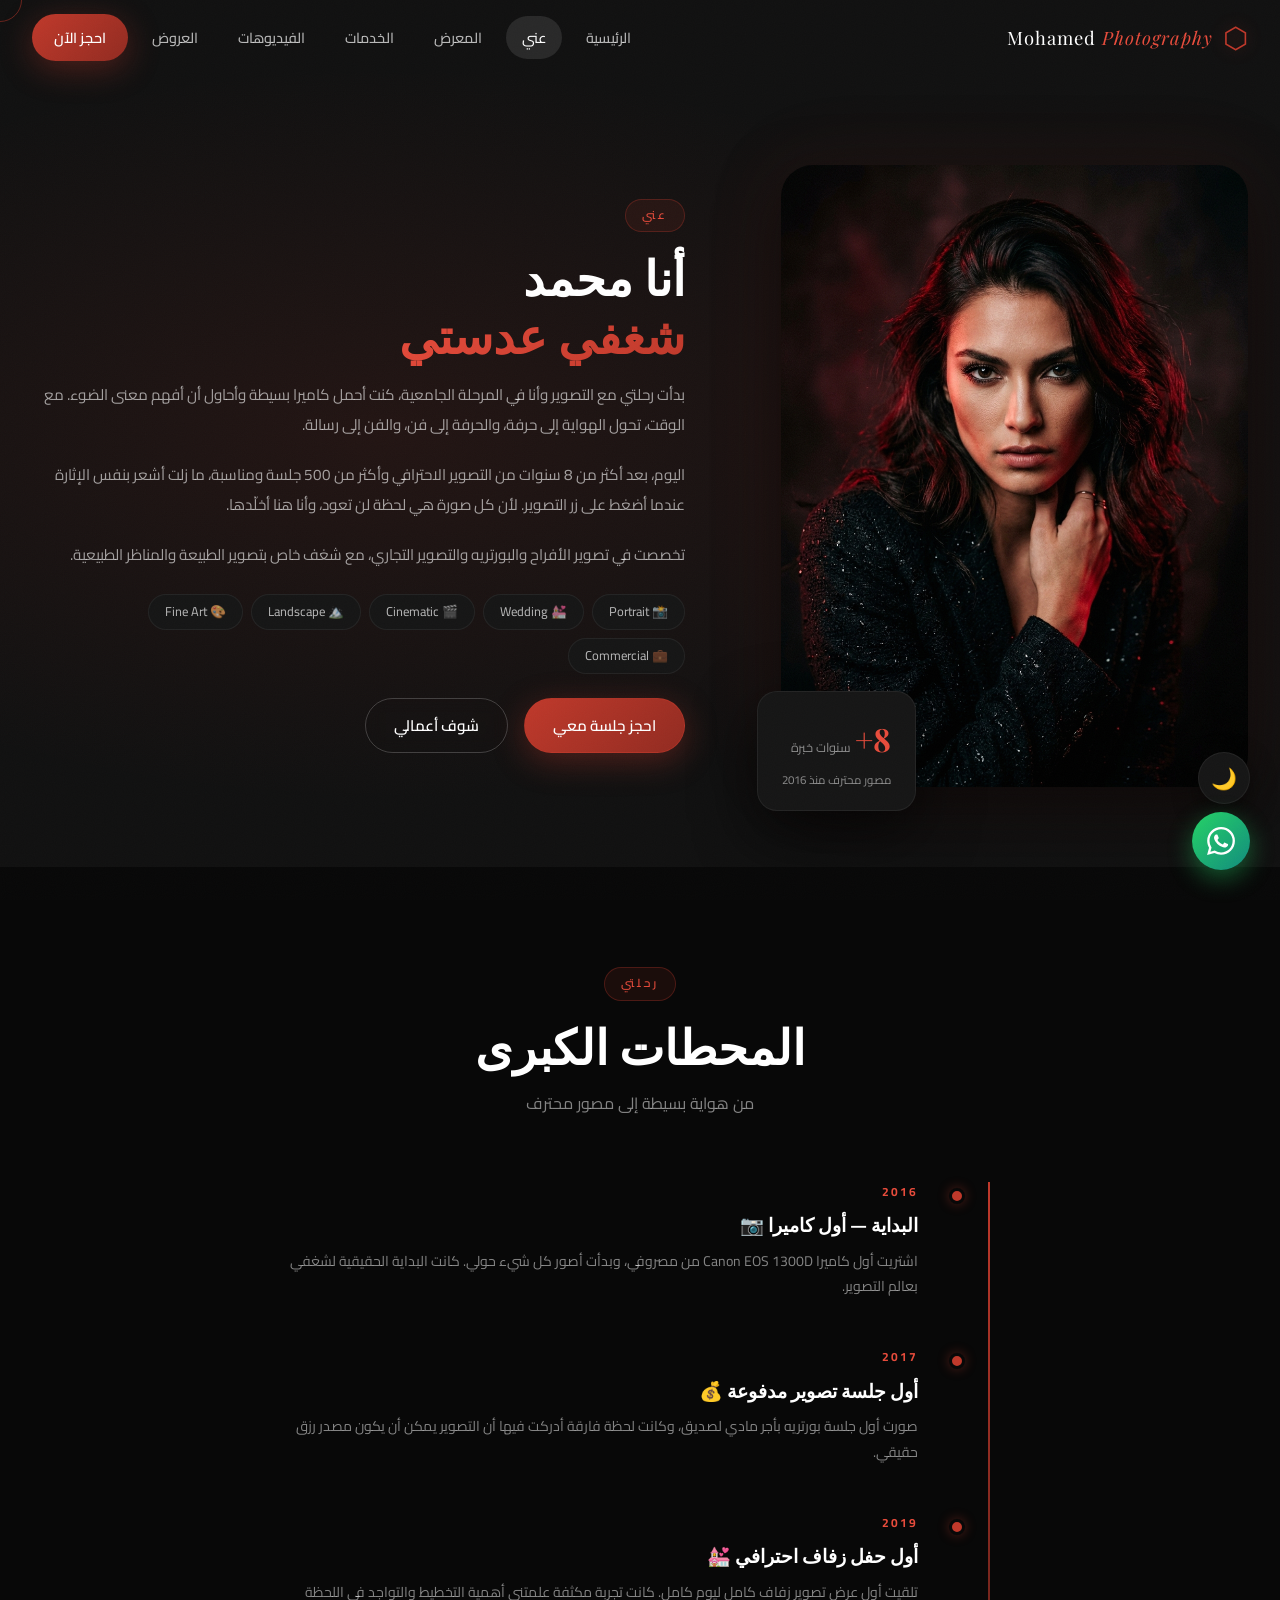
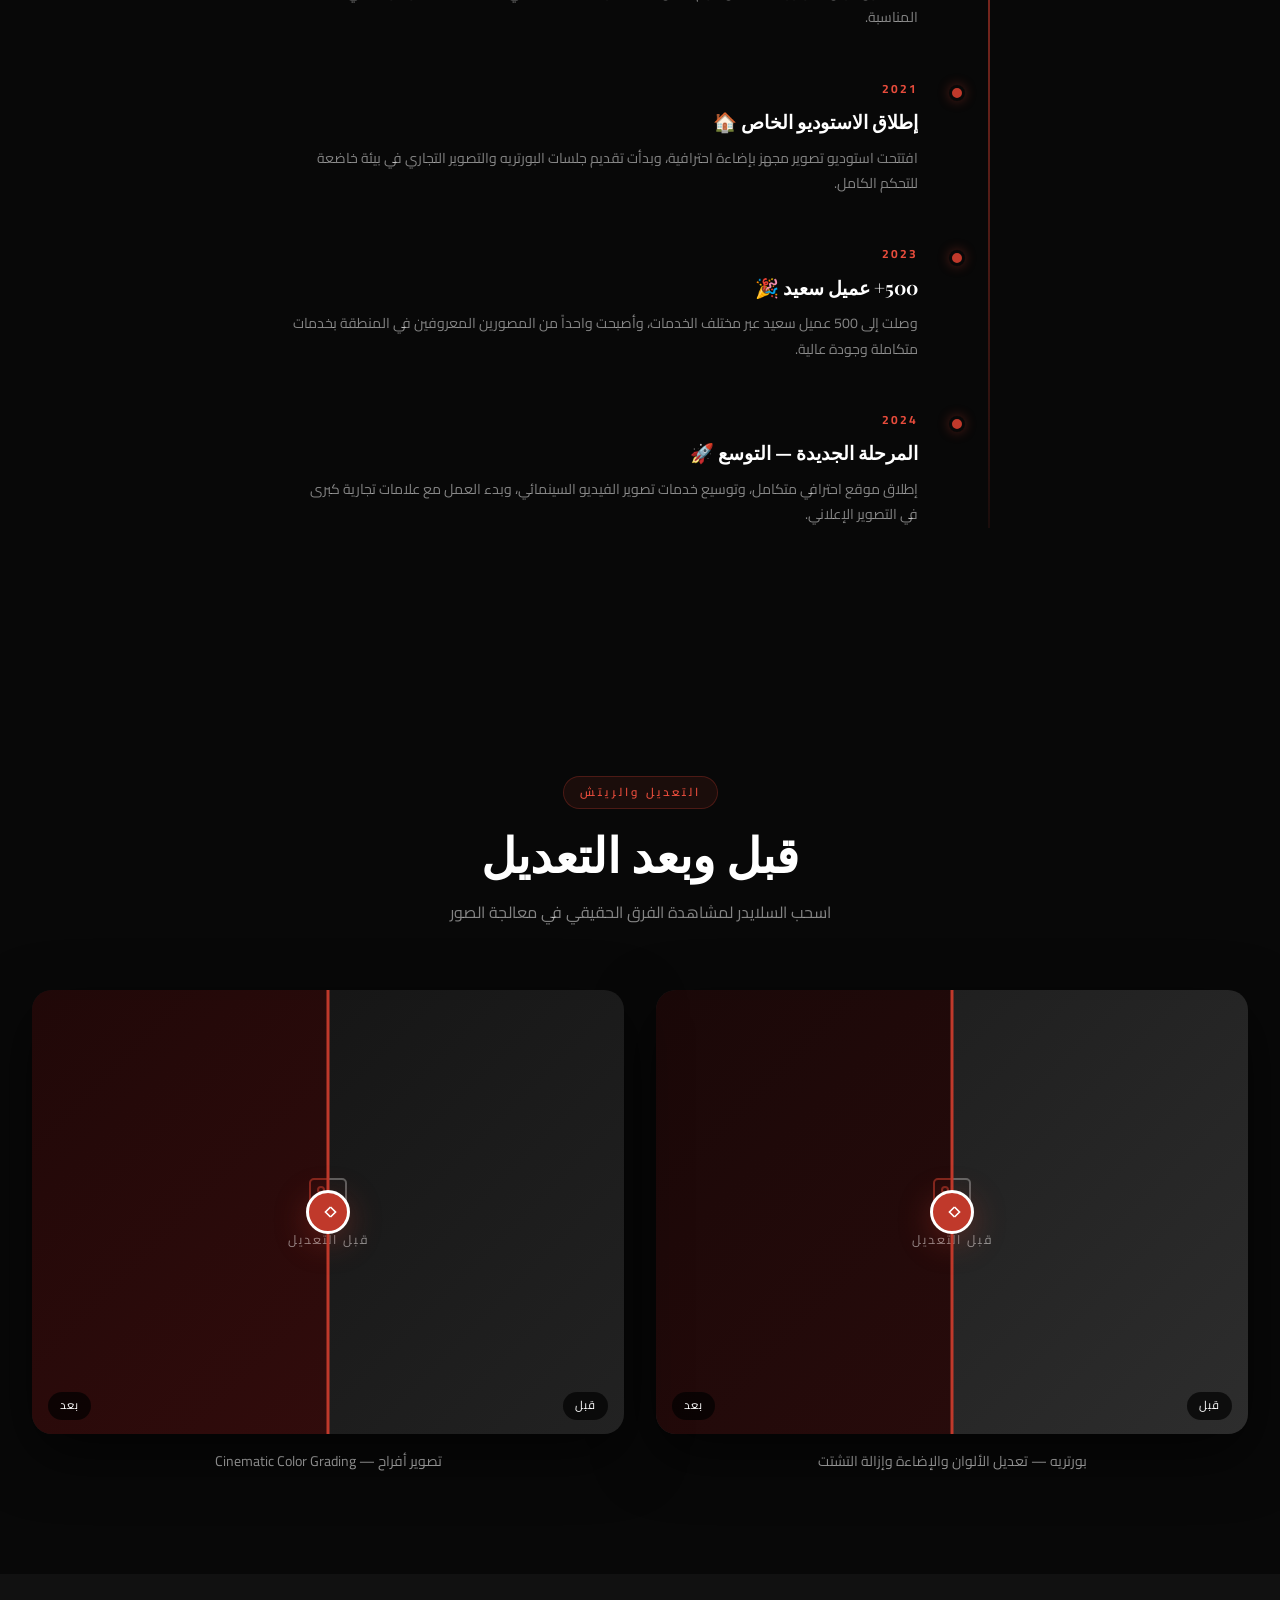
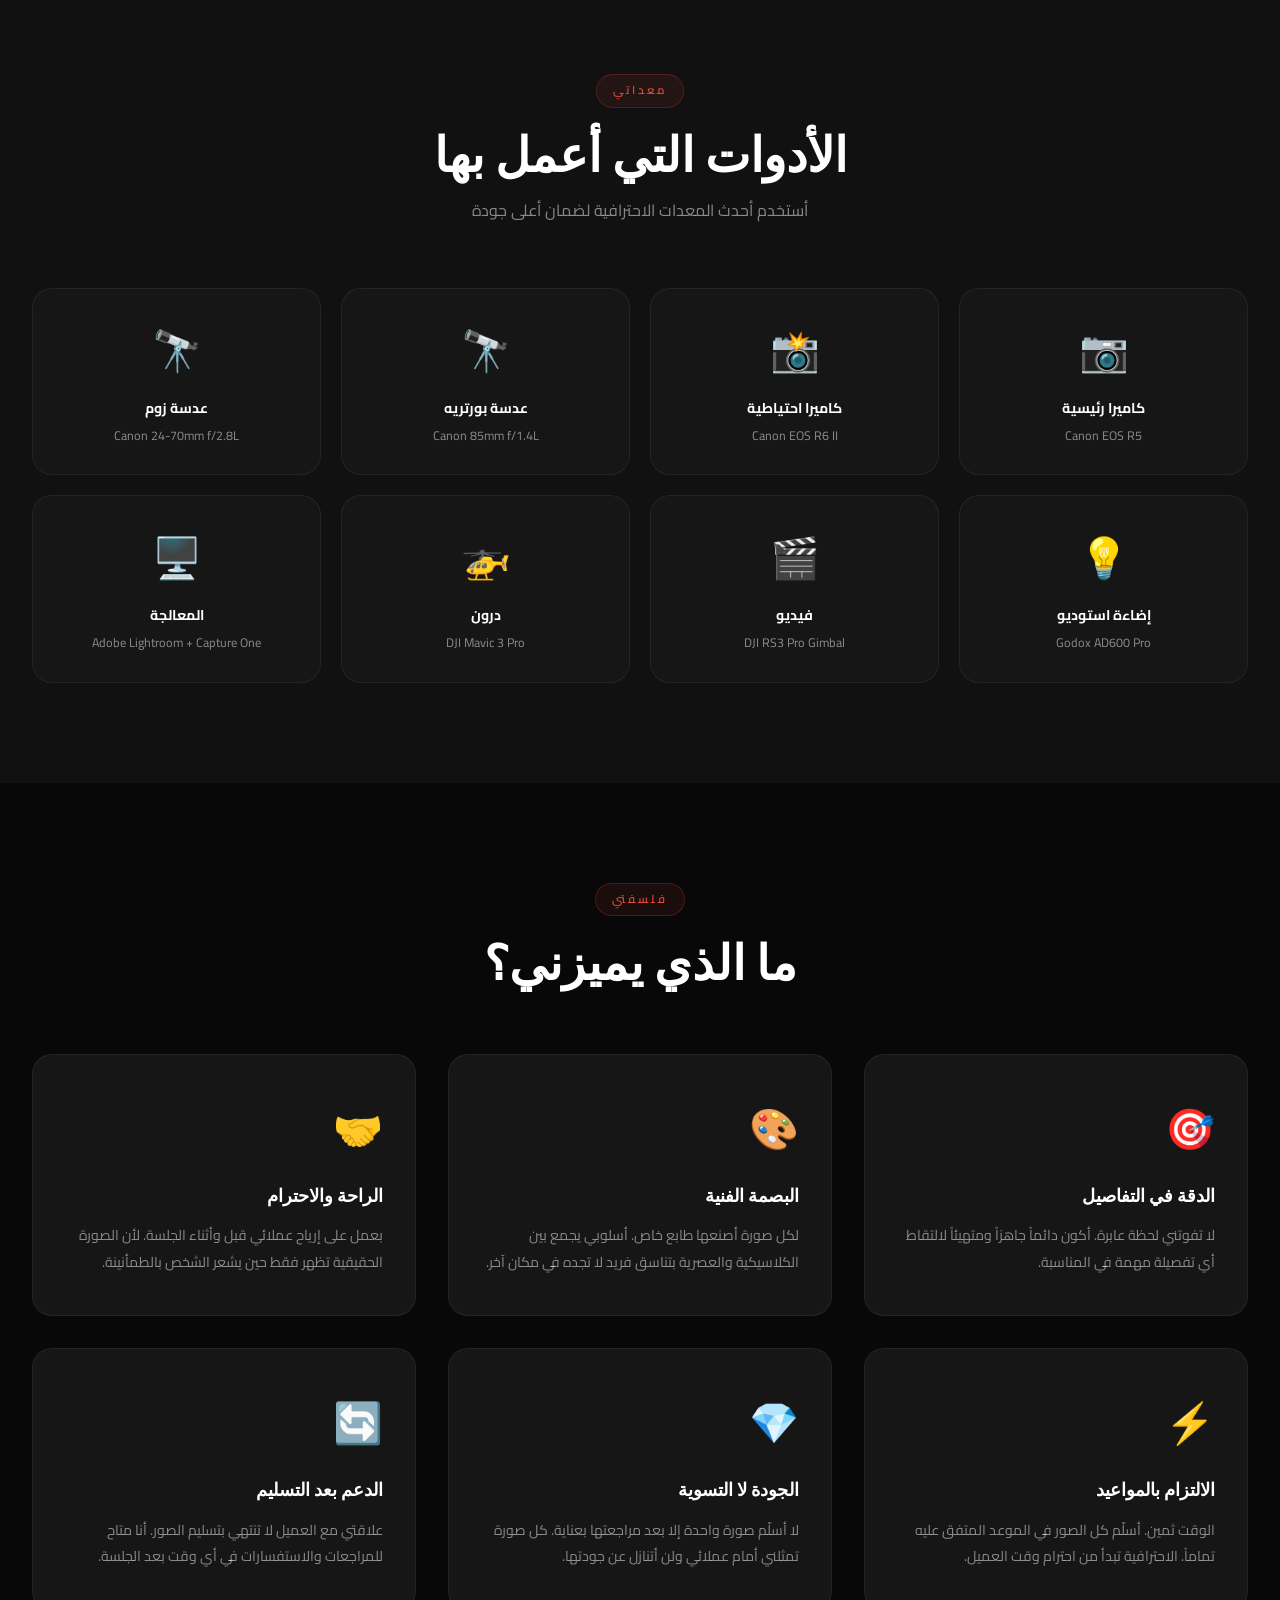
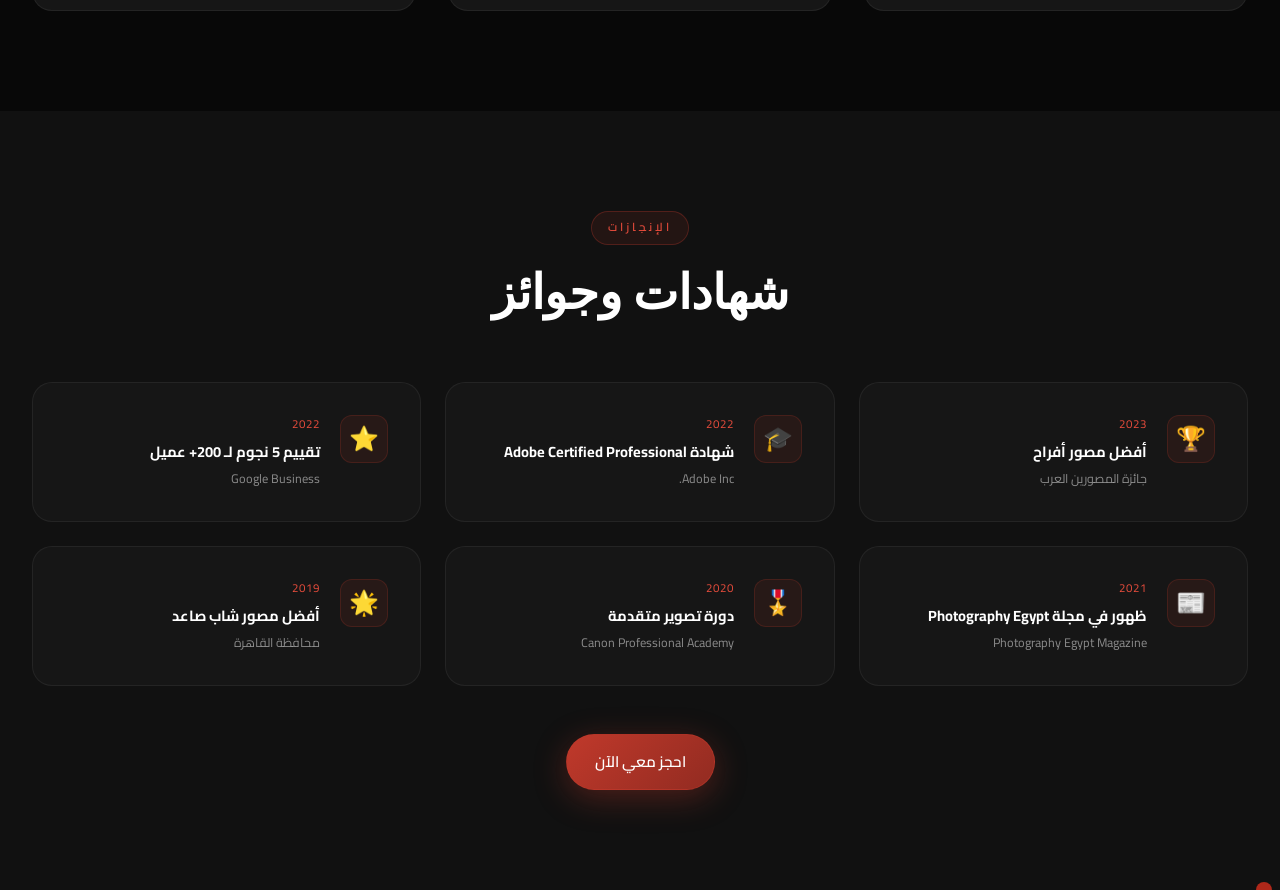
<file: about.html>
<!DOCTYPE html>
<html lang="ar" dir="rtl">
<head>
  <meta charset="UTF-8" />
  <meta name="viewport" content="width=device-width, initial-scale=1.0" />
  <title>عني | Mohamed Photography</title>
  <link rel="icon" type="image/png" href="images/favicon.png">
  <link rel="apple-touch-icon" href="images/logo.png">
  <meta name="description" content="تعرف على Mohamed — مصور فوتوغرافي احترافي بخبرة 8 سنوات. قصتي مع التصوير، معداتي، شهاداتي." />
  <link rel="preconnect" href="https://fonts.googleapis.com" />
  <link rel="preconnect" href="https://fonts.gstatic.com" crossorigin />
  <link href="https://fonts.googleapis.com/css2?family=Playfair+Display:wght@400;600;700;900&family=Cairo:wght@300;400;500;600;700;900&display=swap" rel="stylesheet" />
  <link rel="stylesheet" href="css/style.css" />
  <link rel="stylesheet" href="css/animations.css" />
  <style>
.page-hero {
  padding: calc(var(--nav-height) + 90px) 0 80px;
  background: var(--black-mid);
  position: relative; overflow: hidden;
}
.page-hero::before {
  content: '';
  position: absolute; inset: 0;
  background: radial-gradient(ellipse at 30% 50%, rgba(192,57,43,0.1) 0%, transparent 60%);
}
.about-page-grid {
  display: grid;
  grid-template-columns: 1fr 1.4fr;
  gap: 6rem; align-items: center;
  position: relative; z-index: 2;
}
.about-page-img-wrap { position: relative; }
.about-page-img {
  width: 100%; border-radius: var(--radius-xl);
  box-shadow: var(--shadow-lg), 0 0 80px rgba(192,57,43,0.12);
  object-fit: cover; aspect-ratio: 3/4;
  transition: transform 0.6s ease;
}
.about-page-img-wrap:hover .about-page-img { transform: scale(1.02); }
.about-float-card {
  position: absolute; bottom: -24px; left: -24px;
  background: var(--black-card); border: 1px solid var(--black-border);
  border-radius: var(--radius-lg); padding: 1.25rem 1.5rem;
  box-shadow: var(--shadow-lg);
  animation: floatBadge 3s ease-in-out infinite;
}
.float-stat { display: flex; align-items: baseline; gap: 4px; }
.float-num { font-family: var(--font-display); font-size: 2rem; font-weight: 700; color: var(--crimson-light); }
.float-label { font-size: 0.8rem; color: var(--white-50); }
.about-page-content {}
.about-page-content .section-title { margin-bottom: 1rem; }
.about-page-content p { color: var(--white-60, rgba(255,255,255,0.6)); line-height: 2; margin-bottom: 1.2rem; font-size: 0.95rem; }
.about-tags { display: flex; flex-wrap: wrap; gap: 0.5rem; margin: 1.5rem 0; }
.about-tag {
  padding: 6px 16px; border-radius: 100px;
  border: 1px solid var(--black-border);
  background: var(--black-card);
  font-size: 0.8rem; color: var(--white-70);
  transition: var(--transition);
}
.about-tag:hover { border-color: rgba(192,57,43,0.3); color: var(--crimson-light); }

/* Timeline */
.timeline-section { padding: 100px 0; background: var(--black); }
.timeline { position: relative; padding-right: 2rem; }
.timeline::before {
  content: ''; position: absolute;
  top: 0; right: 0; bottom: 0; width: 2px;
  background: linear-gradient(to bottom, var(--crimson), rgba(192,57,43,0.1));
}
.timeline-item {
  position: relative; padding-right: 2.5rem;
  margin-bottom: 3rem;
  opacity: 0; transform: translateX(20px);
  transition: opacity 0.6s ease, transform 0.6s ease;
}
.timeline-item.visible { opacity: 1; transform: translateX(0); }
.timeline-dot {
  position: absolute; right: -7px; top: 6px;
  width: 16px; height: 16px; border-radius: 50%;
  background: var(--crimson);
  border: 3px solid var(--black);
  box-shadow: 0 0 12px var(--crimson-glow);
}
.timeline-year {
  font-size: 0.75rem; color: var(--crimson-light);
  letter-spacing: 2px; text-transform: uppercase; font-weight: 700;
  margin-bottom: 6px;
}
.timeline-title {
  font-family: var(--font-display); font-size: 1.2rem; font-weight: 700;
  margin-bottom: 0.5rem;
}
.timeline-desc { font-size: 0.88rem; color: var(--white-50); line-height: 1.8; }

/* Equipment */
.equipment-section { padding: 100px 0; background: var(--black-mid); }
.equipment-grid {
  display: grid; grid-template-columns: repeat(4, 1fr); gap: 1.25rem;
}
.equip-card {
  background: var(--black-card); border: 1px solid var(--black-border);
  border-radius: var(--radius-lg); padding: 1.75rem 1.5rem;
  text-align: center; transition: var(--transition-slow);
}
.equip-card:hover {
  border-color: rgba(192,57,43,0.3); transform: translateY(-6px);
  box-shadow: var(--shadow-lg);
}
.equip-icon {
  font-size: 2.5rem; margin-bottom: 0.75rem; display: block;
}
.equip-name { font-size: 0.88rem; font-weight: 700; margin-bottom: 4px; }
.equip-model { font-size: 0.78rem; color: var(--white-50); }

/* Values */
.values-section { padding: 100px 0; background: var(--black); }
.values-grid { display: grid; grid-template-columns: repeat(3, 1fr); gap: 2rem; }
.value-card {
  background: var(--black-card); border: 1px solid var(--black-border);
  border-radius: var(--radius-lg); padding: 2.5rem 2rem;
  position: relative; overflow: hidden; transition: var(--transition-slow);
}
.value-card::before {
  content: ''; position: absolute; bottom: 0; left: 0; right: 0; height: 3px;
  background: linear-gradient(90deg, var(--crimson), var(--crimson-light));
  transform: scaleX(0); transform-origin: right; transition: transform var(--transition-slow);
}
.value-card:hover { transform: translateY(-6px); box-shadow: var(--shadow-lg); }
.value-card:hover::before { transform: scaleX(1); transform-origin: left; }
.value-icon { font-size: 2.5rem; margin-bottom: 1rem; display: block; }
.value-title { font-family: var(--font-display); font-size: 1.15rem; font-weight: 700; margin-bottom: 0.75rem; }
.value-desc { font-size: 0.88rem; color: var(--white-50); line-height: 1.9; }

/* Awards */
.awards-section { padding: 100px 0; background: var(--black-mid); }
.awards-grid { display: grid; grid-template-columns: repeat(3, 1fr); gap: 1.5rem; }
.award-card {
  background: var(--black-card); border: 1px solid var(--black-border);
  border-radius: var(--radius-lg); padding: 2rem;
  display: flex; gap: 1.25rem; align-items: flex-start;
  transition: var(--transition-slow);
}
.award-card:hover { border-color: rgba(192,57,43,0.25); transform: translateY(-4px); }
.award-icon-wrap {
  width: 48px; height: 48px; border-radius: var(--radius);
  background: var(--crimson-subtle); border: 1px solid rgba(192,57,43,0.2);
  display: flex; align-items: center; justify-content: center; flex-shrink: 0;
  font-size: 1.5rem;
}
.award-year { font-size: 0.72rem; color: var(--crimson-light); letter-spacing: 1px; text-transform: uppercase; margin-bottom: 4px; }
.award-title { font-size: 0.92rem; font-weight: 700; margin-bottom: 4px; }
.award-org { font-size: 0.78rem; color: var(--white-50); }

/* Before/After */
.before-after-section { padding: 100px 0; background: var(--black); }
.ba-grid { display: grid; grid-template-columns: repeat(2, 1fr); gap: 2rem; }
.ba-slider-wrap {
  border-radius: var(--radius-lg); overflow: hidden;
  position: relative; aspect-ratio: 4/3;
  cursor: col-resize; user-select: none;
  box-shadow: var(--shadow-lg);
}
.ba-before, .ba-after {
  position: absolute; inset: 0;
  display: flex; align-items: center; justify-content: center;
}
.ba-before { background: linear-gradient(135deg, #1a1a1a, #2d2d2d); }
.ba-after { background: linear-gradient(135deg, #1a0808, #2d0c0c); clip-path: inset(0 50% 0 0); transition: none; }
.ba-ph {
  display: flex; flex-direction: column; align-items: center; gap: 8px;
  pointer-events: none;
}
.ba-ph svg { width: 48px; height: 48px; }
.ba-ph span { font-size: 0.78rem; letter-spacing: 2px; text-transform: uppercase; opacity: 0.5; }
.ba-before .ba-ph svg { color: rgba(255,255,255,0.3); }
.ba-after .ba-ph svg { color: rgba(192,57,43,0.6); }
.ba-divider {
  position: absolute; top: 0; bottom: 0; width: 3px;
  background: var(--crimson); left: 50%; transform: translateX(-50%);
  z-index: 10; transition: none;
}
.ba-handle {
  position: absolute; top: 50%; left: 50%;
  transform: translate(-50%, -50%);
  width: 44px; height: 44px; border-radius: 50%;
  background: var(--crimson); border: 3px solid white;
  box-shadow: var(--shadow-crimson);
  display: flex; align-items: center; justify-content: center;
  z-index: 11;
}
.ba-handle svg { width: 20px; height: 20px; color: white; }
.ba-label-before, .ba-label-after {
  position: absolute; bottom: 14px;
  background: rgba(0,0,0,0.7); color: white;
  font-size: 0.72rem; letter-spacing: 1px; text-transform: uppercase;
  padding: 4px 12px; border-radius: 100px; z-index: 12;
}
.ba-label-before { right: 16px; }
.ba-label-after { left: 16px; }
.ba-title { padding: 1rem 0 0; font-size: 0.88rem; color: var(--white-70); text-align: center; }

@media (max-width:1024px) {
  .about-page-grid { grid-template-columns:1fr; gap:3rem; }
  .equipment-grid { grid-template-columns:repeat(2,1fr); }
  .values-grid { grid-template-columns:repeat(2,1fr); }
  .awards-grid { grid-template-columns:1fr; }
  .ba-grid { grid-template-columns:1fr; }
}
@media (max-width:640px) {
  .equipment-grid { grid-template-columns:repeat(2,1fr); }
  .values-grid { grid-template-columns:1fr; }
}
  </style>
</head>
<body>

<div id="preloader">
  <div class="preloader-inner">
    <div class="lens-ring"></div><div class="lens-ring ring2"></div><div class="lens-ring ring3"></div>
    <div class="aperture">
      <div class="aperture-blade"></div><div class="aperture-blade"></div>
      <div class="aperture-blade"></div><div class="aperture-blade"></div>
      <div class="aperture-blade"></div><div class="aperture-blade"></div>
    </div>
    <p class="preloader-text">Mohamed Photography</p>
  </div>
</div>

<nav id="navbar" class="navbar">
  <div class="nav-container">
    <a href="index.html" class="nav-logo">
      <span class="logo-icon">⬡</span>
      <span class="logo-text">Mohamed <em>Photography</em></span>
    </a>
    <button class="nav-toggle" id="navToggle"><span></span><span></span><span></span></button>
    <ul class="nav-links" id="navLinks">
      <li><a href="index.html" class="nav-link">الرئيسية</a></li>
      <li><a href="about.html" class="nav-link active">عني</a></li>
      <li><a href="gallery.html" class="nav-link">المعرض</a></li>
      <li><a href="services.html" class="nav-link">الخدمات</a></li>
      <li><a href="videos.html" class="nav-link">الفيديوهات</a></li>
      <li><a href="offers.html" class="nav-link">العروض</a></li>
      <li><a href="contact.html" class="nav-link nav-cta">احجز الآن</a></li>
    </ul>
  </div>
</nav>

<!-- HERO -->
<section class="page-hero">
  <div class="container">
    <div class="about-page-grid">
      <div class="about-page-img-wrap">
        <img src="gallery_portrait.jpg" alt="Mohamed — مصور فوتوغرافي" class="about-page-img" />
        <div class="about-float-card">
          <div class="float-stat">
            <span class="float-num">8+</span>
            <span class="float-label">سنوات خبرة</span>
          </div>
          <div style="font-size:0.72rem;color:var(--white-50);margin-top:4px">مصور محترف منذ 2016</div>
        </div>
      </div>
      <div class="about-page-content">
        <div class="section-tag">عني</div>
        <h1 class="section-title">أنا محمد<br/><span class="accent-text">شغفي عدستي</span></h1>
        <p>بدأت رحلتي مع التصوير وأنا في المرحلة الجامعية، كنت أحمل كاميرا بسيطة وأحاول أن أفهم معنى الضوء. مع الوقت، تحول الهواية إلى حرفة، والحرفة إلى فن، والفن إلى رسالة.</p>
        <p>اليوم، بعد أكثر من 8 سنوات من التصوير الاحترافي وأكثر من 500 جلسة ومناسبة، ما زلت أشعر بنفس الإثارة عندما أضغط على زر التصوير. لأن كل صورة هي لحظة لن تعود، وأنا هنا أخلّدها.</p>
        <p>تخصصت في تصوير الأفراح والبورتريه والتصوير التجاري، مع شغف خاص بتصوير الطبيعة والمناظر الطبيعية.</p>
        <div class="about-tags">
          <span class="about-tag">📸 Portrait</span>
          <span class="about-tag">💒 Wedding</span>
          <span class="about-tag">🎬 Cinematic</span>
          <span class="about-tag">🏔️ Landscape</span>
          <span class="about-tag">🎨 Fine Art</span>
          <span class="about-tag">💼 Commercial</span>
        </div>
        <div style="display:flex;gap:1rem;flex-wrap:wrap;margin-top:1.5rem">
          <a href="contact.html" class="btn btn-primary">احجز جلسة معي</a>
          <a href="gallery.html" class="btn btn-outline">شوف أعمالي</a>
        </div>
      </div>
    </div>
  </div>
</section>

<!-- TIMELINE -->
<section class="timeline-section">
  <div class="container">
    <div class="section-header">
      <div class="section-tag">رحلتي</div>
      <h2 class="section-title">المحطات الكبرى</h2>
      <p class="section-subtitle">من هواية بسيطة إلى مصور محترف</p>
    </div>
    <div style="max-width:700px;margin:0 auto">
      <div class="timeline">
        <div class="timeline-item">
          <div class="timeline-dot"></div>
          <div class="timeline-year">2016</div>
          <div class="timeline-title">البداية — أول كاميرا 📷</div>
          <div class="timeline-desc">اشتريت أول كاميرا Canon EOS 1300D من مصروفي، وبدأت أصور كل شيء حولي. كانت البداية الحقيقية لشغفي بعالم التصوير.</div>
        </div>
        <div class="timeline-item">
          <div class="timeline-dot"></div>
          <div class="timeline-year">2017</div>
          <div class="timeline-title">أول جلسة تصوير مدفوعة 💰</div>
          <div class="timeline-desc">صورت أول جلسة بورتريه بأجر مادي لصديق، وكانت لحظة فارقة أدركت فيها أن التصوير يمكن أن يكون مصدر رزق حقيقي.</div>
        </div>
        <div class="timeline-item">
          <div class="timeline-dot"></div>
          <div class="timeline-year">2019</div>
          <div class="timeline-title">أول حفل زفاف احترافي 💒</div>
          <div class="timeline-desc">تلقيت أول عرض تصوير زفاف كامل ليوم كامل. كانت تجربة مكثفة علمتني أهمية التخطيط والتواجد في اللحظة المناسبة.</div>
        </div>
        <div class="timeline-item">
          <div class="timeline-dot"></div>
          <div class="timeline-year">2021</div>
          <div class="timeline-title">إطلاق الاستوديو الخاص 🏠</div>
          <div class="timeline-desc">افتتحت استوديو تصوير مجهز بإضاءة احترافية، وبدأت تقديم جلسات البورتريه والتصوير التجاري في بيئة خاضعة للتحكم الكامل.</div>
        </div>
        <div class="timeline-item">
          <div class="timeline-dot"></div>
          <div class="timeline-year">2023</div>
          <div class="timeline-title">500+ عميل سعيد 🎉</div>
          <div class="timeline-desc">وصلت إلى 500 عميل سعيد عبر مختلف الخدمات، وأصبحت واحداً من المصورين المعروفين في المنطقة بخدمات متكاملة وجودة عالية.</div>
        </div>
        <div class="timeline-item">
          <div class="timeline-dot"></div>
          <div class="timeline-year">2024</div>
          <div class="timeline-title">المرحلة الجديدة — التوسع 🚀</div>
          <div class="timeline-desc">إطلاق موقع احترافي متكامل، وتوسيع خدمات تصوير الفيديو السينمائي، وبدء العمل مع علامات تجارية كبرى في التصوير الإعلاني.</div>
        </div>
      </div>
    </div>
  </div>
</section>

<!-- BEFORE/AFTER -->
<section class="before-after-section">
  <div class="container">
    <div class="section-header">
      <div class="section-tag">التعديل والريتش</div>
      <h2 class="section-title">قبل وبعد التعديل</h2>
      <p class="section-subtitle">اسحب السلايدر لمشاهدة الفرق الحقيقي في معالجة الصور</p>
    </div>
    <div class="ba-grid">
      <!-- Slider 1 -->
      <div>
        <div class="ba-slider-wrap" id="ba1">
          <div class="ba-before">
            <div class="ba-ph">
              <svg viewBox="0 0 24 24" fill="none" stroke="currentColor" stroke-width="1"><rect x="3" y="3" width="18" height="18" rx="2"/><circle cx="8.5" cy="8.5" r="1.5"/><polyline points="21 15 16 10 5 21"/></svg>
              <span>قبل التعديل</span>
            </div>
          </div>
          <div class="ba-after" id="ba1-after">
            <div class="ba-ph">
              <svg viewBox="0 0 24 24" fill="none" stroke="currentColor" stroke-width="1"><rect x="3" y="3" width="18" height="18" rx="2"/><circle cx="8.5" cy="8.5" r="1.5"/><polyline points="21 15 16 10 5 21"/></svg>
              <span>بعد التعديل</span>
            </div>
          </div>
          <div class="ba-divider" id="ba1-div"></div>
          <div class="ba-handle" id="ba1-handle">
            <svg viewBox="0 0 24 24" fill="none" stroke="currentColor" stroke-width="2"><polyline points="15 18 9 12 15 6"/><polyline points="9 18 3 12 9 6" transform="scale(-1,1) translate(-24,0)"/></svg>
          </div>
          <span class="ba-label-before">قبل</span>
          <span class="ba-label-after">بعد</span>
        </div>
        <div class="ba-title">بورتريه — تعديل الألوان والإضاءة وإزالة التشتت</div>
      </div>
      <!-- Slider 2 -->
      <div>
        <div class="ba-slider-wrap" id="ba2">
          <div class="ba-before" style="background:linear-gradient(135deg,#111,#222)">
            <div class="ba-ph">
              <svg viewBox="0 0 24 24" fill="none" stroke="currentColor" stroke-width="1"><rect x="3" y="3" width="18" height="18" rx="2"/><circle cx="8.5" cy="8.5" r="1.5"/><polyline points="21 15 16 10 5 21"/></svg>
              <span>قبل التعديل</span>
            </div>
          </div>
          <div class="ba-after" id="ba2-after" style="background:linear-gradient(135deg,#200808,#380d0d)">
            <div class="ba-ph">
              <svg viewBox="0 0 24 24" fill="none" stroke="currentColor" stroke-width="1"><rect x="3" y="3" width="18" height="18" rx="2"/><circle cx="8.5" cy="8.5" r="1.5"/><polyline points="21 15 16 10 5 21"/></svg>
              <span>بعد التعديل</span>
            </div>
          </div>
          <div class="ba-divider" id="ba2-div"></div>
          <div class="ba-handle" id="ba2-handle">
            <svg viewBox="0 0 24 24" fill="none" stroke="currentColor" stroke-width="2"><polyline points="15 18 9 12 15 6"/><polyline points="9 18 3 12 9 6" transform="scale(-1,1) translate(-24,0)"/></svg>
          </div>
          <span class="ba-label-before">قبل</span>
          <span class="ba-label-after">بعد</span>
        </div>
        <div class="ba-title">تصوير أفراح — Cinematic Color Grading</div>
      </div>
    </div>
  </div>
</section>

<!-- EQUIPMENT -->
<section class="equipment-section">
  <div class="container">
    <div class="section-header">
      <div class="section-tag">معداتي</div>
      <h2 class="section-title">الأدوات التي أعمل بها</h2>
      <p class="section-subtitle">أستخدم أحدث المعدات الاحترافية لضمان أعلى جودة</p>
    </div>
    <div class="equipment-grid">
      <div class="equip-card"><span class="equip-icon">📷</span><div class="equip-name">كاميرا رئيسية</div><div class="equip-model">Canon EOS R5</div></div>
      <div class="equip-card"><span class="equip-icon">📸</span><div class="equip-name">كاميرا احتياطية</div><div class="equip-model">Canon EOS R6 II</div></div>
      <div class="equip-card"><span class="equip-icon">🔭</span><div class="equip-name">عدسة بورتريه</div><div class="equip-model">Canon 85mm f/1.4L</div></div>
      <div class="equip-card"><span class="equip-icon">🔭</span><div class="equip-name">عدسة زوم</div><div class="equip-model">Canon 24-70mm f/2.8L</div></div>
      <div class="equip-card"><span class="equip-icon">💡</span><div class="equip-name">إضاءة استوديو</div><div class="equip-model">Godox AD600 Pro</div></div>
      <div class="equip-card"><span class="equip-icon">🎬</span><div class="equip-name">فيديو</div><div class="equip-model">DJI RS3 Pro Gimbal</div></div>
      <div class="equip-card"><span class="equip-icon">🚁</span><div class="equip-name">درون</div><div class="equip-model">DJI Mavic 3 Pro</div></div>
      <div class="equip-card"><span class="equip-icon">🖥️</span><div class="equip-name">المعالجة</div><div class="equip-model">Adobe Lightroom + Capture One</div></div>
    </div>
  </div>
</section>

<!-- VALUES -->
<section class="values-section">
  <div class="container">
    <div class="section-header">
      <div class="section-tag">فلسفتي</div>
      <h2 class="section-title">ما الذي يميزني؟</h2>
    </div>
    <div class="values-grid">
      <div class="value-card"><span class="value-icon">🎯</span><h3 class="value-title">الدقة في التفاصيل</h3><p class="value-desc">لا تفوتني لحظة عابرة. أكون دائماً جاهزاً ومتهيئاً لالتقاط أي تفصيلة مهمة في المناسبة.</p></div>
      <div class="value-card"><span class="value-icon">🎨</span><h3 class="value-title">البصمة الفنية</h3><p class="value-desc">لكل صورة أصنعها طابع خاص. أسلوبي يجمع بين الكلاسيكية والعصرية بتناسق فريد لا تجده في مكان آخر.</p></div>
      <div class="value-card"><span class="value-icon">🤝</span><h3 class="value-title">الراحة والاحترام</h3><p class="value-desc">بعمل على إرياح عملائي قبل وأثناء الجلسة. لأن الصورة الحقيقية تظهر فقط حين يشعر الشخص بالطمأنينة.</p></div>
      <div class="value-card"><span class="value-icon">⚡</span><h3 class="value-title">الالتزام بالمواعيد</h3><p class="value-desc">الوقت ثمين. أسلّم كل الصور في الموعد المتفق عليه تماماً. الاحترافية تبدأ من احترام وقت العميل.</p></div>
      <div class="value-card"><span class="value-icon">💎</span><h3 class="value-title">الجودة لا التسوية</h3><p class="value-desc">لا أسلّم صورة واحدة إلا بعد مراجعتها بعناية. كل صورة تمثلني أمام عملائي ولن أتنازل عن جودتها.</p></div>
      <div class="value-card"><span class="value-icon">🔄</span><h3 class="value-title">الدعم بعد التسليم</h3><p class="value-desc">علاقتي مع العميل لا تنتهي بتسليم الصور. أنا متاح للمراجعات والاستفسارات في أي وقت بعد الجلسة.</p></div>
    </div>
  </div>
</section>

<!-- AWARDS -->
<section class="awards-section">
  <div class="container">
    <div class="section-header">
      <div class="section-tag">الإنجازات</div>
      <h2 class="section-title">شهادات وجوائز</h2>
    </div>
    <div class="awards-grid">
      <div class="award-card"><div class="award-icon-wrap">🏆</div><div><div class="award-year">2023</div><div class="award-title">أفضل مصور أفراح</div><div class="award-org">جائزة المصورين العرب</div></div></div>
      <div class="award-card"><div class="award-icon-wrap">🎓</div><div><div class="award-year">2022</div><div class="award-title">شهادة Adobe Certified Professional</div><div class="award-org">Adobe Inc.</div></div></div>
      <div class="award-card"><div class="award-icon-wrap">⭐</div><div><div class="award-year">2022</div><div class="award-title">تقييم 5 نجوم لـ 200+ عميل</div><div class="award-org">Google Business</div></div></div>
      <div class="award-card"><div class="award-icon-wrap">📰</div><div><div class="award-year">2021</div><div class="award-title">ظهور في مجلة Photography Egypt</div><div class="award-org">Photography Egypt Magazine</div></div></div>
      <div class="award-card"><div class="award-icon-wrap">🎖️</div><div><div class="award-year">2020</div><div class="award-title">دورة تصوير متقدمة</div><div class="award-org">Canon Professional Academy</div></div></div>
      <div class="award-card"><div class="award-icon-wrap">🌟</div><div><div class="award-year">2019</div><div class="award-title">أفضل مصور شاب صاعد</div><div class="award-org">محافظة القاهرة</div></div></div>
    </div>
    <div class="text-center mt-4">
      <a href="contact.html" class="btn btn-primary">احجز معي الآن</a>
    </div>
  </div>
</section>

<a href="https://wa.me/201121044291?text=مرحباً، أريد الاستفسار عن خدمات التصوير" class="whatsapp-float" target="_blank" aria-label="واتساب">
  <svg viewBox="0 0 24 24" fill="currentColor"><path d="M17.472 14.382c-.297-.149-1.758-.867-2.03-.967-.273-.099-.471-.148-.67.15-.197.297-.767.966-.94 1.164-.173.199-.347.223-.644.075-.297-.15-1.255-.463-2.39-1.475-.883-.788-1.48-1.761-1.653-2.059-.173-.297-.018-.458.13-.606.134-.133.298-.347.446-.52.149-.174.198-.298.298-.497.099-.198.05-.371-.025-.52-.075-.149-.669-1.612-.916-2.207-.242-.579-.487-.5-.669-.51-.173-.008-.371-.01-.57-.01-.198 0-.52.074-.792.372-.272.297-1.04 1.016-1.04 2.479 0 1.462 1.065 2.875 1.213 3.074.149.198 2.096 3.2 5.077 4.487.709.306 1.262.489 1.694.625.712.227 1.36.195 1.871.118.571-.085 1.758-.719 2.006-1.413.248-.694.248-1.289.173-1.413-.074-.124-.272-.198-.57-.347m-5.421 7.403h-.004a9.87 9.87 0 01-5.031-1.378l-.361-.214-3.741.982.998-3.648-.235-.374a9.86 9.86 0 01-1.51-5.26c.001-5.45 4.436-9.884 9.888-9.884 2.64 0 5.122 1.03 6.988 2.898a9.825 9.825 0 012.893 6.994c-.003 5.45-4.437 9.884-9.885 9.884m8.413-18.297A11.815 11.815 0 0012.05 0C5.495 0 .16 5.335.157 11.892c0 2.096.547 4.142 1.588 5.945L.057 24l6.305-1.654a11.882 11.882 0 005.683 1.448h.005c6.554 0 11.89-5.335 11.893-11.893a11.821 11.821 0 00-3.48-8.413z"/></svg>
  <span class="wa-tooltip">تواصل الآن</span>
</a>

<script src="js/main.js"></script>
<script>
// Before/After Sliders
function initBASlider(id) {
  const wrap = document.getElementById(id);
  if (!wrap) return;
  const after = document.getElementById(id + '-after');
  const div = document.getElementById(id + '-div');
  const handle = document.getElementById(id + '-handle');
  let dragging = false;

  function setPos(x) {
    const rect = wrap.getBoundingClientRect();
    let pct = Math.min(Math.max((x - rect.left) / rect.width * 100, 2), 98);
    // Since RTL, invert for Arabic
    after.style.clipPath = `inset(0 ${pct}% 0 0)`;
    div.style.left = (100 - pct) + '%';
    handle.style.left = (100 - pct) + '%';
  }

  wrap.addEventListener('mousedown', (e) => { dragging = true; setPos(e.clientX); });
  window.addEventListener('mousemove', (e) => { if (dragging) setPos(e.clientX); });
  window.addEventListener('mouseup', () => { dragging = false; });
  wrap.addEventListener('touchstart', (e) => { dragging = true; setPos(e.touches[0].clientX); });
  window.addEventListener('touchmove', (e) => { if (dragging) setPos(e.touches[0].clientX); });
  window.addEventListener('touchend', () => { dragging = false; });

  // Init at 50%
  setPos(wrap.getBoundingClientRect().left + wrap.getBoundingClientRect().width / 2);
}
initBASlider('ba1');
initBASlider('ba2');

// Timeline reveal
const timelineItems = document.querySelectorAll('.timeline-item');
const tlObs = new IntersectionObserver((entries) => {
  entries.forEach((entry, i) => {
    if (entry.isIntersecting) {
      setTimeout(() => entry.target.classList.add('visible'), i * 120);
      tlObs.unobserve(entry.target);
    }
  });
}, { threshold: 0.15 });
timelineItems.forEach(item => tlObs.observe(item));
</script>
</body>
</html>
</file>
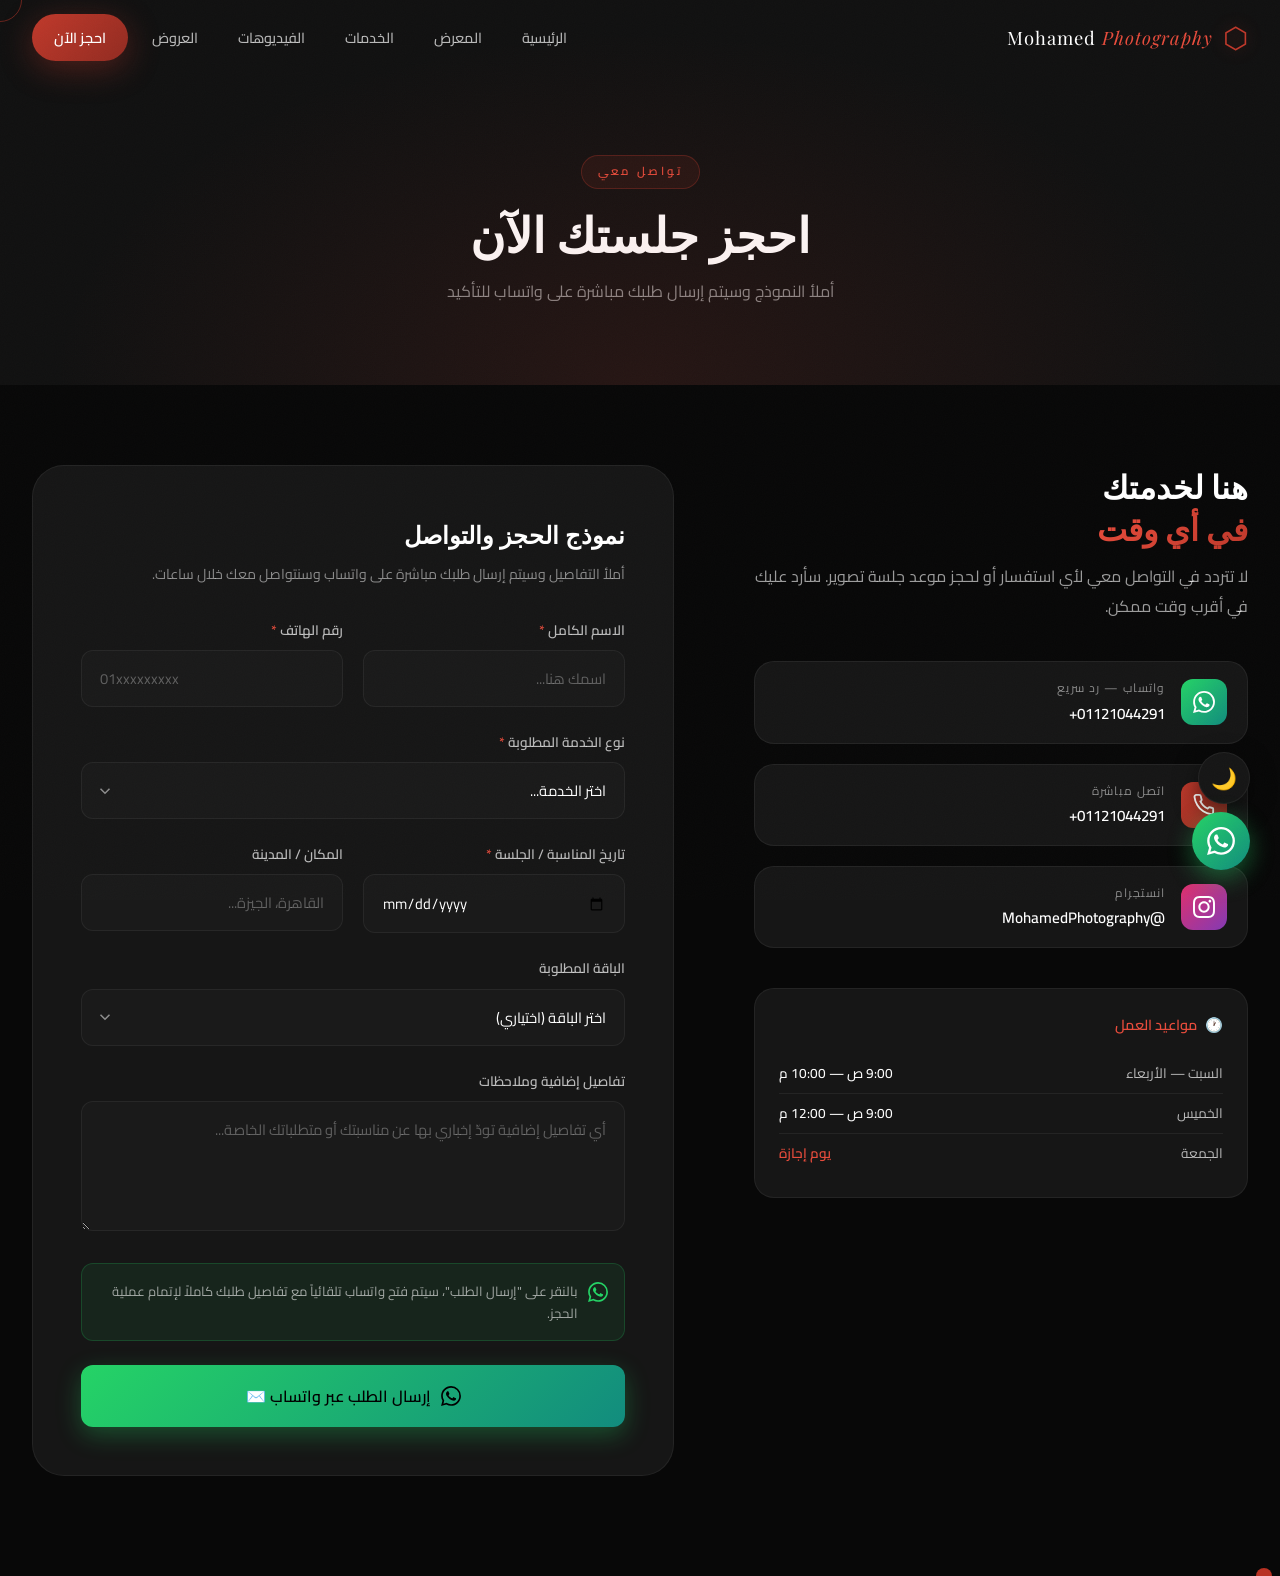
<file: contact.html>
<!DOCTYPE html>
<html lang="ar" dir="rtl">
<head>
  <meta charset="UTF-8" />
  <meta name="viewport" content="width=device-width, initial-scale=1.0" />
  <title>تواصل واحجز | Mohamed Photography</title>
  <link rel="icon" type="image/png" href="images/favicon.png">
  <link rel="apple-touch-icon" href="images/logo.png">
  <meta name="description" content="تواصل مع Mohamed Photography لحجز جلسة تصوير احترافية. اترك طلبك وسيتم إرساله مباشرة على واتساب." />
  <link rel="preconnect" href="https://fonts.googleapis.com" />
  <link rel="preconnect" href="https://fonts.gstatic.com" crossorigin />
  <link href="https://fonts.googleapis.com/css2?family=Playfair+Display:wght@400;600;700;900&family=Cairo:wght@300;400;500;600;700;900&family=Cormorant+Garamond:ital,wght@0,300;0,400;0,600;1,300;1,400&display=swap" rel="stylesheet" />
  <link rel="stylesheet" href="css/style.css" />
  <link rel="stylesheet" href="css/animations.css" />
  <style>
    .contact-hero {
      padding: calc(var(--nav-height) + 80px) 0 80px;
      text-align: center;
      background: var(--black-mid);
      position: relative;
      overflow: hidden;
    }
    .contact-hero::before {
      content: '';
      position: absolute;
      inset: 0;
      background: radial-gradient(ellipse at 50% 100%, rgba(192,57,43,0.12) 0%, transparent 65%);
    }

    /* ---- CONTACT SECTION ---- */
    .contact-section {
      padding: 80px 0 100px;
      background: var(--black);
    }
    .contact-grid {
      display: grid;
      grid-template-columns: 1fr 1.3fr;
      gap: 5rem;
      align-items: start;
    }

    /* Info Panel */
    .contact-info {
      position: sticky;
      top: calc(var(--nav-height) + 2rem);
    }
    .contact-info h2 {
      font-family: var(--font-display);
      font-size: 2rem; font-weight: 700;
      margin-bottom: 0.75rem;
      line-height: 1.3;
    }
    .contact-info > p {
      color: var(--white-60, rgba(255,255,255,0.6));
      line-height: 1.9;
      margin-bottom: 2.5rem;
    }

    .contact-methods {
      display: flex; flex-direction: column; gap: 1.25rem;
      margin-bottom: 2.5rem;
    }
    .contact-method {
      display: flex; align-items: center; gap: 16px;
      background: var(--black-card);
      border: 1px solid var(--black-border);
      border-radius: var(--radius-lg);
      padding: 1rem 1.25rem;
      transition: var(--transition);
      text-decoration: none;
    }
    .contact-method:hover {
      border-color: rgba(192,57,43,0.3);
      transform: translateX(-4px);
    }
    .method-icon {
      width: 46px; height: 46px;
      border-radius: var(--radius);
      display: flex; align-items: center; justify-content: center;
      flex-shrink: 0;
    }
    .method-icon.whatsapp { background: linear-gradient(135deg, #25d366, #128c7e); }
    .method-icon.phone { background: linear-gradient(135deg, var(--crimson), var(--crimson-dark)); }
    .method-icon.instagram { background: linear-gradient(135deg, #e1306c, #833ab4); }
    .method-icon svg { width: 22px; height: 22px; color: white; }
    .method-label {
      font-size: 0.75rem; color: var(--white-50);
      text-transform: uppercase; letter-spacing: 1px;
      margin-bottom: 2px;
    }
    .method-value {
      font-size: 0.95rem; color: var(--white); font-weight: 600;
    }

    .working-hours {
      background: var(--black-card);
      border: 1px solid var(--black-border);
      border-radius: var(--radius-lg);
      padding: 1.5rem;
    }
    .working-hours h4 {
      font-size: 0.9rem; font-weight: 600; margin-bottom: 1rem;
      color: var(--crimson-light);
      display: flex; align-items: center; gap: 8px;
    }
    .working-hours h4::before { content: '🕐'; }
    .hours-row {
      display: flex; justify-content: space-between;
      padding: 0.5rem 0;
      border-bottom: 1px solid var(--black-border);
      font-size: 0.85rem;
    }
    .hours-row:last-child { border-bottom: none; }
    .hours-row .day { color: var(--white-70); }
    .hours-row .time { color: var(--white); font-weight: 500; }
    .hours-row .closed { color: var(--crimson-light); font-weight: 600; }

    /* Booking Form */
    .booking-form-wrapper {
      background: var(--black-card);
      border: 1px solid var(--black-border);
      border-radius: var(--radius-xl);
      padding: 3rem;
    }
    .booking-form-wrapper h3 {
      font-family: var(--font-display);
      font-size: 1.5rem; font-weight: 700;
      margin-bottom: 0.5rem;
    }
    .booking-form-wrapper > p {
      color: var(--white-50); font-size: 0.88rem;
      margin-bottom: 2rem; line-height: 1.7;
    }

    .form-group {
      margin-bottom: 1.5rem;
    }
    .form-label {
      display: block;
      font-size: 0.85rem; font-weight: 600;
      color: var(--white-70);
      margin-bottom: 0.5rem;
    }
    .form-label span { color: var(--crimson-light); }

    .form-input, .form-select, .form-textarea {
      width: 100%;
      background: var(--black-soft);
      border: 1px solid var(--black-border);
      border-radius: var(--radius);
      padding: 14px 18px;
      font-family: var(--font-arabic);
      font-size: 0.92rem;
      color: var(--white);
      transition: var(--transition);
      outline: none;
      -webkit-appearance: none;
    }
    .form-input::placeholder, .form-textarea::placeholder {
      color: var(--white-30, rgba(255,255,255,0.3));
    }
    .form-input:focus, .form-select:focus, .form-textarea:focus {
      border-color: var(--crimson);
      box-shadow: 0 0 0 3px rgba(192,57,43,0.15);
      background: var(--black-soft);
    }
    .form-select {
      cursor: pointer;
      background-image: url("data:image/svg+xml,%3Csvg xmlns='http://www.w3.org/2000/svg' viewBox='0 0 24 24' fill='none' stroke='rgba(255,255,255,0.5)' stroke-width='2'%3E%3Cpath d='M6 9l6 6 6-6'/%3E%3C/svg%3E");
      background-repeat: no-repeat;
      background-position: left 14px center;
      background-size: 18px;
      padding-left: 40px;
    }
    .form-select option { background: var(--black-soft); color: var(--white); }

    .form-textarea {
      min-height: 130px;
      resize: vertical;
    }

    .form-row {
      display: grid;
      grid-template-columns: 1fr 1fr;
      gap: 1.25rem;
    }

    .form-submit-note {
      display: flex; align-items: flex-start; gap: 10px;
      background: rgba(37,211,102,0.08);
      border: 1px solid rgba(37,211,102,0.2);
      border-radius: var(--radius);
      padding: 1rem;
      margin-bottom: 1.5rem;
    }
    .form-submit-note svg { width: 20px; height: 20px; color: #25d366; flex-shrink: 0; margin-top: 2px; }
    .form-submit-note p { font-size: 0.82rem; color: var(--white-60, rgba(255,255,255,0.6)); line-height: 1.7; }

    .btn-submit {
      width: 100%;
      justify-content: center;
      font-size: 1rem;
      padding: 16px;
      border-radius: var(--radius);
      background: linear-gradient(135deg, #25d366, #128c7e);
      box-shadow: 0 8px 24px rgba(37,211,102,0.3);
    }
    .btn-submit:hover {
      box-shadow: 0 16px 40px rgba(37,211,102,0.45);
      transform: translateY(-3px);
    }

    /* Success Message */
    .success-toast {
      position: fixed; bottom: 30px; right: 30px;
      background: var(--black-card);
      border: 1px solid rgba(46,204,113,0.4);
      border-radius: var(--radius-lg);
      padding: 1.25rem 1.5rem;
      display: flex; align-items: center; gap: 12px;
      box-shadow: var(--shadow-lg);
      z-index: 9999;
      transform: translateY(100px);
      opacity: 0;
      transition: var(--transition-spring);
      max-width: 360px;
    }
    .success-toast.show { transform: translateY(0); opacity: 1; }
    .success-toast-icon {
      width: 40px; height: 40px;
      border-radius: 50%;
      background: linear-gradient(135deg, #25d366, #128c7e);
      display: flex; align-items: center; justify-content: center;
      flex-shrink: 0;
    }
    .success-toast-icon svg { width: 20px; height: 20px; color: white; }
    .success-toast strong { display: block; margin-bottom: 2px; }
    .success-toast span { font-size: 0.82rem; color: var(--white-60, rgba(255,255,255,0.6)); }

    @media (max-width: 1024px) {
      .contact-grid { grid-template-columns: 1fr; }
      .contact-info { position: static; }
    }
    @media (max-width: 600px) {
      .form-row { grid-template-columns: 1fr; }
      .booking-form-wrapper { padding: 2rem 1.5rem; }
    }
  </style>
</head>
<body>

  <div id="preloader">
    <div class="preloader-inner">
      <div class="lens-ring"></div><div class="lens-ring ring2"></div><div class="lens-ring ring3"></div>
      <div class="aperture">
        <div class="aperture-blade"></div><div class="aperture-blade"></div>
        <div class="aperture-blade"></div><div class="aperture-blade"></div>
        <div class="aperture-blade"></div><div class="aperture-blade"></div>
      </div>
      <p class="preloader-text">Mohamed Photography</p>
    </div>
  </div>

  <nav id="navbar" class="navbar">
    <div class="nav-container">
      <a href="index.html" class="nav-logo">
        <span class="logo-icon">⬡</span>
        <span class="logo-text">Mohamed <em>Photography</em></span>
      </a>
      <button class="nav-toggle" id="navToggle"><span></span><span></span><span></span></button>
      <ul class="nav-links" id="navLinks">
        <li><a href="index.html" class="nav-link">الرئيسية</a></li>
        <li><a href="gallery.html" class="nav-link">المعرض</a></li>
        <li><a href="services.html" class="nav-link">الخدمات</a></li>
        <li><a href="videos.html" class="nav-link">الفيديوهات</a></li>
        <li><a href="offers.html" class="nav-link">العروض</a></li>
        <li><a href="contact.html" class="nav-link active nav-cta">احجز الآن</a></li>
      </ul>
    </div>
  </nav>

  <section class="contact-hero">
    <div class="container">
      <div class="section-tag">تواصل معي</div>
      <h1 class="section-title">احجز جلستك الآن</h1>
      <p style="color:var(--white-50); max-width:500px; margin: 0 auto;">أملأ النموذج وسيتم إرسال طلبك مباشرة على واتساب للتأكيد</p>
    </div>
  </section>

  <section class="contact-section">
    <div class="container">
      <div class="contact-grid">

        <!-- Info Panel -->
        <div class="contact-info">
          <h2>هنا لخدمتك<br/><span class="accent-text">في أي وقت</span></h2>
          <p>لا تتردد في التواصل معي لأي استفسار أو لحجز موعد جلسة تصوير. سأرد عليك في أقرب وقت ممكن.</p>

          <div class="contact-methods">
            <a href="https://wa.me/201121044291" class="contact-method" target="_blank" id="contact-whatsapp">
              <div class="method-icon whatsapp">
                <svg viewBox="0 0 24 24" fill="currentColor"><path d="M17.472 14.382c-.297-.149-1.758-.867-2.03-.967-.273-.099-.471-.148-.67.15-.197.297-.767.966-.94 1.164-.173.199-.347.223-.644.075-.297-.15-1.255-.463-2.39-1.475-.883-.788-1.48-1.761-1.653-2.059-.173-.297-.018-.458.13-.606.134-.133.298-.347.446-.52.149-.174.198-.298.298-.497.099-.198.05-.371-.025-.52-.075-.149-.669-1.612-.916-2.207-.242-.579-.487-.5-.669-.51-.173-.008-.371-.01-.57-.01-.198 0-.52.074-.792.372-.272.297-1.04 1.016-1.04 2.479 0 1.462 1.065 2.875 1.213 3.074.149.198 2.096 3.2 5.077 4.487.709.306 1.262.489 1.694.625.712.227 1.36.195 1.871.118.571-.085 1.758-.719 2.006-1.413.248-.694.248-1.289.173-1.413-.074-.124-.272-.198-.57-.347m-5.421 7.403h-.004a9.87 9.87 0 01-5.031-1.378l-.361-.214-3.741.982.998-3.648-.235-.374a9.86 9.86 0 01-1.51-5.26c.001-5.45 4.436-9.884 9.888-9.884 2.64 0 5.122 1.03 6.988 2.898a9.825 9.825 0 012.893 6.994c-.003 5.45-4.437 9.884-9.885 9.884m8.413-18.297A11.815 11.815 0 0012.05 0C5.495 0 .16 5.335.157 11.892c0 2.096.547 4.142 1.588 5.945L.057 24l6.305-1.654a11.882 11.882 0 005.683 1.448h.005c6.554 0 11.89-5.335 11.893-11.893a11.821 11.821 0 00-3.48-8.413z"/></svg>
              </div>
              <div>
                <div class="method-label">واتساب — رد سريع</div>
                <div class="method-value">01121044291+</div>
              </div>
            </a>
            <a href="tel:+201121044291" class="contact-method" id="contact-phone">
              <div class="method-icon phone">
                <svg viewBox="0 0 24 24" fill="none" stroke="currentColor" stroke-width="2"><path d="M22 16.92v3a2 2 0 0 1-2.18 2 19.79 19.79 0 0 1-8.63-3.07A19.5 19.5 0 0 1 4.69 12 19.79 19.79 0 0 1 1.63 3.18 2 2 0 0 1 3.6 1h3a2 2 0 0 1 2 1.72 12.84 12.84 0 0 0 .7 2.81 2 2 0 0 1-.45 2.11L8.09 8a16 16 0 0 0 7.86 7.86l.76-.76a2 2 0 0 1 2.11-.45 12.84 12.84 0 0 0 2.81.7A2 2 0 0 1 22 16.92z"/></svg>
              </div>
              <div>
                <div class="method-label">اتصل مباشرة</div>
                <div class="method-value">01121044291+</div>
              </div>
            </a>
            <a href="#" class="contact-method" id="contact-instagram">
              <div class="method-icon instagram">
                <svg viewBox="0 0 24 24" fill="currentColor"><path d="M12 2.163c3.204 0 3.584.012 4.85.07 3.252.148 4.771 1.691 4.919 4.919.058 1.265.069 1.645.069 4.849 0 3.205-.012 3.584-.069 4.849-.149 3.225-1.664 4.771-4.919 4.919-1.266.058-1.644.07-4.85.07-3.204 0-3.584-.012-4.849-.07-3.26-.149-4.771-1.699-4.919-4.92-.058-1.265-.07-1.644-.07-4.849 0-3.204.013-3.583.07-4.849.149-3.227 1.664-4.771 4.919-4.919 1.266-.057 1.645-.069 4.849-.069zm0-2.163c-3.259 0-3.667.014-4.947.072-4.358.2-6.78 2.618-6.98 6.98-.059 1.281-.073 1.689-.073 4.948 0 3.259.014 3.668.072 4.948.2 4.358 2.618 6.78 6.98 6.98 1.281.058 1.689.072 4.948.072 3.259 0 3.668-.014 4.948-.072 4.354-.2 6.782-2.618 6.979-6.98.059-1.28.073-1.689.073-4.948 0-3.259-.014-3.667-.072-4.947-.196-4.354-2.617-6.78-6.979-6.98-1.281-.059-1.69-.073-4.949-.073zm0 5.838c-3.403 0-6.162 2.759-6.162 6.162s2.759 6.163 6.162 6.163 6.162-2.759 6.162-6.163c0-3.403-2.759-6.162-6.162-6.162zm0 10.162c-2.209 0-4-1.79-4-4 0-2.209 1.791-4 4-4s4 1.791 4 4c0 2.21-1.791 4-4 4zm6.406-11.845c-.796 0-1.441.645-1.441 1.44s.645 1.44 1.441 1.44c.795 0 1.439-.645 1.439-1.44s-.644-1.44-1.439-1.44z"/></svg>
              </div>
              <div>
                <div class="method-label">انستجرام</div>
                <div class="method-value">@MohamedPhotography</div>
              </div>
            </a>
          </div>

          <div class="working-hours">
            <h4>مواعيد العمل</h4>
            <div class="hours-row">
              <span class="day">السبت — الأربعاء</span>
              <span class="time">9:00 ص — 10:00 م</span>
            </div>
            <div class="hours-row">
              <span class="day">الخميس</span>
              <span class="time">9:00 ص — 12:00 م</span>
            </div>
            <div class="hours-row">
              <span class="day">الجمعة</span>
              <span class="closed">يوم إجازة</span>
            </div>
          </div>
        </div>

        <!-- Booking Form -->
        <div class="booking-form-wrapper">
          <h3>نموذج الحجز والتواصل</h3>
          <p>أملأ التفاصيل وسيتم إرسال طلبك مباشرة على واتساب وسنتواصل معك خلال ساعات.</p>

          <form id="bookingForm" novalidate>
            <div class="form-row">
              <div class="form-group">
                <label class="form-label" for="clientName">الاسم الكامل <span>*</span></label>
                <input type="text" id="clientName" class="form-input" placeholder="اسمك هنا..." required />
              </div>
              <div class="form-group">
                <label class="form-label" for="clientPhone">رقم الهاتف <span>*</span></label>
                <input type="tel" id="clientPhone" class="form-input" placeholder="01xxxxxxxxx" required />
              </div>
            </div>

            <div class="form-group">
              <label class="form-label" for="serviceType">نوع الخدمة المطلوبة <span>*</span></label>
              <select id="serviceType" class="form-select" required>
                <option value="">اختر الخدمة...</option>
                <option value="wedding">تصوير أفراح وخطوبة</option>
                <option value="portrait">جلسة بورتريه / فاشون</option>
                <option value="product">تصوير منتجات تجاري</option>
                <option value="events">تغطية مناسبات وفعاليات</option>
                <option value="nature">تصوير طبيعة / رحلات</option>
                <option value="video">تصوير فيديو / كليب</option>
                <option value="other">أخرى (اذكر في التفاصيل)</option>
              </select>
            </div>

            <div class="form-row">
              <div class="form-group">
                <label class="form-label" for="eventDate">تاريخ المناسبة / الجلسة <span>*</span></label>
                <input type="date" id="eventDate" class="form-input" required />
              </div>
              <div class="form-group">
                <label class="form-label" for="eventLocation">المكان / المدينة</label>
                <input type="text" id="eventLocation" class="form-input" placeholder="القاهرة، الجيزة..." />
              </div>
            </div>

            <div class="form-group">
              <label class="form-label" for="packageType">الباقة المطلوبة</label>
              <select id="packageType" class="form-select">
                <option value="">اختر الباقة (اختياري)</option>
                <option value="basic">الباقة الأساسية — 1,500 ج.م</option>
                <option value="pro">الباقة الاحترافية — 4,500 ج.م</option>
                <option value="premium">الباقة المميزة — 8,000 ج.م</option>
                <option value="custom">باقة مخصصة</option>
              </select>
            </div>

            <div class="form-group">
              <label class="form-label" for="messageDetails">تفاصيل إضافية وملاحظات</label>
              <textarea id="messageDetails" class="form-textarea" placeholder="أي تفاصيل إضافية تودّ إخباري بها عن مناسبتك أو متطلباتك الخاصة..."></textarea>
            </div>

            <div class="form-submit-note">
              <svg viewBox="0 0 24 24" fill="currentColor"><path d="M17.472 14.382c-.297-.149-1.758-.867-2.03-.967-.273-.099-.471-.148-.67.15-.197.297-.767.966-.94 1.164-.173.199-.347.223-.644.075-.297-.15-1.255-.463-2.39-1.475-.883-.788-1.48-1.761-1.653-2.059-.173-.297-.018-.458.13-.606.134-.133.298-.347.446-.52.149-.174.198-.298.298-.497.099-.198.05-.371-.025-.52-.075-.149-.669-1.612-.916-2.207-.242-.579-.487-.5-.669-.51-.173-.008-.371-.01-.57-.01-.198 0-.52.074-.792.372-.272.297-1.04 1.016-1.04 2.479 0 1.462 1.065 2.875 1.213 3.074.149.198 2.096 3.2 5.077 4.487.709.306 1.262.489 1.694.625.712.227 1.36.195 1.871.118.571-.085 1.758-.719 2.006-1.413.248-.694.248-1.289.173-1.413-.074-.124-.272-.198-.57-.347m-5.421 7.403h-.004a9.87 9.87 0 01-5.031-1.378l-.361-.214-3.741.982.998-3.648-.235-.374a9.86 9.86 0 01-1.51-5.26c.001-5.45 4.436-9.884 9.888-9.884 2.64 0 5.122 1.03 6.988 2.898a9.825 9.825 0 012.893 6.994c-.003 5.45-4.437 9.884-9.885 9.884m8.413-18.297A11.815 11.815 0 0012.05 0C5.495 0 .16 5.335.157 11.892c0 2.096.547 4.142 1.588 5.945L.057 24l6.305-1.654a11.882 11.882 0 005.683 1.448h.005c6.554 0 11.89-5.335 11.893-11.893a11.821 11.821 0 00-3.48-8.413z"/></svg>
              <p>بالنقر على "إرسال الطلب"، سيتم فتح واتساب تلقائياً مع تفاصيل طلبك كاملاً لإتمام عملية الحجز.</p>
            </div>

            <button type="submit" class="btn btn-submit" id="submitBtn">
              <svg viewBox="0 0 24 24" fill="currentColor" style="width:20px;height:20px"><path d="M17.472 14.382c-.297-.149-1.758-.867-2.03-.967-.273-.099-.471-.148-.67.15-.197.297-.767.966-.94 1.164-.173.199-.347.223-.644.075-.297-.15-1.255-.463-2.39-1.475-.883-.788-1.48-1.761-1.653-2.059-.173-.297-.018-.458.13-.606.134-.133.298-.347.446-.52.149-.174.198-.298.298-.497.099-.198.05-.371-.025-.52-.075-.149-.669-1.612-.916-2.207-.242-.579-.487-.5-.669-.51-.173-.008-.371-.01-.57-.01-.198 0-.52.074-.792.372-.272.297-1.04 1.016-1.04 2.479 0 1.462 1.065 2.875 1.213 3.074.149.198 2.096 3.2 5.077 4.487.709.306 1.262.489 1.694.625.712.227 1.36.195 1.871.118.571-.085 1.758-.719 2.006-1.413.248-.694.248-1.289.173-1.413-.074-.124-.272-.198-.57-.347m-5.421 7.403h-.004a9.87 9.87 0 01-5.031-1.378l-.361-.214-3.741.982.998-3.648-.235-.374a9.86 9.86 0 01-1.51-5.26c.001-5.45 4.436-9.884 9.888-9.884 2.64 0 5.122 1.03 6.988 2.898a9.825 9.825 0 012.893 6.994c-.003 5.45-4.437 9.884-9.885 9.884m8.413-18.297A11.815 11.815 0 0012.05 0C5.495 0 .16 5.335.157 11.892c0 2.096.547 4.142 1.588 5.945L.057 24l6.305-1.654a11.882 11.882 0 005.683 1.448h.005c6.554 0 11.89-5.335 11.893-11.893a11.821 11.821 0 00-3.48-8.413z"/></svg>
              إرسال الطلب عبر واتساب ✉️
            </button>
          </form>
        </div>
      </div>
    </div>
  </section>

  <!-- Success Toast -->
  <div class="success-toast" id="successToast">
    <div class="success-toast-icon">
      <svg viewBox="0 0 24 24" fill="none" stroke="currentColor" stroke-width="3"><polyline points="20 6 9 17 4 12"/></svg>
    </div>
    <div>
      <strong>تم إرسال الطلب! 🎉</strong>
      <span>سيتم التواصل معك خلال ساعات قليلة</span>
    </div>
  </div>

  <a href="https://wa.me/201121044291?text=مرحباً، أريد الاستفسار عن خدمات التصوير" class="whatsapp-float" target="_blank" aria-label="واتساب">
    <svg viewBox="0 0 24 24" fill="currentColor"><path d="M17.472 14.382c-.297-.149-1.758-.867-2.03-.967-.273-.099-.471-.148-.67.15-.197.297-.767.966-.94 1.164-.173.199-.347.223-.644.075-.297-.15-1.255-.463-2.39-1.475-.883-.788-1.48-1.761-1.653-2.059-.173-.297-.018-.458.13-.606.134-.133.298-.347.446-.52.149-.174.198-.298.298-.497.099-.198.05-.371-.025-.52-.075-.149-.669-1.612-.916-2.207-.242-.579-.487-.5-.669-.51-.173-.008-.371-.01-.57-.01-.198 0-.52.074-.792.372-.272.297-1.04 1.016-1.04 2.479 0 1.462 1.065 2.875 1.213 3.074.149.198 2.096 3.2 5.077 4.487.709.306 1.262.489 1.694.625.712.227 1.36.195 1.871.118.571-.085 1.758-.719 2.006-1.413.248-.694.248-1.289.173-1.413-.074-.124-.272-.198-.57-.347m-5.421 7.403h-.004a9.87 9.87 0 01-5.031-1.378l-.361-.214-3.741.982.998-3.648-.235-.374a9.86 9.86 0 01-1.51-5.26c.001-5.45 4.436-9.884 9.888-9.884 2.64 0 5.122 1.03 6.988 2.898a9.825 9.825 0 012.893 6.994c-.003 5.45-4.437 9.884-9.885 9.884m8.413-18.297A11.815 11.815 0 0012.05 0C5.495 0 .16 5.335.157 11.892c0 2.096.547 4.142 1.588 5.945L.057 24l6.305-1.654a11.882 11.882 0 005.683 1.448h.005c6.554 0 11.89-5.335 11.893-11.893a11.821 11.821 0 00-3.48-8.413z"/></svg>
    <span class="wa-tooltip">تواصل الآن</span>
  </a>

  <script src="js/main.js"></script>
  <script>
    // Pre-fill service from URL param
    const params = new URLSearchParams(window.location.search);
    const svc = params.get('service');
    if (svc) {
      const sel = document.getElementById('serviceType');
      if (sel) sel.value = svc;
    }

    // Form submission → WhatsApp
    document.getElementById('bookingForm').addEventListener('submit', function(e) {
      e.preventDefault();
      const name = document.getElementById('clientName').value.trim();
      const phone = document.getElementById('clientPhone').value.trim();
      const service = document.getElementById('serviceType');
      const serviceText = service.options[service.selectedIndex]?.text || '';
      const date = document.getElementById('eventDate').value;
      const location = document.getElementById('eventLocation').value.trim();
      const pkg = document.getElementById('packageType');
      const pkgText = pkg.options[pkg.selectedIndex]?.text || '';
      const notes = document.getElementById('messageDetails').value.trim();

      if (!name || !phone || !service.value || !date) {
        // Highlight empty required fields
        [document.getElementById('clientName'), document.getElementById('clientPhone'), document.getElementById('serviceType'), document.getElementById('eventDate')].forEach(el => {
          if (!el.value.trim()) {
            el.style.borderColor = 'var(--crimson)';
            el.style.boxShadow = '0 0 0 3px rgba(192,57,43,0.2)';
            setTimeout(() => { el.style.borderColor = ''; el.style.boxShadow = ''; }, 3000);
          }
        });
        return;
      }

      const msgLines = [
        '🎯 *طلب حجز جديد*',
        '━━━━━━━━━━━━━━━━━━',
        `👤 *الاسم:* ${name}`,
        `📱 *الهاتف:* ${phone}`,
        `📸 *الخدمة:* ${serviceText}`,
        `📅 *التاريخ:* ${date}`,
      ];
      if (location) msgLines.push(`📍 *المكان:* ${location}`);
      if (pkgText && pkg.value) msgLines.push(`📦 *الباقة:* ${pkgText}`);
      if (notes) msgLines.push(`💬 *ملاحظات:* ${notes}`);
      msgLines.push('━━━━━━━━━━━━━━━━━━');
      msgLines.push('تم إرسال الطلب من موقع Mohamed Photography 🌟');

      const msg = msgLines.join('\n');
      const url = `https://wa.me/201121044291?text=${encodeURIComponent(msg)}`;
      window.open(url, '_blank');

      // Show success toast
      const toast = document.getElementById('successToast');
      toast.classList.add('show');
      setTimeout(() => toast.classList.remove('show'), 5000);

      // Reset form
      document.getElementById('bookingForm').reset();
    });
  </script>
</body>
</html>
</file>
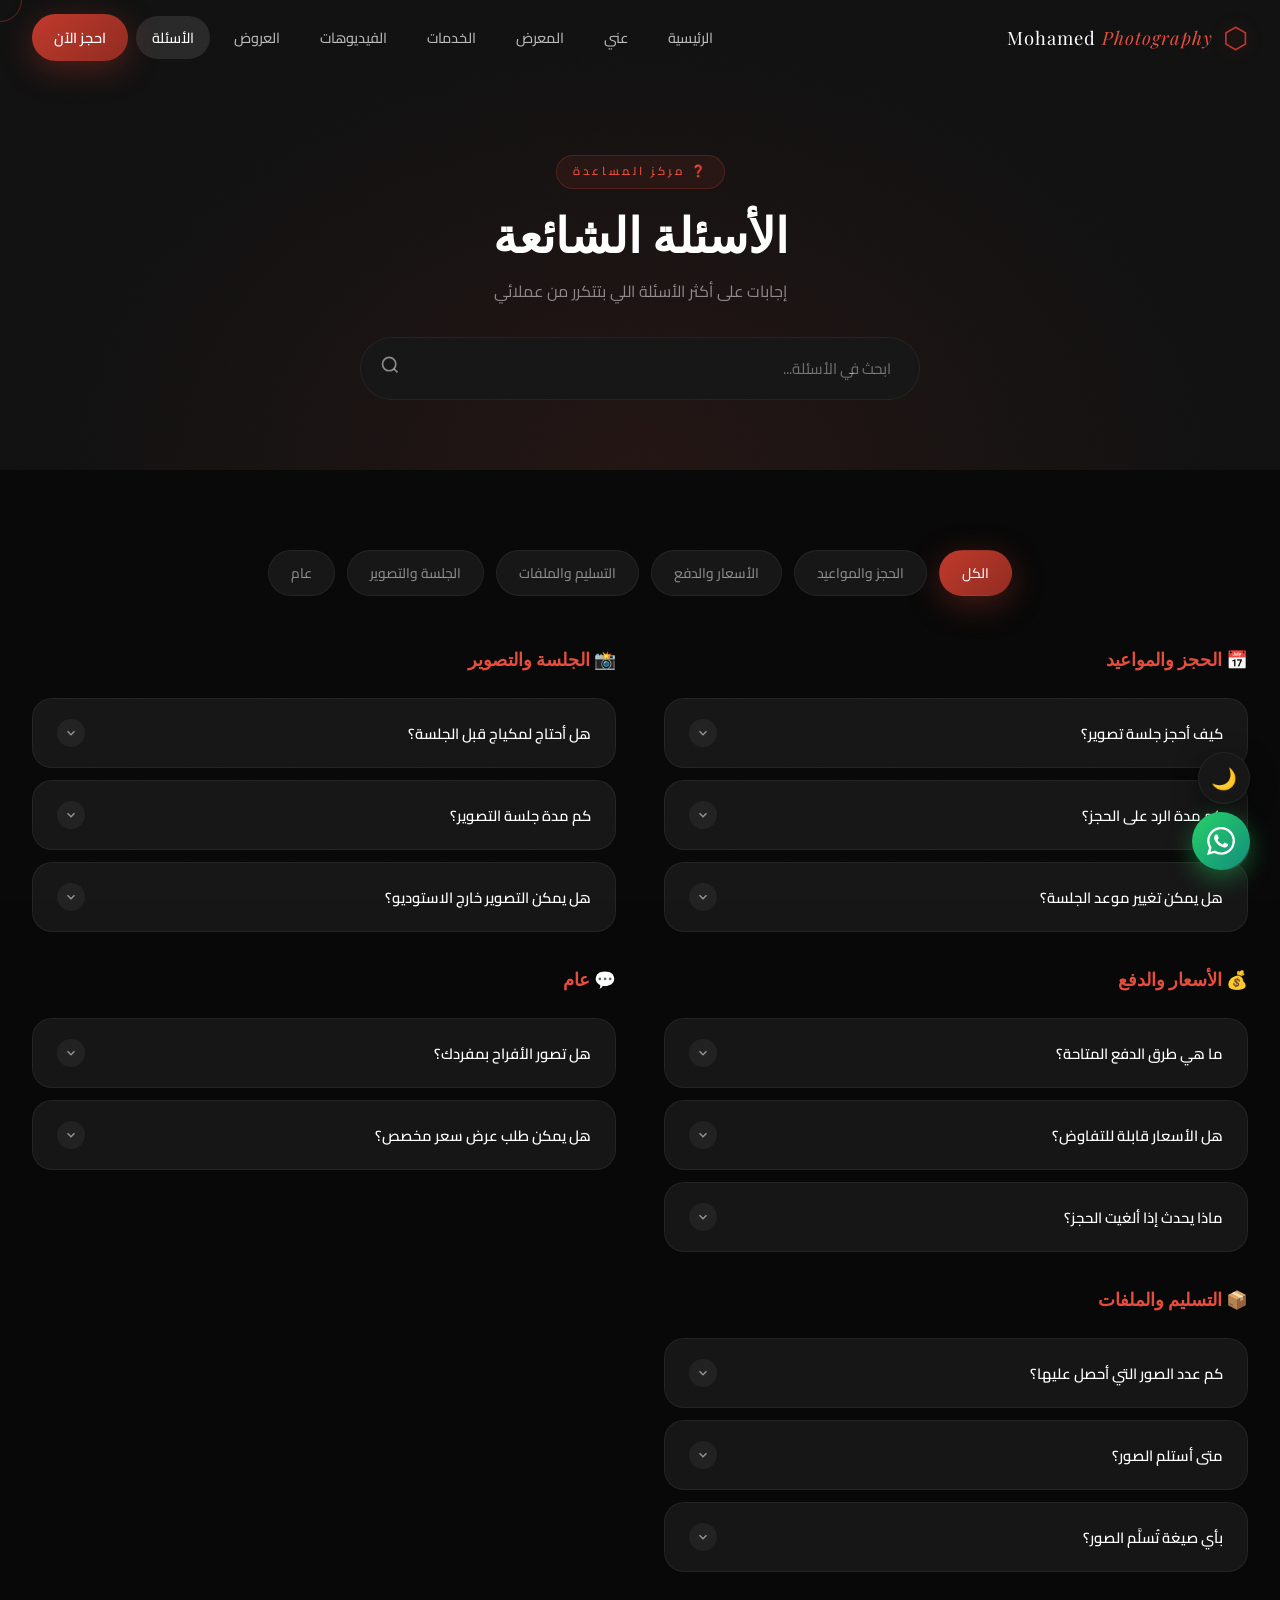
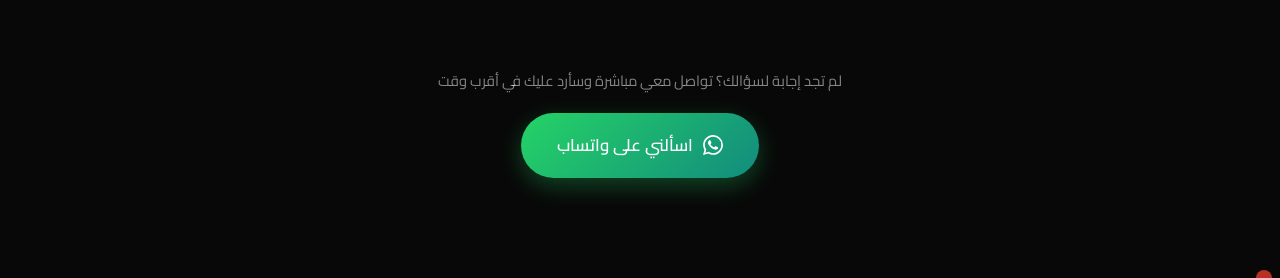
<file: faq.html>
<!DOCTYPE html>
<html lang="ar" dir="rtl">
<head>
  <meta charset="UTF-8" />
  <meta name="viewport" content="width=device-width, initial-scale=1.0" />
  <title>الأسئلة الشائعة | Mohamed Photography</title>
  <link rel="icon" type="image/png" href="images/favicon.png">
  <link rel="apple-touch-icon" href="images/logo.png">
  <meta name="description" content="إجابات على أكثر الأسئلة شيوعاً عن خدمات Mohamed Photography — التصوير، الأسعار، المواعيد والتسليم." />
  <link rel="preconnect" href="https://fonts.googleapis.com" />
  <link rel="preconnect" href="https://fonts.gstatic.com" crossorigin />
  <link href="https://fonts.googleapis.com/css2?family=Playfair+Display:wght@400;600;700;900&family=Cairo:wght@300;400;500;600;700;900&display=swap" rel="stylesheet" />
  <link rel="stylesheet" href="css/style.css" />
  <link rel="stylesheet" href="css/animations.css" />
  <style>
.page-hero {
  padding: calc(var(--nav-height) + 80px) 0 70px;
  background: var(--black-mid); text-align: center;
  position: relative; overflow: hidden;
}
.page-hero::before {
  content: ''; position: absolute; inset: 0;
  background: radial-gradient(ellipse at 50% 100%, rgba(192,57,43,0.1) 0%, transparent 65%);
}

/* Search */
.faq-search-wrap {
  max-width: 560px; margin: 2rem auto 0;
  position: relative; z-index: 2;
}
.faq-search {
  width: 100%;
  background: var(--black-card);
  border: 1px solid var(--black-border);
  border-radius: 100px;
  padding: 16px 28px 16px 60px;
  font-family: var(--font-arabic); font-size: 0.95rem;
  color: var(--white); outline: none; transition: var(--transition);
}
.faq-search::placeholder { color: var(--white-40, rgba(255,255,255,0.4)); }
.faq-search:focus { border-color: var(--crimson); box-shadow: 0 0 0 3px rgba(192,57,43,0.15); }
.faq-search-icon {
  position: absolute; left: 20px; top: 50%; transform: translateY(-50%);
  color: var(--white-50); pointer-events: none;
}
.faq-search-icon svg { width: 20px; height: 20px; }

/* Categories */
.faq-section { padding: 80px 0 100px; background: var(--black); }
.faq-cats {
  display: flex; gap: 0.75rem; flex-wrap: wrap;
  justify-content: center; margin-bottom: 3rem;
}
.faq-cat-btn {
  padding: 9px 22px; border-radius: 100px;
  border: 1px solid var(--black-border);
  background: var(--black-card); color: var(--white-50);
  font-family: var(--font-arabic); font-size: 0.86rem; font-weight: 500;
  cursor: pointer; transition: var(--transition);
}
.faq-cat-btn:hover { color: var(--white); border-color: rgba(192,57,43,0.3); }
.faq-cat-btn.active {
  background: linear-gradient(135deg, var(--crimson), var(--crimson-dark));
  border-color: transparent; color: white;
  box-shadow: var(--shadow-crimson);
}

/* FAQ columns layout */
.faq-cols { display: grid; grid-template-columns: 1fr 1fr; gap: 3rem; }
.faq-col-title {
  font-family: var(--font-display); font-size: 1.1rem; font-weight: 700;
  color: var(--crimson-light); margin-bottom: 1.5rem;
  display: flex; align-items: center; gap: 8px;
}

/* Accordion */
.faq-item {
  border: 1px solid var(--black-border);
  border-radius: var(--radius-lg); margin-bottom: 0.75rem;
  overflow: hidden; transition: var(--transition-slow);
  background: var(--black-card);
}
.faq-item:hover { border-color: rgba(192,57,43,0.2); }
.faq-item.open { border-color: rgba(192,57,43,0.35); }

.faq-question {
  width: 100%; padding: 1.25rem 1.5rem;
  display: flex; align-items: center; justify-content: space-between;
  gap: 1rem; cursor: pointer; background: none; border: none;
  font-family: var(--font-arabic); font-size: 0.92rem; font-weight: 600;
  color: var(--white); text-align: right; transition: var(--transition);
}
.faq-question:hover { color: var(--crimson-light); }
.faq-item.open .faq-question { color: var(--crimson-light); }

.faq-chevron {
  width: 28px; height: 28px; border-radius: 50%;
  background: var(--white-5); flex-shrink: 0;
  display: flex; align-items: center; justify-content: center;
  transition: var(--transition-spring);
}
.faq-chevron svg { width: 14px; height: 14px; color: var(--white-50); transition: var(--transition); }
.faq-item.open .faq-chevron { background: var(--crimson); transform: rotate(180deg); }
.faq-item.open .faq-chevron svg { color: white; }

.faq-answer {
  max-height: 0; overflow: hidden;
  transition: max-height 0.4s cubic-bezier(0.4, 0, 0.2, 1), padding 0.3s ease;
  padding: 0 1.5rem;
}
.faq-item.open .faq-answer { max-height: 400px; padding: 0 1.5rem 1.25rem; }
.faq-answer p { font-size: 0.88rem; color: var(--white-60, rgba(255,255,255,0.6)); line-height: 2; }

/* No results */
.faq-no-results {
  text-align: center; padding: 3rem;
  color: rgba(255,255,255,0.3); display: none;
}
.faq-no-results svg { width: 48px; height: 48px; margin: 0 auto 1rem; display: block; }
.faq-no-results.visible { display: block; }

/* Admin panel */
.faq-admin-trigger {
  position: fixed; bottom: 30px; right: 30px;
  width: 52px; height: 52px; border-radius: 50%;
  background: rgba(255,255,255,0.06);
  border: 1px solid rgba(255,255,255,0.1);
  display: flex; align-items: center; justify-content: center;
  cursor: pointer; z-index: 990; transition: var(--transition-spring);
  backdrop-filter: blur(8px);
}
.faq-admin-trigger:hover { background: rgba(192,57,43,0.2); border-color: rgba(192,57,43,0.4); transform: scale(1.1); }
.faq-admin-trigger svg { width: 20px; height: 20px; color: rgba(255,255,255,0.4); }

/* Admin modal */
.faq-admin-modal {
  position: fixed; inset: 0;
  background: rgba(0,0,0,0.85); backdrop-filter: blur(12px);
  z-index: 10000; display: flex; align-items: center; justify-content: center;
  opacity: 0; visibility: hidden; transition: var(--transition-slow);
}
.faq-admin-modal.active { opacity: 1; visibility: visible; }
.faq-admin-box {
  background: var(--black-card); border: 1px solid var(--black-border);
  border-radius: var(--radius-xl); width: 90%; max-width: 600px;
  max-height: 88vh; display: flex; flex-direction: column;
  transform: scale(0.9); transition: var(--transition-spring);
}
.faq-admin-modal.active .faq-admin-box { transform: scale(1); }
.faq-admin-header {
  padding: 1.5rem 2rem; border-bottom: 1px solid var(--black-border);
  display: flex; align-items: center; justify-content: space-between; flex-shrink: 0;
}
.faq-admin-header h3 { font-family: var(--font-display); font-size: 1.1rem; font-weight: 700; }
.faq-admin-close {
  width: 36px; height: 36px; border-radius: 50%;
  background: rgba(255,255,255,0.06); border: 1px solid rgba(255,255,255,0.08);
  color: white; font-size: 1.1rem;
  display: flex; align-items: center; justify-content: center;
  cursor: pointer; transition: var(--transition);
}
.faq-admin-close:hover { background: var(--crimson); }
.faq-admin-body {
  flex: 1; overflow-y: auto; padding: 1.5rem 2rem;
  scrollbar-width: thin; scrollbar-color: rgba(192,57,43,0.3) transparent;
}

/* Add question form */
.add-faq-form { background: var(--black-soft); border: 1px solid var(--black-border); border-radius: var(--radius-lg); padding: 1.5rem; margin-bottom: 2rem; }
.add-faq-form label { font-size: 0.78rem; font-weight: 600; color: var(--white-50); letter-spacing: 1px; text-transform: uppercase; margin-bottom: 6px; display: block; }
.add-faq-form input, .add-faq-form textarea, .add-faq-form select {
  width: 100%; background: var(--black-card); border: 1px solid var(--black-border);
  border-radius: var(--radius-sm); padding: 10px 14px;
  font-family: var(--font-arabic); font-size: 0.88rem; color: var(--white);
  outline: none; transition: var(--transition); margin-bottom: 1rem;
}
.add-faq-form input:focus, .add-faq-form textarea:focus, .add-faq-form select:focus { border-color: var(--crimson); }
.add-faq-form textarea { min-height: 90px; resize: vertical; }
.add-faq-form select option { background: var(--black-card); }
.add-faq-btn { width: 100%; padding: 12px; background: linear-gradient(135deg, var(--crimson), var(--crimson-dark)); border: none; border-radius: var(--radius); color: white; font-family: var(--font-arabic); font-size: 0.9rem; font-weight: 700; cursor: pointer; transition: var(--transition-spring); }
.add-faq-btn:hover { transform: translateY(-2px); box-shadow: var(--shadow-crimson); }

/* Existing FAQs in admin */
.admin-faq-list { display: flex; flex-direction: column; gap: 0.6rem; }
.admin-faq-item {
  background: var(--black-card); border: 1px solid var(--black-border);
  border-radius: var(--radius); padding: 0.9rem 1.1rem;
  display: flex; align-items: center; gap: 10px;
}
.admin-faq-q { flex: 1; font-size: 0.86rem; color: var(--white-70); white-space: nowrap; overflow: hidden; text-overflow: ellipsis; }
.admin-faq-cat { font-size: 0.7rem; color: var(--crimson-light); background: var(--crimson-subtle); border-radius: 100px; padding: 2px 8px; flex-shrink: 0; }
.admin-faq-del { width: 28px; height: 28px; border-radius: 50%; background: rgba(231,76,60,0.1); border: 1px solid rgba(231,76,60,0.15); color: #e74c3c; display: flex; align-items: center; justify-content: center; cursor: pointer; transition: var(--transition); flex-shrink: 0; }
.admin-faq-del:hover { background: #e74c3c; color: white; }
.admin-faq-del svg { width: 12px; height: 12px; }

/* Admin pw */
.pw-overlay {
  position: fixed; inset: 0; background: rgba(0,0,0,0.85); backdrop-filter: blur(12px);
  z-index: 10001; display: flex; align-items: center; justify-content: center;
  opacity: 0; visibility: hidden; transition: var(--transition-slow);
}
.pw-overlay.active { opacity: 1; visibility: visible; }
.pw-box {
  background: var(--black-card); border: 1px solid var(--black-border);
  border-radius: var(--radius-xl); padding: 2.5rem;
  max-width: 400px; width: 90%; text-align: center;
  transform: scale(0.9); transition: var(--transition-spring);
}
.pw-overlay.active .pw-box { transform: scale(1); }
.pw-box h3 { font-family: var(--font-display); font-size: 1.3rem; margin-bottom: 0.5rem; }
.pw-box p { color: var(--white-50); font-size: 0.85rem; margin-bottom: 1.5rem; }
.pw-inp {
  width: 100%; background: var(--black-soft); border: 1px solid var(--black-border);
  border-radius: var(--radius); padding: 12px; font-family: var(--font-arabic);
  font-size: 1rem; color: var(--white); outline: none; text-align: center;
  letter-spacing: 4px; margin-bottom: 0.75rem; transition: var(--transition);
}
.pw-inp:focus { border-color: var(--crimson); }
.pw-inp.err { border-color: #e74c3c; animation: shake 0.4s ease; }
.pw-err { font-size: 0.8rem; color: #e74c3c; min-height: 1.1rem; margin-bottom: 0.75rem; }
.pw-sub { width: 100%; padding: 12px; background: linear-gradient(135deg, var(--crimson), var(--crimson-dark)); border: none; border-radius: var(--radius); color: white; font-family: var(--font-arabic); font-size: 0.9rem; font-weight: 700; cursor: pointer; }
.pw-cancel { background: none; border: none; color: var(--white-50); font-family: var(--font-arabic); font-size: 0.82rem; cursor: pointer; margin-top: 0.75rem; transition: var(--transition); }
.pw-cancel:hover { color: var(--white); }

/* Toast */
.faq-toast {
  position: fixed; top: 80px; left: 50%; transform: translateX(-50%) translateY(-80px);
  background: var(--black-card); border: 1px solid var(--black-border);
  border-radius: var(--radius-lg); padding: 0.9rem 1.4rem;
  display: flex; align-items: center; gap: 8px;
  box-shadow: var(--shadow-lg); z-index: 99999;
  transition: transform var(--transition-spring), opacity var(--transition);
  opacity: 0;
}
.faq-toast.show { transform: translateX(-50%) translateY(0); opacity: 1; }
.faq-toast .td { width: 8px; height: 8px; border-radius: 50%; }
.faq-toast span { font-size: 0.85rem; color: var(--white-70); }

/* CTA */
.faq-cta { margin-top: 4rem; text-align: center; }
.faq-cta p { color: var(--white-50); margin-bottom: 1.25rem; font-size: 0.92rem; }

@media (max-width: 768px) {
  .faq-cols { grid-template-columns: 1fr; }
}
  </style>
</head>
<body>

<div id="preloader">
  <div class="preloader-inner">
    <div class="lens-ring"></div><div class="lens-ring ring2"></div><div class="lens-ring ring3"></div>
    <div class="aperture">
      <div class="aperture-blade"></div><div class="aperture-blade"></div>
      <div class="aperture-blade"></div><div class="aperture-blade"></div>
      <div class="aperture-blade"></div><div class="aperture-blade"></div>
    </div>
    <p class="preloader-text">Mohamed Photography</p>
  </div>
</div>

<nav id="navbar" class="navbar">
  <div class="nav-container">
    <a href="index.html" class="nav-logo">
      <span class="logo-icon">⬡</span>
      <span class="logo-text">Mohamed <em>Photography</em></span>
    </a>
    <button class="nav-toggle" id="navToggle"><span></span><span></span><span></span></button>
    <ul class="nav-links" id="navLinks">
      <li><a href="index.html" class="nav-link">الرئيسية</a></li>
      <li><a href="about.html" class="nav-link">عني</a></li>
      <li><a href="gallery.html" class="nav-link">المعرض</a></li>
      <li><a href="services.html" class="nav-link">الخدمات</a></li>
      <li><a href="videos.html" class="nav-link">الفيديوهات</a></li>
      <li><a href="offers.html" class="nav-link">العروض</a></li>
      <li><a href="faq.html" class="nav-link active">الأسئلة</a></li>
      <li><a href="contact.html" class="nav-link nav-cta">احجز الآن</a></li>
    </ul>
  </div>
</nav>

<section class="page-hero">
  <div class="container" style="position:relative;z-index:2">
    <div class="section-tag">❓ مركز المساعدة</div>
    <h1 class="section-title">الأسئلة الشائعة</h1>
    <p style="color:var(--white-50);max-width:480px;margin:0 auto">إجابات على أكثر الأسئلة اللي بتتكرر من عملائي</p>
    <div class="faq-search-wrap">
      <div class="faq-search-icon">
        <svg viewBox="0 0 24 24" fill="none" stroke="currentColor" stroke-width="2"><circle cx="11" cy="11" r="8"/><line x1="21" y1="21" x2="16.65" y2="16.65"/></svg>
      </div>
      <input type="search" class="faq-search" id="faqSearch" placeholder="ابحث في الأسئلة..." />
    </div>
  </div>
</section>

<section class="faq-section">
  <div class="container">
    <div class="faq-cats" id="faqCats">
      <button class="faq-cat-btn active" data-cat="all">الكل</button>
      <button class="faq-cat-btn" data-cat="booking">الحجز والمواعيد</button>
      <button class="faq-cat-btn" data-cat="pricing">الأسعار والدفع</button>
      <button class="faq-cat-btn" data-cat="delivery">التسليم والملفات</button>
      <button class="faq-cat-btn" data-cat="session">الجلسة والتصوير</button>
      <button class="faq-cat-btn" data-cat="general">عام</button>
    </div>

    <div class="faq-no-results" id="faqNoResults">
      <svg viewBox="0 0 24 24" fill="none" stroke="currentColor" stroke-width="1"><circle cx="11" cy="11" r="8"/><line x1="21" y1="21" x2="16.65" y2="16.65"/></svg>
      <p>لا توجد نتائج لـ "<span id="searchTerm"></span>"</p>
    </div>

    <div id="faqContainer">
      <!-- Rendered by JS -->
    </div>

    <div class="faq-cta">
      <p>لم تجد إجابة لسؤالك؟ تواصل معي مباشرة وسأرد عليك في أقرب وقت</p>
      <a href="https://wa.me/201121044291?text=لدي سؤال عن خدمات التصوير" class="btn btn-whatsapp btn-lg" target="_blank">
        <svg viewBox="0 0 24 24" fill="currentColor" style="width:20px;height:20px"><path d="M17.472 14.382c-.297-.149-1.758-.867-2.03-.967-.273-.099-.471-.148-.67.15-.197.297-.767.966-.94 1.164-.173.199-.347.223-.644.075-.297-.15-1.255-.463-2.39-1.475-.883-.788-1.48-1.761-1.653-2.059-.173-.297-.018-.458.13-.606.134-.133.298-.347.446-.52.149-.174.198-.298.298-.497.099-.198.05-.371-.025-.52-.075-.149-.669-1.612-.916-2.207-.242-.579-.487-.5-.669-.51-.173-.008-.371-.01-.57-.01-.198 0-.52.074-.792.372-.272.297-1.04 1.016-1.04 2.479 0 1.462 1.065 2.875 1.213 3.074.149.198 2.096 3.2 5.077 4.487.709.306 1.262.489 1.694.625.712.227 1.36.195 1.871.118.571-.085 1.758-.719 2.006-1.413.248-.694.248-1.289.173-1.413-.074-.124-.272-.198-.57-.347m-5.421 7.403h-.004a9.87 9.87 0 01-5.031-1.378l-.361-.214-3.741.982.998-3.648-.235-.374a9.86 9.86 0 01-1.51-5.26c.001-5.45 4.436-9.884 9.888-9.884 2.64 0 5.122 1.03 6.988 2.898a9.825 9.825 0 012.893 6.994c-.003 5.45-4.437 9.884-9.885 9.884m8.413-18.297A11.815 11.815 0 0012.05 0C5.495 0 .16 5.335.157 11.892c0 2.096.547 4.142 1.588 5.945L.057 24l6.305-1.654a11.882 11.882 0 005.683 1.448h.005c6.554 0 11.89-5.335 11.893-11.893a11.821 11.821 0 00-3.48-8.413z"/></svg>
        اسألني على واتساب
      </a>
    </div>
  </div>
</section>

<!-- Admin trigger -->
<button class="faq-admin-trigger" id="faqAdminTrigger" title="إدارة الأسئلة">
  <svg viewBox="0 0 24 24" fill="none" stroke="currentColor" stroke-width="1.5"><circle cx="12" cy="12" r="3"/><path d="M12 1v4M12 19v4M4.22 4.22l2.83 2.83M16.95 16.95l2.83 2.83M1 12h4M19 12h4M4.22 19.78l2.83-2.83M16.95 7.05l2.83-2.83"/></svg>
</button>

<!-- Password overlay -->
<div class="pw-overlay" id="pwOverlay">
  <div class="pw-box">
    <div style="font-size:2rem;margin-bottom:0.75rem">🔐</div>
    <h3>لوحة إدارة الأسئلة</h3>
    <p>أدخل كلمة السر للوصول</p>
    <input type="password" class="pw-inp" id="faqPwInp" placeholder="••••••••" maxlength="20" />
    <div class="pw-err" id="faqPwErr"></div>
    <button class="pw-sub" id="faqPwSubmit">دخول</button><br/>
    <button class="pw-cancel" id="faqPwCancel">إلغاء</button>
  </div>
</div>

<!-- FAQ Admin Modal -->
<div class="faq-admin-modal" id="faqAdminModal">
  <div class="faq-admin-box">
    <div class="faq-admin-header">
      <h3>⚙️ إدارة الأسئلة الشائعة</h3>
      <button class="faq-admin-close" id="faqAdminClose">×</button>
    </div>
    <div class="faq-admin-body">
      <div class="add-faq-form">
        <h4 style="font-family:var(--font-display);font-size:0.95rem;margin-bottom:1rem;color:var(--white-70)">➕ إضافة سؤال جديد</h4>
        <label>السؤال <span style="color:var(--crimson)">*</span></label>
        <input type="text" id="newQ" placeholder="اكتب السؤال هنا..." />
        <label>الإجابة <span style="color:var(--crimson)">*</span></label>
        <textarea id="newA" placeholder="اكتب الإجابة الكاملة هنا..."></textarea>
        <label>الفئة</label>
        <select id="newCat">
          <option value="booking">الحجز والمواعيد</option>
          <option value="pricing">الأسعار والدفع</option>
          <option value="delivery">التسليم والملفات</option>
          <option value="session">الجلسة والتصوير</option>
          <option value="general">عام</option>
        </select>
        <button class="add-faq-btn" id="addFaqBtn">حفظ السؤال</button>
      </div>
      <div style="font-size:0.75rem;font-weight:600;color:var(--white-50);text-transform:uppercase;letter-spacing:1px;margin-bottom:0.75rem">الأسئلة الحالية (<span id="faqCount">0</span>)</div>
      <div class="admin-faq-list" id="adminFaqList"></div>
    </div>
  </div>
</div>

<!-- Toast -->
<div class="faq-toast" id="faqToast">
  <span class="td" id="faqToastDot"></span>
  <span id="faqToastMsg"></span>
</div>

<a href="https://wa.me/201121044291" class="whatsapp-float" target="_blank">
  <svg viewBox="0 0 24 24" fill="currentColor"><path d="M17.472 14.382c-.297-.149-1.758-.867-2.03-.967-.273-.099-.471-.148-.67.15-.197.297-.767.966-.94 1.164-.173.199-.347.223-.644.075-.297-.15-1.255-.463-2.39-1.475-.883-.788-1.48-1.761-1.653-2.059-.173-.297-.018-.458.13-.606.134-.133.298-.347.446-.52.149-.174.198-.298.298-.497.099-.198.05-.371-.025-.52-.075-.149-.669-1.612-.916-2.207-.242-.579-.487-.5-.669-.51-.173-.008-.371-.01-.57-.01-.198 0-.52.074-.792.372-.272.297-1.04 1.016-1.04 2.479 0 1.462 1.065 2.875 1.213 3.074.149.198 2.096 3.2 5.077 4.487.709.306 1.262.489 1.694.625.712.227 1.36.195 1.871.118.571-.085 1.758-.719 2.006-1.413.248-.694.248-1.289.173-1.413-.074-.124-.272-.198-.57-.347m-5.421 7.403h-.004a9.87 9.87 0 01-5.031-1.378l-.361-.214-3.741.982.998-3.648-.235-.374a9.86 9.86 0 01-1.51-5.26c.001-5.45 4.436-9.884 9.888-9.884 2.64 0 5.122 1.03 6.988 2.898a9.825 9.825 0 012.893 6.994c-.003 5.45-4.437 9.884-9.885 9.884m8.413-18.297A11.815 11.815 0 0012.05 0C5.495 0 .16 5.335.157 11.892c0 2.096.547 4.142 1.588 5.945L.057 24l6.305-1.654a11.882 11.882 0 005.683 1.448h.005c6.554 0 11.89-5.335 11.893-11.893a11.821 11.821 0 00-3.48-8.413z"/></svg>
  <span class="wa-tooltip">تواصل الآن</span>
</a>

<script src="js/main.js"></script>
<script>
const ADMIN_PW = '1234';
const FAQ_KEY = 'mp_faqs_v1';
const catLabels = { booking:'الحجز والمواعيد', pricing:'الأسعار والدفع', delivery:'التسليم والملفات', session:'الجلسة والتصوير', general:'عام' };

const defaultFAQs = [
  { id:'d1', q:'كيف أحجز جلسة تصوير؟', a:'احجز عبر نموذج الحجز في صفحة التواصل أو تواصل معي مباشرة على واتساب على 01121044291. سيتم تأكيد الحجز بعد دفع عربون بسيط.', cat:'booking' },
  { id:'d2', q:'كم مدة الرد على الحجز؟', a:'أرد على كل الطلبات خلال ساعات قليلة في أيام العمل. في أيام العطل قد يمتد الرد لـ 24 ساعة.', cat:'booking' },
  { id:'d3', q:'هل يمكن تغيير موعد الجلسة؟', a:'نعم، يمكن تغيير الموعد قبل 48 ساعة على الأقل من الجلسة بدون أي رسوم إضافية.', cat:'booking' },
  { id:'d4', q:'ما هي طرق الدفع المتاحة؟', a:'أقبل الدفع نقداً أو تحويل بنكي أو محافظ إلكترونية (فودافون كاش، انستاباي). يُطلب عربون 30-50% لتأكيد الحجز.', cat:'pricing' },
  { id:'d5', q:'هل الأسعار قابلة للتفاوض؟', a:'الأسعار المعروضة هي أسعار تقريبية. أرحب بالتفاوض لباقات مخصصة تناسب احتياجاتك وميزانيتك.', cat:'pricing' },
  { id:'d6', q:'ماذا يحدث إذا ألغيت الحجز؟', a:'إلغاء قبل أسبوع: استرداد كامل. إلغاء قبل 48 ساعة: استرداد 50%. إلغاء بعد 24 ساعة: لا يوجد استرداد.', cat:'pricing' },
  { id:'d7', q:'كم عدد الصور التي أحصل عليها؟', a:'يعتمد على الباقة المختارة. الباقة الأساسية: 30+ صورة. الاحترافية: 300+ صورة. المميزة: 500+ صورة. كل الصور معدّلة بشكل احترافي.', cat:'delivery' },
  { id:'d8', q:'متى أستلم الصور؟', a:'الاستلم العادي خلال 5-7 أيام عمل. التسليم السريع خلال 24-48 ساعة متاح بتكلفة إضافية بسيطة.', cat:'delivery' },
  { id:'d9', q:'بأي صيغة تُسلَّم الصور؟', a:'تُسلَّم الصور بصيغة JPEG بدقة عالية عبر Google Drive أو WeTransfer. يمكن تسليمها على فلاشة USB بطلب مسبق.', cat:'delivery' },
  { id:'d10', q:'هل أحتاج لمكياج قبل الجلسة؟', a:'لجلسات البورتريه، يُفضَّل المكياج لكنه ليس إلزامياً. أقدم توجيهات مسبقة عن الملابس والمكياج المناسب لكل نوع جلسة.', cat:'session' },
  { id:'d11', q:'كم مدة جلسة التصوير؟', a:'تتراوح بين 1-3 ساعات للجلسات الفردية، و4-12 ساعة للأفراح والمناسبات الكبيرة. المدة تحدد حسب الباقة المختارة.', cat:'session' },
  { id:'d12', q:'هل يمكن التصوير خارج الاستوديو؟', a:'بالطبع! أصور في أي مكان تختاره — في الهواء الطلق، في منزلك، أو في أي لوكيشن تفضله. تكاليف السفر خارج المدينة إضافية.', cat:'session' },
  { id:'d13', q:'هل تصور الأفراح بمفردك؟', a:'لباقات الأفراح الاحترافية والمميزة، أعمل مع مصور مساعد لضمان تغطية كاملة ولا تفوتنا أي لحظة مهمة.', cat:'general' },
  { id:'d14', q:'هل يمكن طلب عرض سعر مخصص؟', a:'بالتأكيد! تواصل معي على واتساب وسأعدّ لك عرضاً مخصصاً يناسب احتياجاتك وميزانيتك تماماً.', cat:'general' },
];

let faqs = [];
let currentCat = 'all';
let searchQuery = '';

function loadFAQs() {
  try {
    const raw = localStorage.getItem(FAQ_KEY);
    const custom = raw ? JSON.parse(raw) : [];
    faqs = [...defaultFAQs, ...custom];
  } catch { faqs = [...defaultFAQs]; }
}

function saveFAQs() {
  const custom = faqs.filter(f => !f.id.startsWith('d'));
  localStorage.setItem(FAQ_KEY, JSON.stringify(custom));
}

function getFiltered() {
  return faqs.filter(f => {
    const catMatch = currentCat === 'all' || f.cat === currentCat;
    const search = searchQuery.toLowerCase();
    const textMatch = !search || f.q.toLowerCase().includes(search) || f.a.toLowerCase().includes(search);
    return catMatch && textMatch;
  });
}

function groupByCategory(items) {
  const groups = {};
  items.forEach(f => {
    if (!groups[f.cat]) groups[f.cat] = [];
    groups[f.cat].push(f);
  });
  return groups;
}

function renderFAQs() {
  const container = document.getElementById('faqContainer');
  const noResults = document.getElementById('faqNoResults');
  const filtered = getFiltered();

  if (filtered.length === 0) {
    container.innerHTML = '';
    noResults.classList.add('visible');
    document.getElementById('searchTerm').textContent = searchQuery;
    return;
  }
  noResults.classList.remove('visible');

  const groups = groupByCategory(filtered);
  const isSingleCat = currentCat !== 'all';

  if (isSingleCat) {
    const items = filtered;
    container.innerHTML = `<div class="faq-list">${items.map(renderItem).join('')}</div>`;
  } else {
    // Two-column layout
    const catKeys = Object.keys(groups);
    const mid = Math.ceil(catKeys.length / 2);
    const left = catKeys.slice(0, mid);
    const right = catKeys.slice(mid);
    container.innerHTML = `
      <div class="faq-cols">
        <div>${left.map(cat => `
          <div style="margin-bottom:2rem">
            <div class="faq-col-title">${catEmoji(cat)} ${catLabels[cat]}</div>
            ${groups[cat].map(renderItem).join('')}
          </div>`).join('')}</div>
        <div>${right.map(cat => `
          <div style="margin-bottom:2rem">
            <div class="faq-col-title">${catEmoji(cat)} ${catLabels[cat]}</div>
            ${groups[cat].map(renderItem).join('')}
          </div>`).join('')}</div>
      </div>`;
  }

  // Bind accordions
  document.querySelectorAll('.faq-question').forEach(btn => {
    btn.addEventListener('click', () => {
      const item = btn.closest('.faq-item');
      const isOpen = item.classList.contains('open');
      document.querySelectorAll('.faq-item.open').forEach(i => i.classList.remove('open'));
      if (!isOpen) item.classList.add('open');
    });
  });
}

function renderItem(f) {
  return `
    <div class="faq-item" id="faq_${f.id}">
      <button class="faq-question">
        <span>${f.q}</span>
        <span class="faq-chevron">
          <svg viewBox="0 0 24 24" fill="none" stroke="currentColor" stroke-width="2.5"><polyline points="6 9 12 15 18 9"/></svg>
        </span>
      </button>
      <div class="faq-answer"><p>${f.a}</p></div>
    </div>`;
}

function catEmoji(cat) {
  const e = { booking:'📅', pricing:'💰', delivery:'📦', session:'📸', general:'💬' };
  return e[cat] || '❓';
}

// Category filter
document.querySelectorAll('.faq-cat-btn').forEach(btn => {
  btn.addEventListener('click', () => {
    document.querySelectorAll('.faq-cat-btn').forEach(b => b.classList.remove('active'));
    btn.classList.add('active');
    currentCat = btn.dataset.cat;
    renderFAQs();
  });
});

// Search
document.getElementById('faqSearch').addEventListener('input', (e) => {
  searchQuery = e.target.value.trim();
  renderFAQs();
});

// ── ADMIN ──
document.getElementById('faqAdminTrigger').addEventListener('click', () => {
  document.getElementById('pwOverlay').classList.add('active');
  setTimeout(() => document.getElementById('faqPwInp').focus(), 300);
});

document.getElementById('faqPwCancel').addEventListener('click', () => {
  document.getElementById('pwOverlay').classList.remove('active');
  document.getElementById('faqPwInp').value = '';
  document.getElementById('faqPwErr').textContent = '';
});

function checkFaqPw() {
  const v = document.getElementById('faqPwInp').value;
  if (v === ADMIN_PW) {
    document.getElementById('pwOverlay').classList.remove('active');
    document.getElementById('faqPwInp').value = '';
    document.getElementById('faqAdminModal').classList.add('active');
    renderAdminList();
  } else {
    document.getElementById('faqPwErr').textContent = 'كلمة سر خاطئة';
    document.getElementById('faqPwInp').classList.add('err');
    setTimeout(() => document.getElementById('faqPwInp').classList.remove('err'), 500);
  }
}
document.getElementById('faqPwSubmit').addEventListener('click', checkFaqPw);
document.getElementById('faqPwInp').addEventListener('keydown', e => { if (e.key === 'Enter') checkFaqPw(); });

document.getElementById('faqAdminClose').addEventListener('click', () => {
  document.getElementById('faqAdminModal').classList.remove('active');
});

document.getElementById('faqAdminModal').addEventListener('click', e => {
  if (e.target === document.getElementById('faqAdminModal')) document.getElementById('faqAdminModal').classList.remove('active');
});

document.getElementById('addFaqBtn').addEventListener('click', () => {
  const q = document.getElementById('newQ').value.trim();
  const a = document.getElementById('newA').value.trim();
  const cat = document.getElementById('newCat').value;
  if (!q || !a) { showFaqToast('يرجى ملء السؤال والإجابة', 'red'); return; }
  const newFaq = { id: 'c_' + Date.now(), q, a, cat };
  faqs.push(newFaq);
  saveFAQs();
  renderFAQs();
  renderAdminList();
  document.getElementById('newQ').value = '';
  document.getElementById('newA').value = '';
  showFaqToast('تم إضافة السؤال ✅', 'green');
});

function deleteFaq(id) {
  if (id.startsWith('d')) { showFaqToast('لا يمكن حذف الأسئلة الافتراضية', 'red'); return; }
  faqs = faqs.filter(f => f.id !== id);
  saveFAQs();
  renderFAQs();
  renderAdminList();
  showFaqToast('تم الحذف', 'red');
}

function renderAdminList() {
  const list = document.getElementById('adminFaqList');
  document.getElementById('faqCount').textContent = faqs.length;
  list.innerHTML = faqs.map(f => `
    <div class="admin-faq-item">
      <span class="admin-faq-q">${f.q}</span>
      <span class="admin-faq-cat">${catLabels[f.cat]}</span>
      ${!f.id.startsWith('d') ? `<button class="admin-faq-del" onclick="deleteFaq('${f.id}')">
        <svg viewBox="0 0 24 24" fill="none" stroke="currentColor" stroke-width="2"><polyline points="3 6 5 6 21 6"/><path d="M19 6v14a2 2 0 0 1-2 2H7a2 2 0 0 1-2-2V6m3 0V4a1 1 0 0 1 1-1h4a1 1 0 0 1 1 1v2"/></svg>
      </button>` : `<span style="font-size:0.7rem;color:rgba(255,255,255,0.2);flex-shrink:0">افتراضي</span>`}
    </div>`).join('');
}

function showFaqToast(msg, type) {
  const t = document.getElementById('faqToast');
  document.getElementById('faqToastMsg').textContent = msg;
  document.getElementById('faqToastDot').style.background = type === 'green' ? '#2ecc71' : '#e74c3c';
  t.classList.add('show');
  setTimeout(() => t.classList.remove('show'), 3000);
}

// Init
loadFAQs();
renderFAQs();
</script>
</body>
</html>
</file>
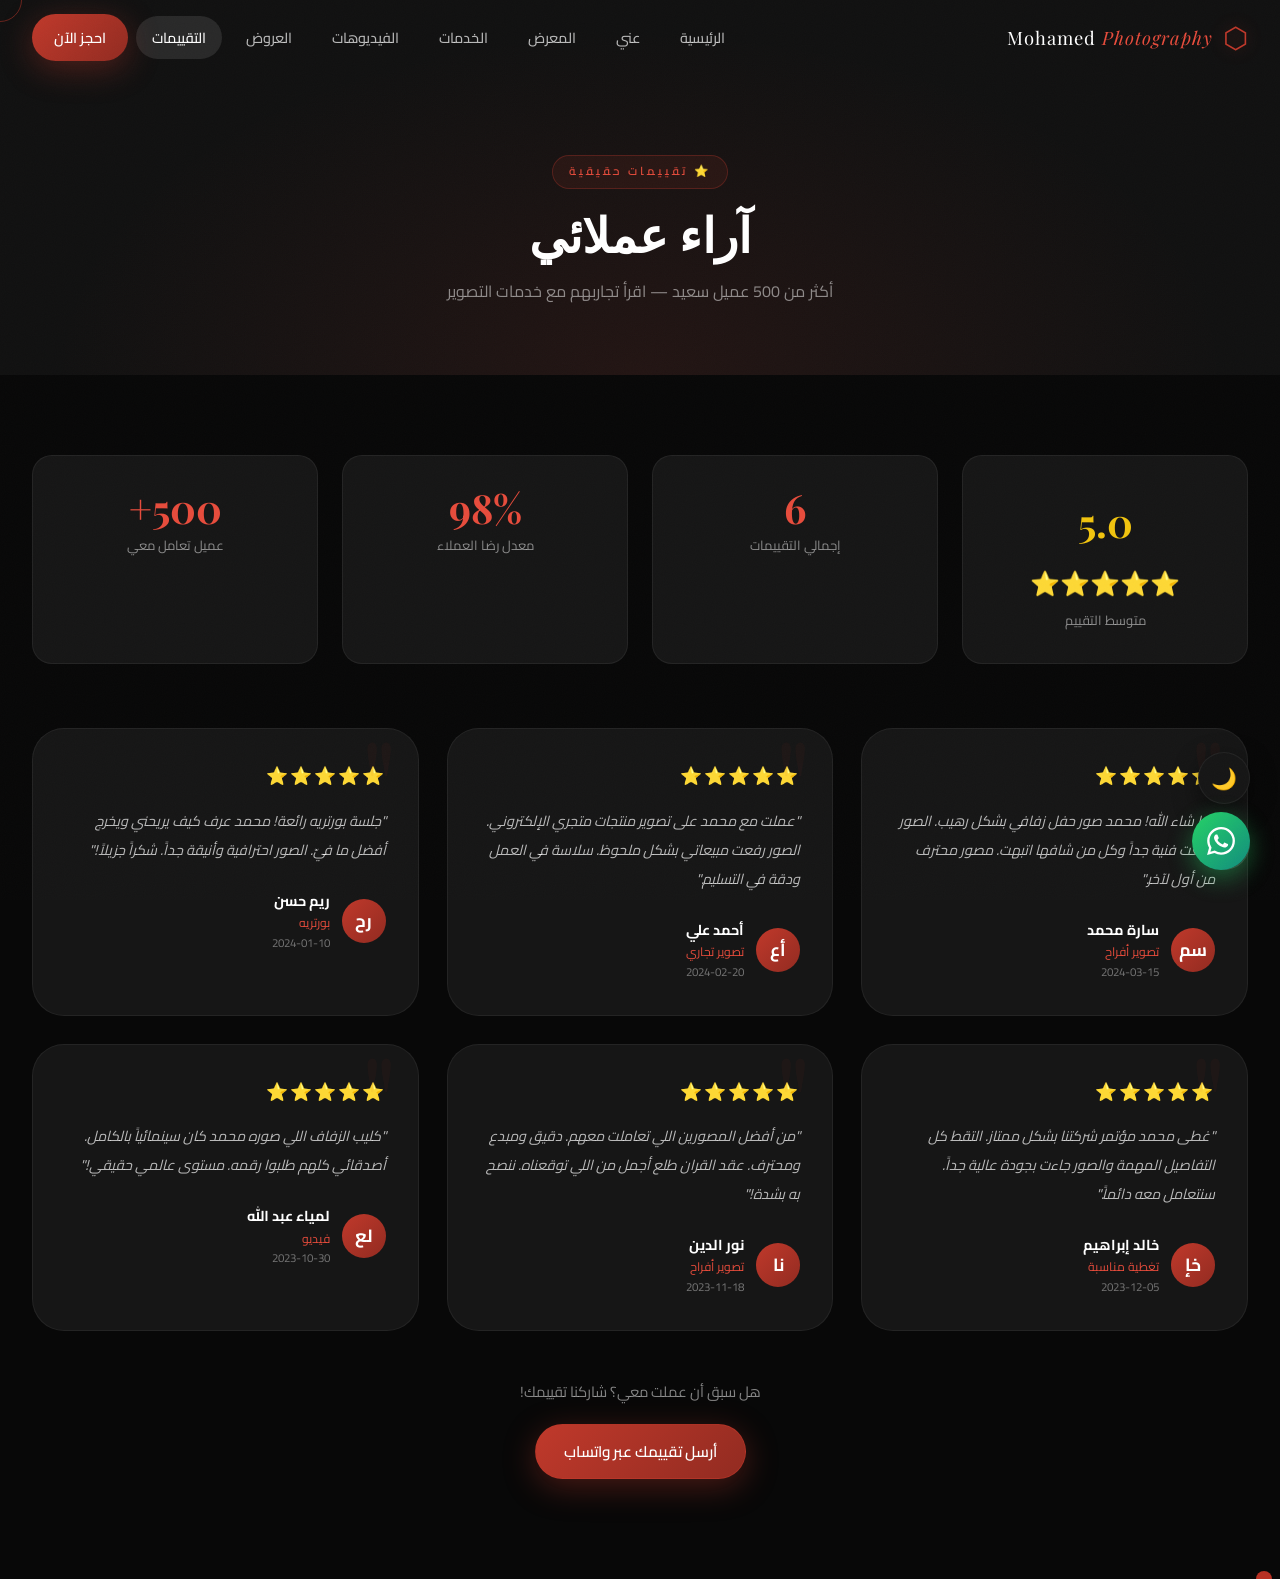
<file: reviews.html>
<!DOCTYPE html>
<html lang="ar" dir="rtl">
<head>
  <meta charset="UTF-8" />
  <meta name="viewport" content="width=device-width, initial-scale=1.0" />
  <title>آراء العملاء | Mohamed Photography</title>
  <link rel="icon" type="image/png" href="images/favicon.png">
  <link rel="apple-touch-icon" href="images/logo.png">
  <meta name="description" content="آراء وتقييمات عملاء Mohamed Photography. شاهد ماذا قالوا عن تجربتهم مع خدمات التصوير." />
  <link rel="preconnect" href="https://fonts.googleapis.com" />
  <link rel="preconnect" href="https://fonts.gstatic.com" crossorigin />
  <link href="https://fonts.googleapis.com/css2?family=Playfair+Display:wght@400;600;700;900&family=Cairo:wght@300;400;500;600;700;900&display=swap" rel="stylesheet" />
  <link rel="stylesheet" href="css/style.css" />
  <link rel="stylesheet" href="css/animations.css" />
  <style>
.page-hero {
  padding: calc(var(--nav-height) + 80px) 0 70px;
  background: var(--black-mid); text-align: center;
  position: relative; overflow: hidden;
}
.page-hero::before {
  content: ''; position: absolute; inset: 0;
  background: radial-gradient(ellipse at 50% 100%, rgba(192,57,43,0.1) 0%, transparent 65%);
}

/* Stats row */
.reviews-stats {
  display: grid; grid-template-columns: repeat(4,1fr);
  gap: 1.5rem; margin-bottom: 4rem;
}
.rev-stat {
  background: var(--black-card); border: 1px solid var(--black-border);
  border-radius: var(--radius-lg); padding: 2rem; text-align: center;
  transition: var(--transition-slow);
}
.rev-stat:hover { border-color: rgba(192,57,43,0.25); transform: translateY(-4px); }
.rev-stat-num {
  font-family: var(--font-display); font-size: 2.5rem; font-weight: 700;
  color: var(--crimson-light); line-height: 1; margin-bottom: 6px;
}
.rev-stat-label { font-size: 0.82rem; color: var(--white-50); }

/* Stars display */
.big-rating {
  display: flex; align-items: center; justify-content: center;
  gap: 8px; margin-bottom: 0.5rem;
}
.big-stars { font-size: 1.8rem; letter-spacing: 2px; }
.big-num { font-family: var(--font-display); font-size: 2.5rem; font-weight: 700; color: #f1c40f; }

/* Review grid */
.reviews-section { padding: 80px 0 100px; background: var(--black); }
.reviews-grid { display: grid; grid-template-columns: repeat(3,1fr); gap: 1.75rem; }

.review-card {
  background: var(--black-card); border: 1px solid var(--black-border);
  border-radius: var(--radius-xl); padding: 2rem;
  transition: var(--transition-slow); position: relative; overflow: hidden;
}
.review-card::before {
  content: '"'; position: absolute; top: -10px; right: 20px;
  font-family: var(--font-display); font-size: 8rem; color: var(--crimson);
  opacity: 0.05; line-height: 1;
}
.review-card:hover {
  border-color: rgba(192,57,43,0.25); transform: translateY(-6px);
  box-shadow: var(--shadow-lg);
}

.rev-stars { font-size: 1.1rem; letter-spacing: 2px; margin-bottom: 1rem; }
.rev-text {
  font-size: 0.9rem; color: var(--white-70); line-height: 2;
  margin-bottom: 1.5rem; font-style: italic;
}
.rev-author { display: flex; align-items: center; gap: 12px; }
.rev-avatar {
  width: 44px; height: 44px; border-radius: 50%;
  background: linear-gradient(135deg, var(--crimson), var(--crimson-dark));
  display: flex; align-items: center; justify-content: center;
  font-size: 1.1rem; font-weight: 700; color: white; flex-shrink: 0;
}
.rev-name { font-size: 0.9rem; font-weight: 700; }
.rev-service { font-size: 0.76rem; color: var(--crimson-light); }
.rev-date { font-size: 0.72rem; color: var(--white-40, rgba(255,255,255,0.4)); }

.no-reviews {
  grid-column: 1/-1; text-align: center; padding: 4rem;
  color: rgba(255,255,255,0.3);
}

/* Admin */
.rev-admin-trigger {
  position: fixed; bottom: 30px; right: 30px;
  width: 52px; height: 52px; border-radius: 50%;
  background: rgba(255,255,255,0.06); border: 1px solid rgba(255,255,255,0.1);
  display: flex; align-items: center; justify-content: center;
  cursor: pointer; z-index: 990; transition: var(--transition-spring); backdrop-filter: blur(8px);
}
.rev-admin-trigger:hover { background: rgba(192,57,43,0.2); border-color: rgba(192,57,43,0.4); transform: scale(1.1); }
.rev-admin-trigger svg { width: 20px; height: 20px; color: rgba(255,255,255,0.4); }

/* Modal / pw styles reused from offers */
.m-overlay {
  position: fixed; inset: 0; background: rgba(0,0,0,0.85); backdrop-filter: blur(12px);
  z-index: 10000; display: flex; align-items: center; justify-content: center;
  opacity: 0; visibility: hidden; transition: var(--transition-slow);
}
.m-overlay.active { opacity: 1; visibility: visible; }
.m-box {
  background: var(--black-card); border: 1px solid var(--black-border);
  border-radius: var(--radius-xl); padding: 2.5rem;
  max-width: 420px; width: 90%; text-align: center;
  transform: scale(0.9); transition: var(--transition-spring);
}
.m-overlay.active .m-box { transform: scale(1); }
.m-box h3 { font-family: var(--font-display); font-size: 1.3rem; margin-bottom: 0.5rem; }
.m-box p { color: var(--white-50); font-size: 0.85rem; margin-bottom: 1.5rem; }
.m-inp {
  width: 100%; background: var(--black-soft); border: 1px solid var(--black-border);
  border-radius: var(--radius); padding: 12px; font-family: var(--font-arabic);
  font-size: 1rem; color: var(--white); outline: none; text-align: center;
  letter-spacing: 4px; margin-bottom: 0.75rem; transition: var(--transition);
}
.m-inp:focus { border-color: var(--crimson); }
.m-inp.err { border-color: #e74c3c; animation: shake 0.4s ease; }
.m-err { font-size: 0.8rem; color: #e74c3c; min-height: 1.1rem; margin-bottom: 0.75rem; }
.m-sub { width: 100%; padding: 12px; background: linear-gradient(135deg, var(--crimson), var(--crimson-dark)); border: none; border-radius: var(--radius); color: white; font-family: var(--font-arabic); font-size: 0.9rem; font-weight: 700; cursor: pointer; }
.m-cancel { background: none; border: none; color: var(--white-50); font-family: var(--font-arabic); font-size: 0.82rem; cursor: pointer; margin-top: 0.75rem; }

/* Admin panel */
.rev-admin-modal { max-width: 620px; }
.rev-admin-full {
  background: var(--black-card); border: 1px solid var(--black-border);
  border-radius: var(--radius-xl); width: 90%; max-width: 620px; max-height: 88vh;
  display: flex; flex-direction: column;
  transform: scale(0.9); transition: var(--transition-spring);
}
.m-overlay.active .rev-admin-full { transform: scale(1); }
.rev-admin-hd {
  padding: 1.5rem 2rem; border-bottom: 1px solid var(--black-border);
  display: flex; align-items: center; justify-content: space-between; flex-shrink: 0;
}
.rev-admin-hd h3 { font-family: var(--font-display); font-size: 1.1rem; font-weight: 700; }
.rev-admin-close {
  width: 36px; height: 36px; border-radius: 50%;
  background: rgba(255,255,255,0.06); border: 1px solid rgba(255,255,255,0.08);
  color: white; font-size: 1.1rem; display: flex; align-items: center; justify-content: center;
  cursor: pointer; transition: var(--transition);
}
.rev-admin-close:hover { background: var(--crimson); }
.rev-admin-body {
  flex: 1; overflow-y: auto; padding: 1.5rem 2rem;
  scrollbar-width: thin; scrollbar-color: rgba(192,57,43,0.3) transparent;
}

/* Add review form */
.add-rev-form { background: var(--black-soft); border: 1px solid var(--black-border); border-radius: var(--radius-lg); padding: 1.5rem; margin-bottom: 2rem; }
.add-rev-form label { font-size: 0.75rem; font-weight: 600; color: var(--white-50); letter-spacing: 1px; text-transform: uppercase; margin-bottom: 6px; display: block; }
.add-rev-form input, .add-rev-form textarea, .add-rev-form select {
  width: 100%; background: var(--black-card); border: 1px solid var(--black-border);
  border-radius: var(--radius-sm); padding: 10px 14px;
  font-family: var(--font-arabic); font-size: 0.88rem; color: var(--white);
  outline: none; transition: var(--transition); margin-bottom: 1rem;
}
.add-rev-form input:focus, .add-rev-form textarea:focus, .add-rev-form select:focus { border-color: var(--crimson); }
.add-rev-form textarea { min-height: 80px; resize: vertical; }
.add-rev-form select option { background: var(--black-card); }

/* Stars rating selector */
.stars-selector { display: flex; gap: 6px; margin-bottom: 1rem; flex-direction: row-reverse; justify-content: flex-end; }
.stars-selector input { display: none; }
.stars-selector label { font-size: 1.6rem; cursor: pointer; color: rgba(255,255,255,0.2); transition: var(--transition); }
.stars-selector input:checked ~ label,
.stars-selector label:hover,
.stars-selector label:hover ~ label { color: #f1c40f; }
.add-rev-btn { width: 100%; padding: 12px; background: linear-gradient(135deg, var(--crimson), var(--crimson-dark)); border: none; border-radius: var(--radius); color: white; font-family: var(--font-arabic); font-size: 0.9rem; font-weight: 700; cursor: pointer; transition: var(--transition-spring); }
.add-rev-btn:hover { transform: translateY(-2px); box-shadow: var(--shadow-crimson); }

/* Admin review items */
.admin-rev-list { display: flex; flex-direction: column; gap: 0.6rem; }
.admin-rev-item {
  background: var(--black-card); border: 1px solid var(--black-border);
  border-radius: var(--radius); padding: 0.9rem 1.1rem;
  display: flex; align-items: center; gap: 10px;
}
.admin-rev-avatar {
  width: 36px; height: 36px; border-radius: 50%;
  background: var(--crimson-subtle); display: flex; align-items: center; justify-content: center;
  font-size: 0.9rem; font-weight: 700; color: var(--crimson-light); flex-shrink: 0;
}
.admin-rev-info { flex: 1; min-width: 0; }
.admin-rev-name { font-size: 0.86rem; font-weight: 600; }
.admin-rev-text { font-size: 0.75rem; color: var(--white-50); white-space: nowrap; overflow: hidden; text-overflow: ellipsis; }
.admin-rev-stars { font-size: 0.8rem; letter-spacing: 1px; flex-shrink: 0; }
.admin-rev-del {
  width: 28px; height: 28px; border-radius: 50%;
  background: rgba(231,76,60,0.1); border: 1px solid rgba(231,76,60,0.15);
  color: #e74c3c; display: flex; align-items: center; justify-content: center;
  cursor: pointer; transition: var(--transition); flex-shrink: 0;
}
.admin-rev-del:hover { background: #e74c3c; color: white; }
.admin-rev-del svg { width: 12px; height: 12px; }

/* Toggle visible */
.admin-rev-vis {
  width: 28px; height: 28px; border-radius: 50%;
  background: rgba(255,255,255,0.04); border: 1px solid rgba(255,255,255,0.08);
  color: rgba(255,255,255,0.4); display: flex; align-items: center; justify-content: center;
  cursor: pointer; transition: var(--transition); flex-shrink: 0;
}
.admin-rev-vis:hover { background: var(--crimson-subtle); color: var(--crimson-light); }
.admin-rev-vis svg { width: 13px; height: 13px; }

/* Row form */
.form-row-2 { display: grid; grid-template-columns: 1fr 1fr; gap: 0.75rem; }

/* Toast */
.r-toast {
  position: fixed; top: 80px; left: 50%; transform: translateX(-50%) translateY(-80px);
  background: var(--black-card); border: 1px solid var(--black-border);
  border-radius: var(--radius-lg); padding: 0.9rem 1.4rem;
  display: flex; align-items: center; gap: 8px; box-shadow: var(--shadow-lg);
  z-index: 99999; transition: transform var(--transition-spring), opacity var(--transition);
  opacity: 0;
}
.r-toast.show { transform: translateX(-50%) translateY(0); opacity: 1; }
.r-toast .rd { width: 8px; height: 8px; border-radius: 50%; }
.r-toast span { font-size: 0.85rem; color: var(--white-70); }

@keyframes shake {
  0%,100% { transform: translateX(0); }
  20% { transform: translateX(-8px); }
  40% { transform: translateX(8px); }
  60% { transform: translateX(-6px); }
  80% { transform: translateX(6px); }
}
@media (max-width:1024px) { .reviews-stats { grid-template-columns: repeat(2,1fr); } .reviews-grid { grid-template-columns: repeat(2,1fr); } }
@media (max-width:640px) { .reviews-stats { grid-template-columns: repeat(2,1fr); } .reviews-grid { grid-template-columns: 1fr; } }
  </style>
</head>
<body>

<div id="preloader">
  <div class="preloader-inner">
    <div class="lens-ring"></div><div class="lens-ring ring2"></div><div class="lens-ring ring3"></div>
    <div class="aperture"><div class="aperture-blade"></div><div class="aperture-blade"></div><div class="aperture-blade"></div><div class="aperture-blade"></div><div class="aperture-blade"></div><div class="aperture-blade"></div></div>
    <p class="preloader-text">Mohamed Photography</p>
  </div>
</div>

<nav id="navbar" class="navbar">
  <div class="nav-container">
    <a href="index.html" class="nav-logo"><span class="logo-icon">⬡</span><span class="logo-text">Mohamed <em>Photography</em></span></a>
    <button class="nav-toggle" id="navToggle"><span></span><span></span><span></span></button>
    <ul class="nav-links" id="navLinks">
      <li><a href="index.html" class="nav-link">الرئيسية</a></li>
      <li><a href="about.html" class="nav-link">عني</a></li>
      <li><a href="gallery.html" class="nav-link">المعرض</a></li>
      <li><a href="services.html" class="nav-link">الخدمات</a></li>
      <li><a href="videos.html" class="nav-link">الفيديوهات</a></li>
      <li><a href="offers.html" class="nav-link">العروض</a></li>
      <li><a href="reviews.html" class="nav-link active">التقييمات</a></li>
      <li><a href="contact.html" class="nav-link nav-cta">احجز الآن</a></li>
    </ul>
  </div>
</nav>

<section class="page-hero">
  <div class="container" style="position:relative;z-index:2">
    <div class="section-tag">⭐ تقييمات حقيقية</div>
    <h1 class="section-title">آراء عملائي</h1>
    <p style="color:var(--white-50);max-width:480px;margin:0 auto">أكثر من 500 عميل سعيد — اقرأ تجاربهم مع خدمات التصوير</p>
  </div>
</section>

<section class="reviews-section">
  <div class="container">
    <div class="reviews-stats">
      <div class="rev-stat">
        <div class="big-rating"><span class="big-num" id="avgRating">5.0</span></div>
        <div style="font-size:1.5rem;margin-bottom:4px" id="avgStars">⭐⭐⭐⭐⭐</div>
        <div class="rev-stat-label">متوسط التقييم</div>
      </div>
      <div class="rev-stat">
        <div class="rev-stat-num" id="totalReviews">0</div>
        <div class="rev-stat-label">إجمالي التقييمات</div>
      </div>
      <div class="rev-stat">
        <div class="rev-stat-num">98%</div>
        <div class="rev-stat-label">معدل رضا العملاء</div>
      </div>
      <div class="rev-stat">
        <div class="rev-stat-num">500+</div>
        <div class="rev-stat-label">عميل تعامل معي</div>
      </div>
    </div>

    <div class="reviews-grid" id="reviewsGrid">
      <!-- rendered by JS -->
    </div>

    <div style="text-align:center;margin-top:3rem">
      <p style="color:var(--white-50);margin-bottom:1.25rem;font-size:0.92rem">هل سبق أن عملت معي؟ شاركنا تقييمك!</p>
      <a href="https://wa.me/201121044291?text=أريد مشاركة تقييمي عن خدماتك" class="btn btn-primary" target="_blank">أرسل تقييمك عبر واتساب</a>
    </div>
  </div>
</section>

<!-- Admin trigger -->
<button class="rev-admin-trigger" id="revAdminTrigger" title="إدارة التقييمات">
  <svg viewBox="0 0 24 24" fill="none" stroke="currentColor" stroke-width="1.5"><circle cx="12" cy="12" r="3"/><path d="M12 1v4M12 19v4M4.22 4.22l2.83 2.83M16.95 16.95l2.83 2.83M1 12h4M19 12h4M4.22 19.78l2.83-2.83M16.95 7.05l2.83-2.83"/></svg>
</button>

<!-- PW Overlay -->
<div class="m-overlay" id="revPwOverlay">
  <div class="m-box">
    <div style="font-size:2rem;margin-bottom:0.75rem">🔐</div>
    <h3>إدارة التقييمات</h3>
    <p>أدخل كلمة السر للوصول للوحة التحكم</p>
    <input type="password" class="m-inp" id="revPwInp" placeholder="••••••••" maxlength="20" />
    <div class="m-err" id="revPwErr"></div>
    <button class="m-sub" id="revPwSubmit">دخول</button><br/>
    <button class="m-cancel" id="revPwCancel">إلغاء</button>
  </div>
</div>

<!-- Admin Panel Overlay -->
<div class="m-overlay" id="revAdminOverlay">
  <div class="rev-admin-full">
    <div class="rev-admin-hd">
      <h3>⭐ إدارة التقييمات</h3>
      <button class="rev-admin-close" id="revAdminClose">×</button>
    </div>
    <div class="rev-admin-body">
      <div class="add-rev-form">
        <h4 style="font-family:var(--font-display);font-size:0.95rem;margin-bottom:1rem;color:var(--white-70)">➕ إضافة تقييم جديد</h4>
        <div class="form-row-2">
          <div>
            <label>اسم العميل *</label>
            <input type="text" id="rName" placeholder="مثال: سارة أحمد" />
          </div>
          <div>
            <label>الخدمة</label>
            <select id="rService">
              <option value="تصوير أفراح">تصوير أفراح</option>
              <option value="بورتريه">بورتريه</option>
              <option value="تصوير تجاري">تصوير تجاري</option>
              <option value="تغطية مناسبة">تغطية مناسبة</option>
              <option value="فيديو">فيديو</option>
              <option value="طبيعة">تصوير طبيعة</option>
            </select>
          </div>
        </div>
        <label>التقييم بالنجوم *</label>
        <div class="stars-selector">
          <input type="radio" name="stars" id="s5" value="5" checked /><label for="s5">★</label>
          <input type="radio" name="stars" id="s4" value="4" /><label for="s4">★</label>
          <input type="radio" name="stars" id="s3" value="3" /><label for="s3">★</label>
          <input type="radio" name="stars" id="s2" value="2" /><label for="s2">★</label>
          <input type="radio" name="stars" id="s1" value="1" /><label for="s1">★</label>
        </div>
        <label>نص التقييم *</label>
        <textarea id="rText" placeholder="اكتب ما قاله العميل..."></textarea>
        <label>التاريخ</label>
        <input type="date" id="rDate" />
        <button class="add-rev-btn" id="addRevBtn">💾 حفظ التقييم</button>
      </div>

      <div style="font-size:0.75rem;font-weight:600;color:var(--white-50);text-transform:uppercase;letter-spacing:1px;margin-bottom:0.75rem">التقييمات المحفوظة (<span id="revCount">0</span>)</div>
      <div class="admin-rev-list" id="adminRevList"></div>
    </div>
  </div>
</div>

<!-- Toast -->
<div class="r-toast" id="revToast">
  <span class="rd" id="revToastDot"></span>
  <span id="revToastMsg"></span>
</div>

<a href="https://wa.me/201121044291" class="whatsapp-float" target="_blank">
  <svg viewBox="0 0 24 24" fill="currentColor"><path d="M17.472 14.382c-.297-.149-1.758-.867-2.03-.967-.273-.099-.471-.148-.67.15-.197.297-.767.966-.94 1.164-.173.199-.347.223-.644.075-.297-.15-1.255-.463-2.39-1.475-.883-.788-1.48-1.761-1.653-2.059-.173-.297-.018-.458.13-.606.134-.133.298-.347.446-.52.149-.174.198-.298.298-.497.099-.198.05-.371-.025-.52-.075-.149-.669-1.612-.916-2.207-.242-.579-.487-.5-.669-.51-.173-.008-.371-.01-.57-.01-.198 0-.52.074-.792.372-.272.297-1.04 1.016-1.04 2.479 0 1.462 1.065 2.875 1.213 3.074.149.198 2.096 3.2 5.077 4.487.709.306 1.262.489 1.694.625.712.227 1.36.195 1.871.118.571-.085 1.758-.719 2.006-1.413.248-.694.248-1.289.173-1.413-.074-.124-.272-.198-.57-.347m-5.421 7.403h-.004a9.87 9.87 0 01-5.031-1.378l-.361-.214-3.741.982.998-3.648-.235-.374a9.86 9.86 0 01-1.51-5.26c.001-5.45 4.436-9.884 9.888-9.884 2.64 0 5.122 1.03 6.988 2.898a9.825 9.825 0 012.893 6.994c-.003 5.45-4.437 9.884-9.885 9.884m8.413-18.297A11.815 11.815 0 0012.05 0C5.495 0 .16 5.335.157 11.892c0 2.096.547 4.142 1.588 5.945L.057 24l6.305-1.654a11.882 11.882 0 005.683 1.448h.005c6.554 0 11.89-5.335 11.893-11.893a11.821 11.821 0 00-3.48-8.413z"/></svg>
  <span class="wa-tooltip">تواصل الآن</span>
</a>

<script src="js/main.js"></script>
<script>
const ADMIN_PW = '1234';
const REV_KEY = 'mp_reviews_v1';

const defaultRevs = [
  { id:'dr1', name:'سارة محمد', service:'تصوير أفراح', stars:5, text:'ما شاء الله! محمد صور حفل زفافي بشكل رهيب. الصور طلعت فنية جداً وكل من شافها اتبهت. مصور محترف من أول لآخر.', date:'2024-03-15', visible:true },
  { id:'dr2', name:'أحمد علي', service:'تصوير تجاري', stars:5, text:'عملت مع محمد على تصوير منتجات متجري الإلكتروني. الصور رفعت مبيعاتي بشكل ملحوظ. سلاسة في العمل ودقة في التسليم.', date:'2024-02-20', visible:true },
  { id:'dr3', name:'ريم حسن', service:'بورتريه', stars:5, text:'جلسة بورتريه رائعة! محمد عرف كيف يريحني ويخرج أفضل ما فيّ. الصور احترافية وأنيقة جداً. شكراً جزيلاً!', date:'2024-01-10', visible:true },
  { id:'dr4', name:'خالد إبراهيم', service:'تغطية مناسبة', stars:5, text:'غطى محمد مؤتمر شركتنا بشكل ممتاز. التقط كل التفاصيل المهمة والصور جاءت بجودة عالية جداً. سنتعامل معه دائماً.', date:'2023-12-05', visible:true },
  { id:'dr5', name:'نور الدين', service:'تصوير أفراح', stars:5, text:'من أفضل المصورين اللي تعاملت معهم. دقيق ومبدع ومحترف. عقد القران طلع أجمل من اللي توقعناه. ننصح به بشدة!', date:'2023-11-18', visible:true },
  { id:'dr6', name:'لمياء عبد الله', service:'فيديو', stars:5, text:'كليب الزفاف اللي صوره محمد كان سينمائياً بالكامل. أصدقائي كلهم طلبوا رقمه. مستوى عالمي حقيقي!', date:'2023-10-30', visible:true },
];

let reviews = [];

function loadRevs() {
  try {
    const raw = localStorage.getItem(REV_KEY);
    const custom = raw ? JSON.parse(raw) : [];
    reviews = [...defaultRevs, ...custom];
  } catch { reviews = [...defaultRevs]; }
}

function saveRevs() {
  const custom = reviews.filter(r => !r.id.startsWith('d'));
  localStorage.setItem(REV_KEY, JSON.stringify(custom));
}

function genStars(n) { return '⭐'.repeat(n); }

function initials(name) {
  return name.split(' ').map(w => w[0]).join('').slice(0,2).toUpperCase();
}

function renderGrid() {
  const grid = document.getElementById('reviewsGrid');
  const visible = reviews.filter(r => r.visible);
  document.getElementById('totalReviews').textContent = visible.length;

  if (visible.length > 0) {
    const avg = (visible.reduce((s,r) => s + r.stars, 0) / visible.length).toFixed(1);
    document.getElementById('avgRating').textContent = avg;
    document.getElementById('avgStars').textContent = genStars(Math.round(parseFloat(avg)));
  }

  if (visible.length === 0) {
    grid.innerHTML = `<div class="no-reviews" style="grid-column:1/-1;text-align:center;padding:4rem;color:rgba(255,255,255,0.3)"><p>لا توجد تقييمات حالياً. أضف أول تقييم من لوحة التحكم.</p></div>`;
    return;
  }

  grid.innerHTML = visible.map((r,i) => `
    <div class="review-card" style="animation-delay:${i*0.08}s">
      <div class="rev-stars">${genStars(r.stars)}</div>
      <p class="rev-text">"${r.text}"</p>
      <div class="rev-author">
        <div class="rev-avatar">${initials(r.name)}</div>
        <div>
          <div class="rev-name">${r.name}</div>
          <div class="rev-service">${r.service}</div>
          ${r.date ? `<div class="rev-date">${r.date}</div>` : ''}
        </div>
      </div>
    </div>`).join('');
}

// Admin
document.getElementById('revAdminTrigger').addEventListener('click', () => {
  document.getElementById('revPwOverlay').classList.add('active');
  setTimeout(() => document.getElementById('revPwInp').focus(), 300);
});
document.getElementById('revPwCancel').addEventListener('click', () => {
  document.getElementById('revPwOverlay').classList.remove('active');
  document.getElementById('revPwInp').value = '';
  document.getElementById('revPwErr').textContent = '';
});
function checkRevPw() {
  const v = document.getElementById('revPwInp').value;
  if (v === ADMIN_PW) {
    document.getElementById('revPwOverlay').classList.remove('active');
    document.getElementById('revPwInp').value = '';
    document.getElementById('revAdminOverlay').classList.add('active');
    renderAdminRevList();
  } else {
    document.getElementById('revPwErr').textContent = 'كلمة سر خاطئة';
    document.getElementById('revPwInp').classList.add('err');
    setTimeout(() => document.getElementById('revPwInp').classList.remove('err'), 500);
  }
}
document.getElementById('revPwSubmit').addEventListener('click', checkRevPw);
document.getElementById('revPwInp').addEventListener('keydown', e => { if (e.key === 'Enter') checkRevPw(); });
document.getElementById('revAdminClose').addEventListener('click', () => { document.getElementById('revAdminOverlay').classList.remove('active'); });
document.getElementById('revAdminOverlay').addEventListener('click', e => { if (e.target === document.getElementById('revAdminOverlay')) document.getElementById('revAdminOverlay').classList.remove('active'); });

document.getElementById('addRevBtn').addEventListener('click', () => {
  const name = document.getElementById('rName').value.trim();
  const text = document.getElementById('rText').value.trim();
  const service = document.getElementById('rService').value;
  const stars = parseInt(document.querySelector('input[name="stars"]:checked')?.value || 5);
  const date = document.getElementById('rDate').value;
  if (!name || !text) { showRevToast('يرجى ملء الاسم والتقييم', 'red'); return; }
  const rev = { id: 'c_' + Date.now(), name, service, stars, text, date, visible: true };
  reviews.unshift(rev);
  saveRevs();
  renderGrid();
  renderAdminRevList();
  document.getElementById('rName').value = '';
  document.getElementById('rText').value = '';
  document.getElementById('rDate').value = '';
  showRevToast('تم إضافة التقييم ✅', 'green');
});

function toggleRevVis(id) {
  const r = reviews.find(r => r.id === id);
  if (r) { r.visible = !r.visible; saveRevs(); renderGrid(); renderAdminRevList(); showRevToast(r.visible ? 'تم الإظهار' : 'تم الإخفاء', r.visible ? 'green' : 'red'); }
}
function deleteRev(id) {
  if (id.startsWith('d')) { showRevToast('لا يمكن حذف التقييمات الافتراضية', 'red'); return; }
  reviews = reviews.filter(r => r.id !== id);
  saveRevs(); renderGrid(); renderAdminRevList();
  showRevToast('تم الحذف', 'red');
}

function renderAdminRevList() {
  const list = document.getElementById('adminRevList');
  document.getElementById('revCount').textContent = reviews.length;
  list.innerHTML = reviews.map(r => `
    <div class="admin-rev-item" style="${!r.visible ? 'opacity:0.4' : ''}">
      <div class="admin-rev-avatar">${initials(r.name)}</div>
      <div class="admin-rev-info">
        <div class="admin-rev-name">${r.name}</div>
        <div class="admin-rev-text">${r.text}</div>
      </div>
      <div class="admin-rev-stars">${genStars(r.stars)}</div>
      <button class="admin-rev-vis" onclick="toggleRevVis('${r.id}')" title="${r.visible ? 'إخفاء' : 'إظهار'}">
        ${r.visible
          ? `<svg viewBox="0 0 24 24" fill="none" stroke="currentColor" stroke-width="2"><path d="M1 12s4-8 11-8 11 8 11 8-4 8-11 8-11-8-11-8z"/><circle cx="12" cy="12" r="3"/></svg>`
          : `<svg viewBox="0 0 24 24" fill="none" stroke="currentColor" stroke-width="2"><path d="M17.94 17.94A10.07 10.07 0 0 1 12 20c-7 0-11-8-11-8a18.45 18.45 0 0 1 5.06-5.94M9.9 4.24A9.12 9.12 0 0 1 12 4c7 0 11 8 11 8a18.5 18.5 0 0 1-2.16 3.19"/><line x1="1" y1="1" x2="23" y2="23"/></svg>`}
      </button>
      ${!r.id.startsWith('d') ? `<button class="admin-rev-del" onclick="deleteRev('${r.id}')">
        <svg viewBox="0 0 24 24" fill="none" stroke="currentColor" stroke-width="2"><polyline points="3 6 5 6 21 6"/><path d="M19 6v14a2 2 0 0 1-2 2H7a2 2 0 0 1-2-2V6"/></svg>
      </button>` : ''}
    </div>`).join('');
}

function showRevToast(msg, type) {
  const t = document.getElementById('revToast');
  document.getElementById('revToastMsg').textContent = msg;
  document.getElementById('revToastDot').style.background = type === 'green' ? '#2ecc71' : '#e74c3c';
  t.classList.add('show');
  setTimeout(() => t.classList.remove('show'), 3000);
}

// Set today as default date
document.getElementById('rDate').value = new Date().toISOString().split('T')[0];

loadRevs();
renderGrid();
</script>
</body>
</html>
</file>
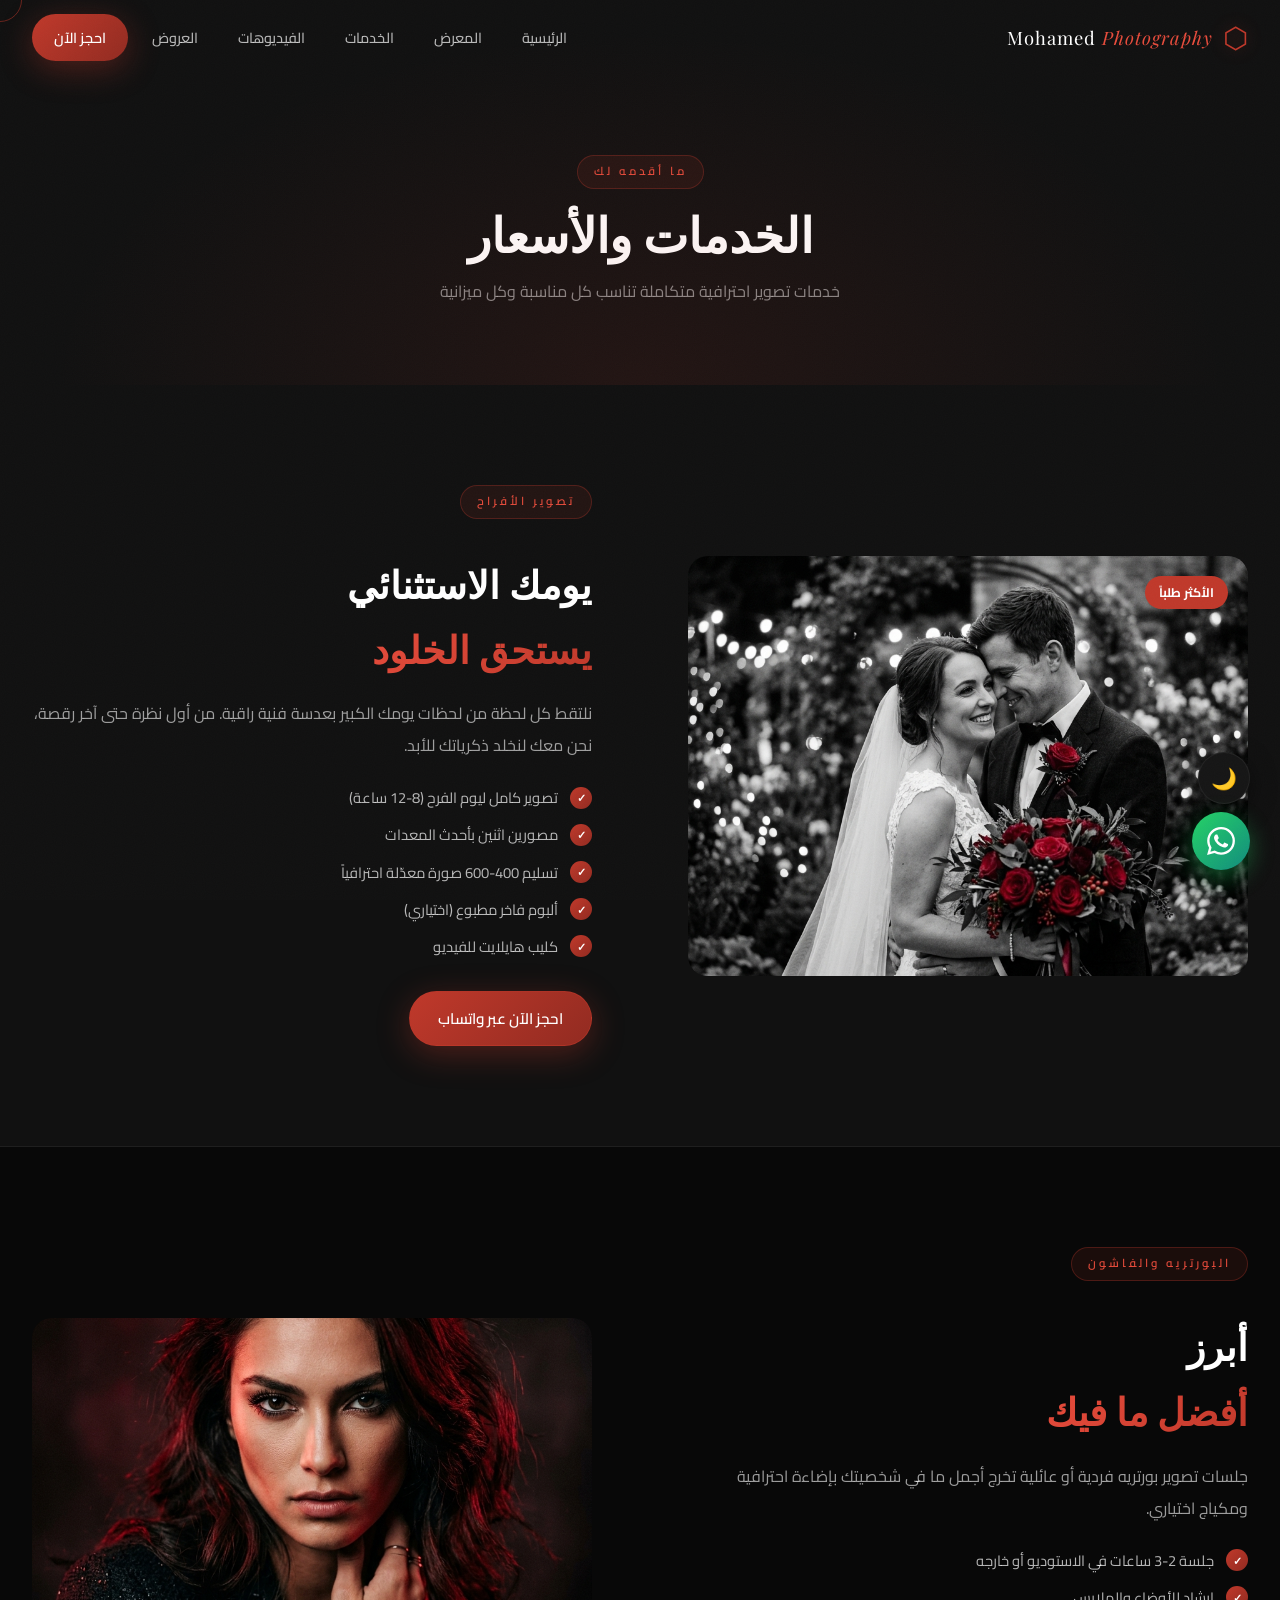
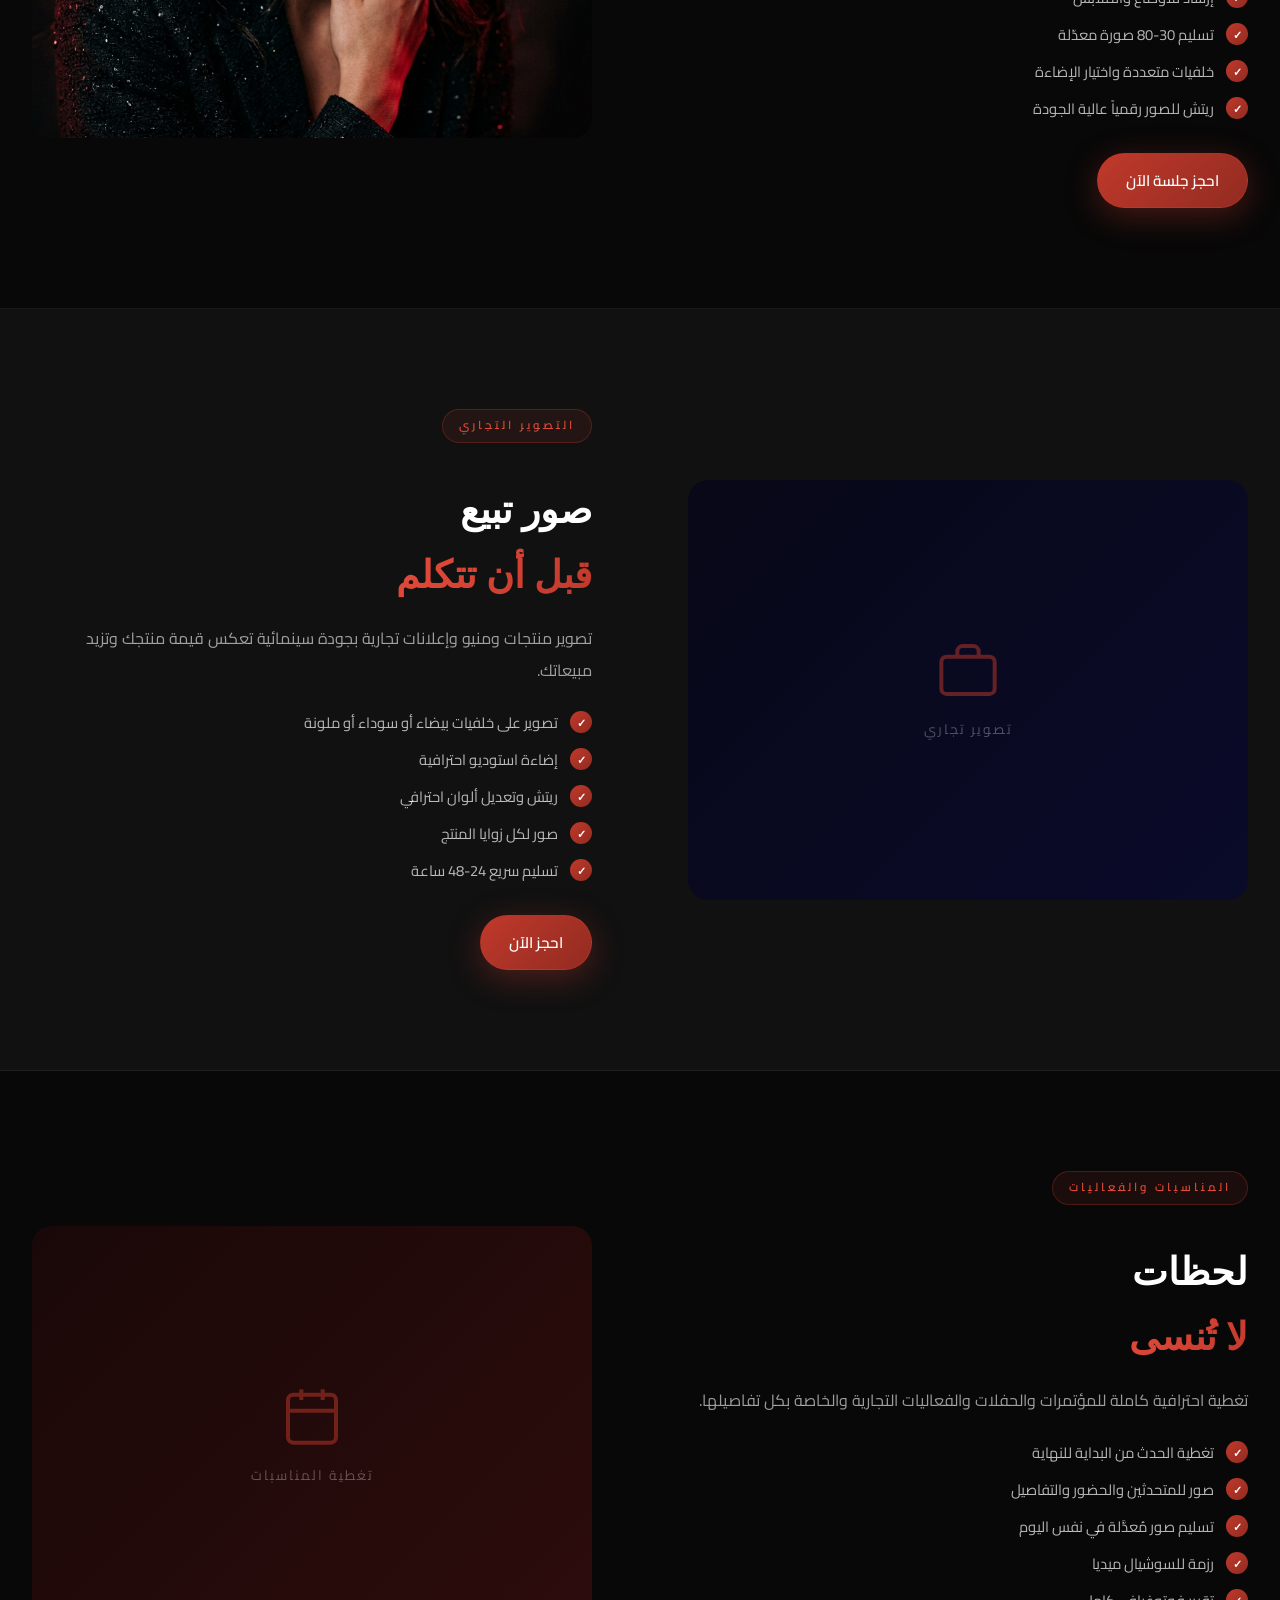
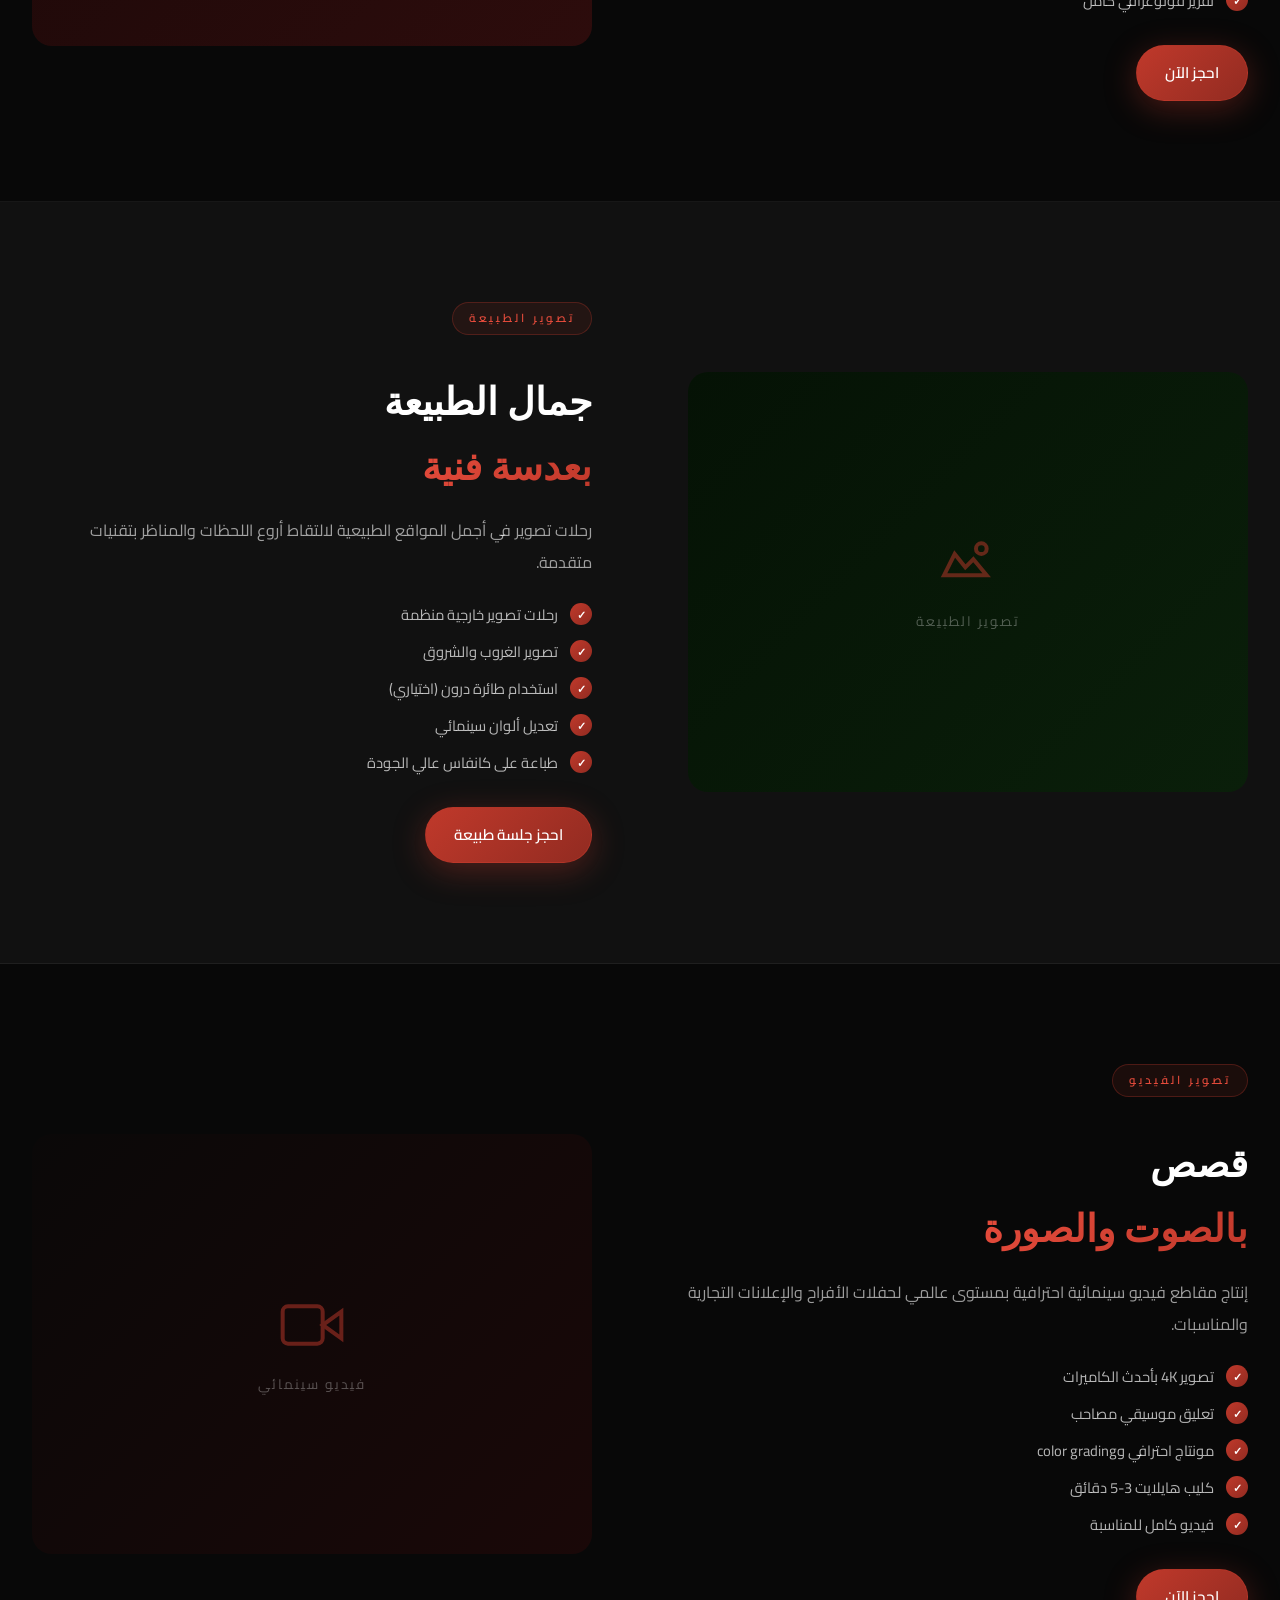
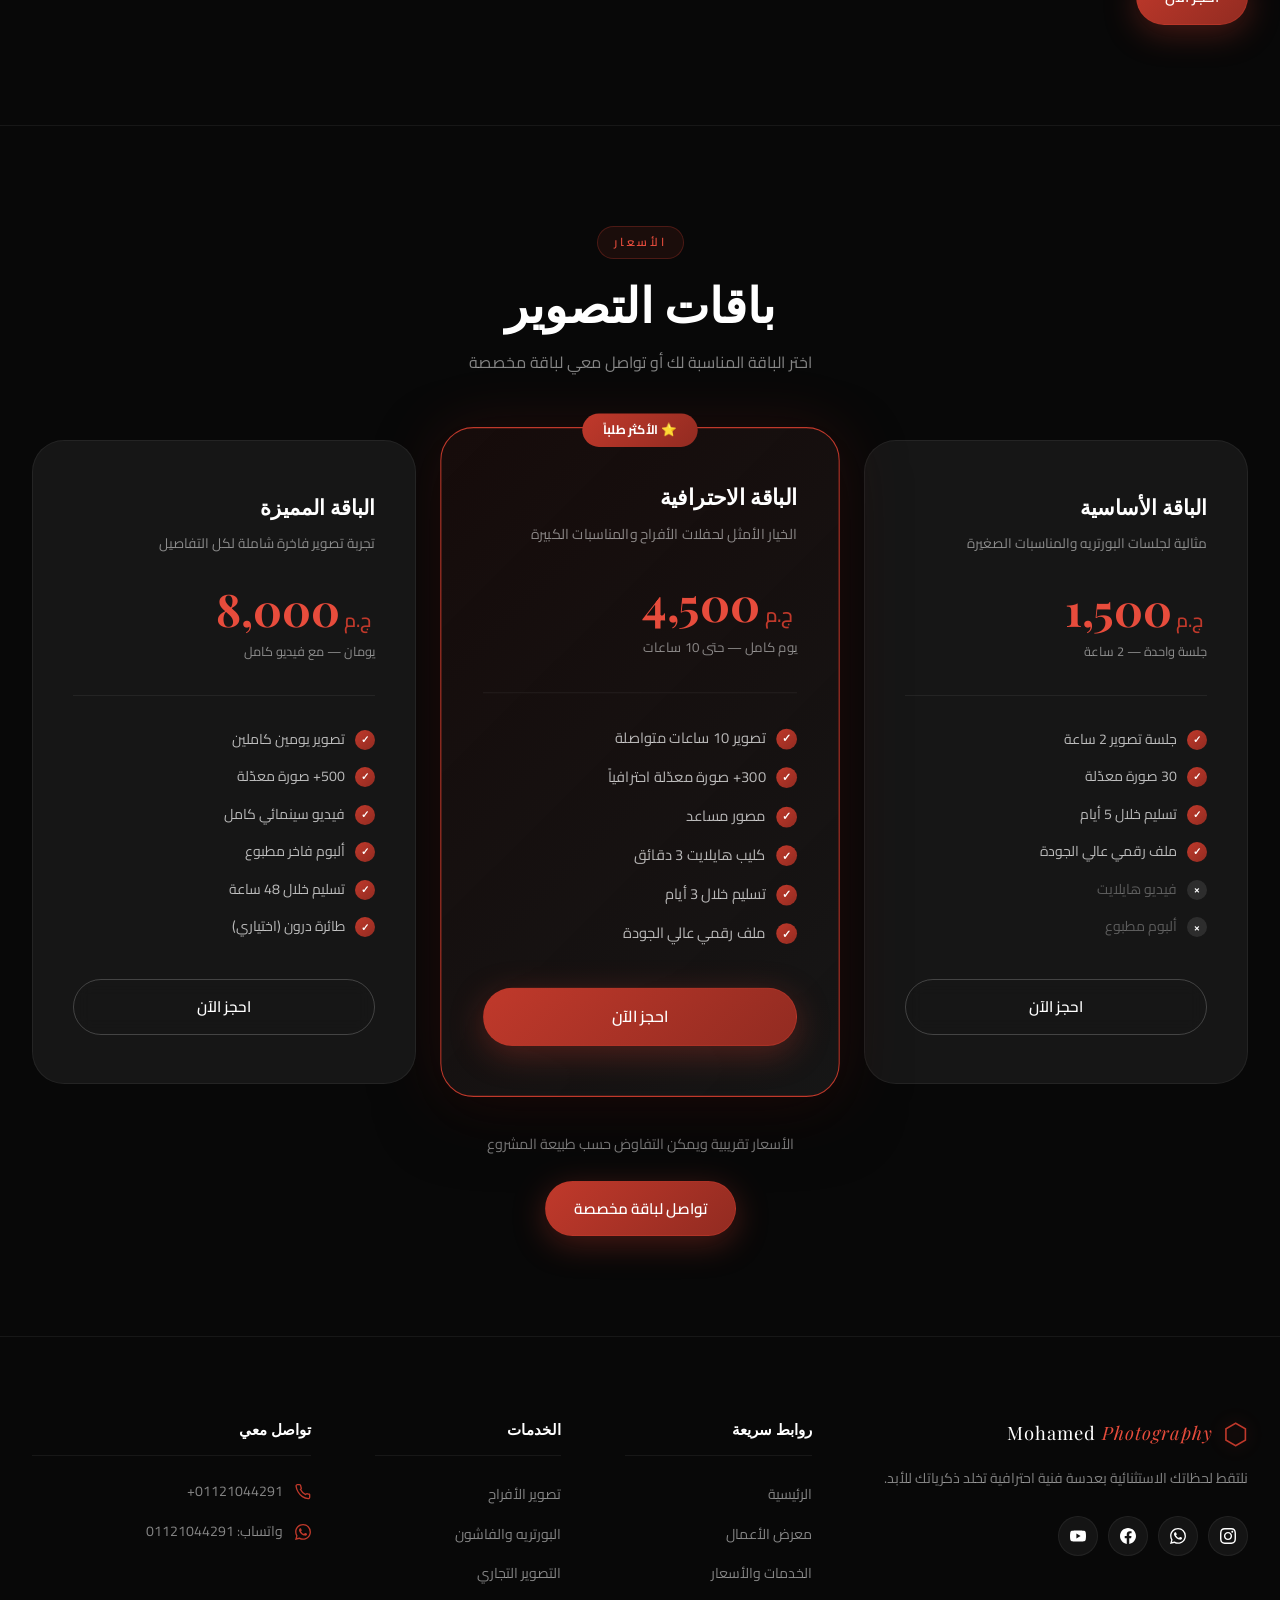
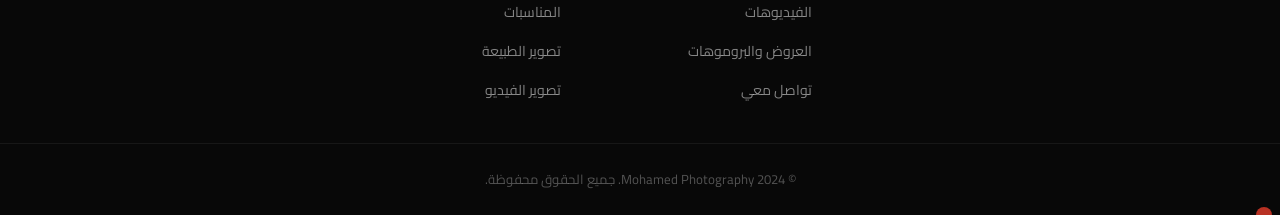
<file: services.html>
<!DOCTYPE html>
<html lang="ar" dir="rtl">
<head>
  <meta charset="UTF-8" />
  <meta name="viewport" content="width=device-width, initial-scale=1.0" />
  <title>الخدمات والأسعار | Mohamed Photography</title>
  <link rel="icon" type="image/png" href="images/favicon.png">
  <link rel="apple-touch-icon" href="images/logo.png">
  <meta name="description" content="خدمات التصوير الاحترافي من Mohamed Photography - أفراح، بورتريه، تصوير تجاري، مناسبات، طبيعة، فيديو. اعرف الأسعار واحجز الآن." />
  <link rel="preconnect" href="https://fonts.googleapis.com" />
  <link rel="preconnect" href="https://fonts.gstatic.com" crossorigin />
  <link href="https://fonts.googleapis.com/css2?family=Playfair+Display:wght@400;600;700;900&family=Cairo:wght@300;400;500;600;700;900&family=Cormorant+Garamond:ital,wght@0,300;0,400;0,600;1,300;1,400&display=swap" rel="stylesheet" />
  <link rel="stylesheet" href="css/style.css" />
  <link rel="stylesheet" href="css/animations.css" />
  <style>
    .page-hero {
      padding: calc(var(--nav-height) + 80px) 0 80px;
      text-align: center;
      background: var(--black-mid);
      position: relative;
      overflow: hidden;
    }
    .page-hero::before {
      content: '';
      position: absolute;
      inset: 0;
      background: radial-gradient(ellipse at 50% 100%, rgba(192,57,43,0.1) 0%, transparent 65%);
    }

    /* ---- Service Detail Sections ---- */
    .service-detail {
      padding: 100px 0;
      border-bottom: 1px solid var(--black-border);
    }
    .service-detail:nth-child(even) { background: var(--black-mid); }

    .service-detail-grid {
      display: grid;
      grid-template-columns: 1fr 1fr;
      gap: 6rem;
      align-items: center;
    }
    .service-detail:nth-child(even) .service-detail-grid { direction: rtl; }

    .service-detail-visual {
      border-radius: var(--radius-lg);
      overflow: hidden;
      position: relative;
      aspect-ratio: 4/3;
      background: var(--black-card);
    }
    .service-detail-visual img {
      width: 100%; height: 100%;
      object-fit: cover;
      transition: transform 0.6s ease;
    }
    .service-detail-visual:hover img { transform: scale(1.05); }

    .service-detail-ph {
      width: 100%; height: 100%;
      display: flex; align-items: center; justify-content: center;
      flex-direction: column; gap: 16px;
    }
    .service-detail-ph svg { width: 64px; height: 64px; color: var(--crimson); opacity: 0.5; }
    .service-detail-ph span { color: var(--white-30, rgba(255,255,255,0.3)); font-size: 0.85rem; letter-spacing: 2px; text-transform: uppercase; }

    .service-detail-badge {
      position: absolute; top: 20px; right: 20px;
      background: var(--crimson); color: white;
      font-size: 0.78rem; font-weight: 700;
      padding: 6px 14px; border-radius: 100px;
    }

    .service-detail-content {}
    .service-detail-content h2 {
      font-family: var(--font-display);
      font-size: clamp(1.8rem, 3vw, 2.5rem);
      font-weight: 700;
      margin: 1rem 0;
    }
    .service-detail-content p {
      color: var(--white-60, rgba(255,255,255,0.6));
      line-height: 2;
      margin-bottom: 1.5rem;
    }

    .service-features {
      display: flex; flex-direction: column; gap: 0.75rem;
      margin: 1.5rem 0 2rem;
    }
    .service-feature {
      display: flex; align-items: center; gap: 12px;
      font-size: 0.92rem; color: var(--white-70);
    }
    .service-feature::before {
      content: '✓';
      width: 22px; height: 22px;
      background: linear-gradient(135deg, var(--crimson), var(--crimson-dark));
      border-radius: 50%;
      display: flex; align-items: center; justify-content: center;
      font-size: 0.7rem; color: white; font-weight: 700;
      flex-shrink: 0;
    }

    /* Pricing Cards */
    .pricing-section {
      padding: 100px 0;
      background: var(--black);
    }
    .pricing-grid {
      display: grid;
      grid-template-columns: repeat(3, 1fr);
      gap: 2rem;
      margin-top: 4rem;
    }
    .pricing-card {
      background: var(--black-card);
      border: 1px solid var(--black-border);
      border-radius: var(--radius-xl);
      padding: 3rem 2.5rem;
      position: relative;
      transition: var(--transition-slow);
    }
    .pricing-card.featured {
      border-color: var(--crimson);
      background: linear-gradient(135deg, rgba(192,57,43,0.08), var(--black-card));
      box-shadow: 0 0 60px rgba(192,57,43,0.15), var(--shadow-lg);
      transform: scale(1.04);
    }
    .pricing-card:hover {
      transform: translateY(-8px);
      box-shadow: var(--shadow-lg);
    }
    .pricing-card.featured:hover { transform: scale(1.04) translateY(-8px); }

    .pricing-badge {
      position: absolute; top: -14px; left: 50%; transform: translateX(-50%);
      background: linear-gradient(135deg, var(--crimson), var(--crimson-dark));
      color: white; font-size: 0.75rem; font-weight: 700;
      padding: 6px 20px; border-radius: 100px;
      white-space: nowrap;
    }

    .pricing-name {
      font-family: var(--font-display);
      font-size: 1.3rem; font-weight: 600;
      margin-bottom: 0.5rem;
    }
    .pricing-desc {
      font-size: 0.85rem; color: var(--white-50);
      margin-bottom: 2rem; line-height: 1.7;
    }
    .pricing-price {
      margin-bottom: 2rem;
      padding-bottom: 2rem;
      border-bottom: 1px solid var(--black-border);
    }
    .price-amount {
      font-family: var(--font-display);
      font-size: 2.8rem; font-weight: 700;
      color: var(--crimson-light);
      line-height: 1;
    }
    .price-currency {
      font-size: 1.2rem; color: var(--crimson);
      font-weight: 600; margin-right: 4px;
    }
    .price-period {
      font-size: 0.8rem; color: var(--white-50);
      margin-top: 4px; display: block;
    }
    .pricing-features {
      list-style: none;
      display: flex; flex-direction: column; gap: 0.85rem;
      margin-bottom: 2.5rem;
    }
    .pricing-features li {
      font-size: 0.88rem; color: var(--white-70);
      display: flex; align-items: center; gap: 10px;
    }
    .pricing-features li::before {
      content: '✓';
      width: 20px; height: 20px;
      background: linear-gradient(135deg, var(--crimson), var(--crimson-dark));
      border-radius: 50%;
      display: inline-flex; align-items: center; justify-content: center;
      font-size: 0.65rem; color: white; font-weight: 700;
      flex-shrink: 0;
    }
    .pricing-features li.unavailable { color: var(--white-30, rgba(255,255,255,0.3)); }
    .pricing-features li.unavailable::before {
      content: '×'; background: var(--white-10);
    }

    @media (max-width: 1024px) {
      .service-detail-grid { grid-template-columns: 1fr; gap: 3rem; }
      .pricing-grid { grid-template-columns: 1fr; }
      .pricing-card.featured { transform: none; }
    }
    @media (max-width: 768px) {
      .pricing-grid { grid-template-columns: 1fr; gap: 1.5rem; }
    }
  </style>
</head>
<body>

  <div id="preloader">
    <div class="preloader-inner">
      <div class="lens-ring"></div><div class="lens-ring ring2"></div><div class="lens-ring ring3"></div>
      <div class="aperture">
        <div class="aperture-blade"></div><div class="aperture-blade"></div>
        <div class="aperture-blade"></div><div class="aperture-blade"></div>
        <div class="aperture-blade"></div><div class="aperture-blade"></div>
      </div>
      <p class="preloader-text">Mohamed Photography</p>
    </div>
  </div>

  <nav id="navbar" class="navbar">
    <div class="nav-container">
      <a href="index.html" class="nav-logo">
        <span class="logo-icon">⬡</span>
        <span class="logo-text">Mohamed <em>Photography</em></span>
      </a>
      <button class="nav-toggle" id="navToggle" aria-label="القائمة"><span></span><span></span><span></span></button>
      <ul class="nav-links" id="navLinks">
        <li><a href="index.html" class="nav-link">الرئيسية</a></li>
        <li><a href="gallery.html" class="nav-link">المعرض</a></li>
        <li><a href="services.html" class="nav-link active">الخدمات</a></li>
        <li><a href="videos.html" class="nav-link">الفيديوهات</a></li>
        <li><a href="offers.html" class="nav-link">العروض</a></li>
        <li><a href="contact.html" class="nav-link nav-cta">احجز الآن</a></li>
      </ul>
    </div>
  </nav>

  <section class="page-hero">
    <div class="container">
      <div class="section-tag">ما أقدمه لك</div>
      <h1 class="section-title">الخدمات والأسعار</h1>
      <p style="color:var(--white-50); max-width:500px; margin: 0 auto;">خدمات تصوير احترافية متكاملة تناسب كل مناسبة وكل ميزانية</p>
    </div>
  </section>

  <!-- Wedding -->
  <section class="service-detail" id="wedding">
    <div class="container">
      <div class="service-detail-grid">
        <div class="service-detail-visual">
          <img src="gallery_wedding.jpg" alt="تصوير أفراح" />
          <span class="service-detail-badge">الأكثر طلباً</span>
        </div>
        <div class="service-detail-content">
          <div class="section-tag">تصوير الأفراح</div>
          <h2>يومك الاستثنائي<br/><span class="accent-text">يستحق الخلود</span></h2>
          <p>نلتقط كل لحظة من لحظات يومك الكبير بعدسة فنية راقية. من أول نظرة حتى آخر رقصة، نحن معك لنخلد ذكرياتك للأبد.</p>
          <div class="service-features">
            <div class="service-feature">تصوير كامل ليوم الفرح (8-12 ساعة)</div>
            <div class="service-feature">مصورين اثنين بأحدث المعدات</div>
            <div class="service-feature">تسليم 400-600 صورة معدّلة احترافياً</div>
            <div class="service-feature">ألبوم فاخر مطبوع (اختياري)</div>
            <div class="service-feature">كليب هايلايت للفيديو</div>
          </div>
          <a href="contact.html?service=wedding" class="btn btn-primary">احجز الآن عبر واتساب</a>
        </div>
      </div>
    </div>
  </section>

  <!-- Portrait -->
  <section class="service-detail" id="portrait">
    <div class="container">
      <div class="service-detail-grid">
        <div class="service-detail-content">
          <div class="section-tag">البورتريه والفاشون</div>
          <h2>أبرز<br/><span class="accent-text">أفضل ما فيك</span></h2>
          <p>جلسات تصوير بورتريه فردية أو عائلية تخرج أجمل ما في شخصيتك بإضاءة احترافية ومكياج اختياري.</p>
          <div class="service-features">
            <div class="service-feature">جلسة 2-3 ساعات في الاستوديو أو خارجه</div>
            <div class="service-feature">إرشاد للأوضاع والملابس</div>
            <div class="service-feature">تسليم 30-80 صورة معدّلة</div>
            <div class="service-feature">خلفيات متعددة واختيار الإضاءة</div>
            <div class="service-feature">ريتش للصور رقمياً عالية الجودة</div>
          </div>
          <a href="contact.html?service=portrait" class="btn btn-primary">احجز جلسة الآن</a>
        </div>
        <div class="service-detail-visual">
          <img src="gallery_portrait.jpg" alt="بورتريه" />
        </div>
      </div>
    </div>
  </section>

  <!-- Product -->
  <section class="service-detail" id="product">
    <div class="container">
      <div class="service-detail-grid">
        <div class="service-detail-visual">
          <div class="service-detail-ph" style="background: linear-gradient(135deg,#080818,#0a0a2a);">
            <svg viewBox="0 0 24 24" fill="none" stroke="currentColor" stroke-width="1.5"><rect x="2" y="7" width="20" height="14" rx="2"/><path d="M16 7V5a2 2 0 0 0-2-2h-4a2 2 0 0 0-2 2v2"/></svg>
            <span>تصوير تجاري</span>
          </div>
        </div>
        <div class="service-detail-content">
          <div class="section-tag">التصوير التجاري</div>
          <h2>صور تبيع<br/><span class="accent-text">قبل أن تتكلم</span></h2>
          <p>تصوير منتجات ومنيو وإعلانات تجارية بجودة سينمائية تعكس قيمة منتجك وتزيد مبيعاتك.</p>
          <div class="service-features">
            <div class="service-feature">تصوير على خلفيات بيضاء أو سوداء أو ملونة</div>
            <div class="service-feature">إضاءة استوديو احترافية</div>
            <div class="service-feature">ريتش وتعديل ألوان احترافي</div>
            <div class="service-feature">صور لكل زوايا المنتج</div>
            <div class="service-feature">تسليم سريع 24-48 ساعة</div>
          </div>
          <a href="contact.html?service=product" class="btn btn-primary">احجز الآن</a>
        </div>
      </div>
    </div>
  </section>

  <!-- Events -->
  <section class="service-detail" id="events">
    <div class="container">
      <div class="service-detail-grid">
        <div class="service-detail-content">
          <div class="section-tag">المناسبات والفعاليات</div>
          <h2>لحظات<br/><span class="accent-text">لا تُنسى</span></h2>
          <p>تغطية احترافية كاملة للمؤتمرات والحفلات والفعاليات التجارية والخاصة بكل تفاصيلها.</p>
          <div class="service-features">
            <div class="service-feature">تغطية الحدث من البداية للنهاية</div>
            <div class="service-feature">صور للمتحدثين والحضور والتفاصيل</div>
            <div class="service-feature">تسليم صور مُعدَّلة في نفس اليوم</div>
            <div class="service-feature">رزمة للسوشيال ميديا</div>
            <div class="service-feature">تقرير فوتوغرافي كامل</div>
          </div>
          <a href="contact.html?service=events" class="btn btn-primary">احجز الآن</a>
        </div>
        <div class="service-detail-visual">
          <div class="service-detail-ph" style="background: linear-gradient(135deg,#1a0808,#2d0c0c);">
            <svg viewBox="0 0 24 24" fill="none" stroke="currentColor" stroke-width="1.5"><path d="M8 2v4M16 2v4M3 10h18M5 4h14a2 2 0 0 1 2 2v14a2 2 0 0 1-2 2H5a2 2 0 0 1-2-2V6a2 2 0 0 1 2-2z"/></svg>
            <span>تغطية المناسبات</span>
          </div>
        </div>
      </div>
    </div>
  </section>

  <!-- Nature -->
  <section class="service-detail" id="nature">
    <div class="container">
      <div class="service-detail-grid">
        <div class="service-detail-visual">
          <div class="service-detail-ph" style="background: linear-gradient(135deg,#051205,#0a1f0a);">
            <svg viewBox="0 0 24 24" fill="none" stroke="currentColor" stroke-width="1.5"><path d="M3 17l4-8 4 5 3-3 5 6H3z"/><circle cx="17" cy="7" r="2"/></svg>
            <span>تصوير الطبيعة</span>
          </div>
        </div>
        <div class="service-detail-content">
          <div class="section-tag">تصوير الطبيعة</div>
          <h2>جمال الطبيعة<br/><span class="accent-text">بعدسة فنية</span></h2>
          <p>رحلات تصوير في أجمل المواقع الطبيعية لالتقاط أروع اللحظات والمناظر بتقنيات متقدمة.</p>
          <div class="service-features">
            <div class="service-feature">رحلات تصوير خارجية منظمة</div>
            <div class="service-feature">تصوير الغروب والشروق</div>
            <div class="service-feature">استخدام طائرة درون (اختياري)</div>
            <div class="service-feature">تعديل ألوان سينمائي</div>
            <div class="service-feature">طباعة على كانفاس عالي الجودة</div>
          </div>
          <a href="contact.html?service=nature" class="btn btn-primary">احجز جلسة طبيعة</a>
        </div>
      </div>
    </div>
  </section>

  <!-- Video -->
  <section class="service-detail" id="video">
    <div class="container">
      <div class="service-detail-grid">
        <div class="service-detail-content">
          <div class="section-tag">تصوير الفيديو</div>
          <h2>قصص<br/><span class="accent-text">بالصوت والصورة</span></h2>
          <p>إنتاج مقاطع فيديو سينمائية احترافية بمستوى عالمي لحفلات الأفراح والإعلانات التجارية والمناسبات.</p>
          <div class="service-features">
            <div class="service-feature">تصوير 4K بأحدث الكاميرات</div>
            <div class="service-feature">تعليق موسيقي مصاحب</div>
            <div class="service-feature">مونتاج احترافي وcolor grading</div>
            <div class="service-feature">كليب هايلايت 3-5 دقائق</div>
            <div class="service-feature">فيديو كامل للمناسبة</div>
          </div>
          <a href="contact.html?service=video" class="btn btn-primary">احجز الآن</a>
        </div>
        <div class="service-detail-visual">
          <div class="service-detail-ph" style="background: linear-gradient(135deg,#0a0808,#1a0808);">
            <svg viewBox="0 0 24 24" fill="none" stroke="currentColor" stroke-width="1.5"><polygon points="23 7 16 12 23 17 23 7"/><rect x="1" y="5" width="15" height="14" rx="2"/></svg>
            <span>فيديو سينمائي</span>
          </div>
        </div>
      </div>
    </div>
  </section>

  <!-- Pricing -->
  <section class="pricing-section">
    <div class="container">
      <div class="section-header">
        <div class="section-tag">الأسعار</div>
        <h2 class="section-title">باقات التصوير</h2>
        <p class="section-subtitle">اختر الباقة المناسبة لك أو تواصل معي لباقة مخصصة</p>
      </div>
      <div class="pricing-grid">
        <div class="pricing-card">
          <div class="pricing-name">الباقة الأساسية</div>
          <div class="pricing-desc">مثالية لجلسات البورتريه والمناسبات الصغيرة</div>
          <div class="pricing-price">
            <div>
              <span class="price-currency">ج.م</span>
              <span class="price-amount">1,500</span>
            </div>
            <span class="price-period">جلسة واحدة — 2 ساعة</span>
          </div>
          <ul class="pricing-features">
            <li>جلسة تصوير 2 ساعة</li>
            <li>30 صورة معدّلة</li>
            <li>تسليم خلال 5 أيام</li>
            <li>ملف رقمي عالي الجودة</li>
            <li class="unavailable">فيديو هايلايت</li>
            <li class="unavailable">ألبوم مطبوع</li>
          </ul>
          <a href="https://wa.me/201121044291?text=أريد الاستفسار عن الباقة الأساسية" class="btn btn-outline" style="width:100%; justify-content:center" target="_blank">احجز الآن</a>
        </div>

        <div class="pricing-card featured">
          <div class="pricing-badge">⭐ الأكثر طلباً</div>
          <div class="pricing-name">الباقة الاحترافية</div>
          <div class="pricing-desc">الخيار الأمثل لحفلات الأفراح والمناسبات الكبيرة</div>
          <div class="pricing-price">
            <div>
              <span class="price-currency">ج.م</span>
              <span class="price-amount">4,500</span>
            </div>
            <span class="price-period">يوم كامل — حتى 10 ساعات</span>
          </div>
          <ul class="pricing-features">
            <li>تصوير 10 ساعات متواصلة</li>
            <li>300+ صورة معدّلة احترافياً</li>
            <li>مصور مساعد</li>
            <li>كليب هايلايت 3 دقائق</li>
            <li>تسليم خلال 3 أيام</li>
            <li>ملف رقمي عالي الجودة</li>
          </ul>
          <a href="https://wa.me/201121044291?text=أريد الاستفسار عن الباقة الاحترافية" class="btn btn-primary" style="width:100%; justify-content:center" target="_blank">احجز الآن</a>
        </div>

        <div class="pricing-card">
          <div class="pricing-name">الباقة المميزة</div>
          <div class="pricing-desc">تجربة تصوير فاخرة شاملة لكل التفاصيل</div>
          <div class="pricing-price">
            <div>
              <span class="price-currency">ج.م</span>
              <span class="price-amount">8,000</span>
            </div>
            <span class="price-period">يومان — مع فيديو كامل</span>
          </div>
          <ul class="pricing-features">
            <li>تصوير يومين كاملين</li>
            <li>500+ صورة معدّلة</li>
            <li>فيديو سينمائي كامل</li>
            <li>ألبوم فاخر مطبوع</li>
            <li>تسليم خلال 48 ساعة</li>
            <li>طائرة درون (اختياري)</li>
          </ul>
          <a href="https://wa.me/201121044291?text=أريد الاستفسار عن الباقة المميزة" class="btn btn-outline" style="width:100%; justify-content:center" target="_blank">احجز الآن</a>
        </div>
      </div>
      <div class="text-center mt-4">
        <p style="color:var(--white-50); font-size:0.9rem; margin-bottom:1.5rem">الأسعار تقريبية ويمكن التفاوض حسب طبيعة المشروع</p>
        <a href="https://wa.me/201121044291?text=أريد باقة تصوير مخصصة" class="btn btn-primary" target="_blank">تواصل لباقة مخصصة</a>
      </div>
    </div>
  </section>

  <a href="https://wa.me/201121044291?text=مرحباً، أريد الاستفسار عن خدمات التصوير" class="whatsapp-float" target="_blank" aria-label="تواصل عبر واتساب">
    <svg viewBox="0 0 24 24" fill="currentColor"><path d="M17.472 14.382c-.297-.149-1.758-.867-2.03-.967-.273-.099-.471-.148-.67.15-.197.297-.767.966-.94 1.164-.173.199-.347.223-.644.075-.297-.15-1.255-.463-2.39-1.475-.883-.788-1.48-1.761-1.653-2.059-.173-.297-.018-.458.13-.606.134-.133.298-.347.446-.52.149-.174.198-.298.298-.497.099-.198.05-.371-.025-.52-.075-.149-.669-1.612-.916-2.207-.242-.579-.487-.5-.669-.51-.173-.008-.371-.01-.57-.01-.198 0-.52.074-.792.372-.272.297-1.04 1.016-1.04 2.479 0 1.462 1.065 2.875 1.213 3.074.149.198 2.096 3.2 5.077 4.487.709.306 1.262.489 1.694.625.712.227 1.36.195 1.871.118.571-.085 1.758-.719 2.006-1.413.248-.694.248-1.289.173-1.413-.074-.124-.272-.198-.57-.347m-5.421 7.403h-.004a9.87 9.87 0 01-5.031-1.378l-.361-.214-3.741.982.998-3.648-.235-.374a9.86 9.86 0 01-1.51-5.26c.001-5.45 4.436-9.884 9.888-9.884 2.64 0 5.122 1.03 6.988 2.898a9.825 9.825 0 012.893 6.994c-.003 5.45-4.437 9.884-9.885 9.884m8.413-18.297A11.815 11.815 0 0012.05 0C5.495 0 .16 5.335.157 11.892c0 2.096.547 4.142 1.588 5.945L.057 24l6.305-1.654a11.882 11.882 0 005.683 1.448h.005c6.554 0 11.89-5.335 11.893-11.893a11.821 11.821 0 00-3.48-8.413z"/></svg>
    <span class="wa-tooltip">تواصل الآن</span>
  </a>

  <!-- Footer -->
  <footer class="footer">
    <div class="footer-top">
      <div class="container">
        <div class="footer-grid">
          <div class="footer-brand">
            <a href="index.html" class="nav-logo">
              <span class="logo-icon">⬡</span>
              <span class="logo-text">Mohamed <em>Photography</em></span>
            </a>
            <p>نلتقط لحظاتك الاستثنائية بعدسة فنية احترافية تخلد ذكرياتك للأبد.</p>
            <div class="footer-social">
              <a href="#" class="social-link" aria-label="Instagram">
                <svg viewBox="0 0 24 24" fill="currentColor"><path d="M12 2.163c3.204 0 3.584.012 4.85.07 3.252.148 4.771 1.691 4.919 4.919.058 1.265.069 1.645.069 4.849 0 3.205-.012 3.584-.069 4.849-.149 3.225-1.664 4.771-4.919 4.919-1.266.058-1.644.07-4.85.07-3.204 0-3.584-.012-4.849-.07-3.26-.149-4.771-1.699-4.919-4.92-.058-1.265-.07-1.644-.07-4.849 0-3.204.013-3.583.07-4.849.149-3.227 1.664-4.771 4.919-4.919 1.266-.057 1.645-.069 4.849-.069zm0-2.163c-3.259 0-3.667.014-4.947.072-4.358.2-6.78 2.618-6.98 6.98-.059 1.281-.073 1.689-.073 4.948 0 3.259.014 3.668.072 4.948.2 4.358 2.618 6.78 6.98 6.98 1.281.058 1.689.072 4.948.072 3.259 0 3.668-.014 4.948-.072 4.354-.2 6.782-2.618 6.979-6.98.059-1.28.073-1.689.073-4.948 0-3.259-.014-3.667-.072-4.947-.196-4.354-2.617-6.78-6.979-6.98-1.281-.059-1.69-.073-4.949-.073zm0 5.838c-3.403 0-6.162 2.759-6.162 6.162s2.759 6.163 6.162 6.163 6.162-2.759 6.162-6.163c0-3.403-2.759-6.162-6.162-6.162zm0 10.162c-2.209 0-4-1.79-4-4 0-2.209 1.791-4 4-4s4 1.791 4 4c0 2.21-1.791 4-4 4zm6.406-11.845c-.796 0-1.441.645-1.441 1.44s.645 1.44 1.441 1.44c.795 0 1.439-.645 1.439-1.44s-.644-1.44-1.439-1.44z"/></svg>
              </a>
              <a href="https://wa.me/201121044291" class="social-link" aria-label="WhatsApp">
                <svg viewBox="0 0 24 24" fill="currentColor"><path d="M17.472 14.382c-.297-.149-1.758-.867-2.03-.967-.273-.099-.471-.148-.67.15-.197.297-.767.966-.94 1.164-.173.199-.347.223-.644.075-.297-.15-1.255-.463-2.39-1.475-.883-.788-1.48-1.761-1.653-2.059-.173-.297-.018-.458.13-.606.134-.133.298-.347.446-.52.149-.174.198-.298.298-.497.099-.198.05-.371-.025-.52-.075-.149-.669-1.612-.916-2.207-.242-.579-.487-.5-.669-.51-.173-.008-.371-.01-.57-.01-.198 0-.52.074-.792.372-.272.297-1.04 1.016-1.04 2.479 0 1.462 1.065 2.875 1.213 3.074.149.198 2.096 3.2 5.077 4.487.709.306 1.262.489 1.694.625.712.227 1.36.195 1.871.118.571-.085 1.758-.719 2.006-1.413.248-.694.248-1.289.173-1.413-.074-.124-.272-.198-.57-.347m-5.421 7.403h-.004a9.87 9.87 0 01-5.031-1.378l-.361-.214-3.741.982.998-3.648-.235-.374a9.86 9.86 0 01-1.51-5.26c.001-5.45 4.436-9.884 9.888-9.884 2.64 0 5.122 1.03 6.988 2.898a9.825 9.825 0 012.893 6.994c-.003 5.45-4.437 9.884-9.885 9.884m8.413-18.297A11.815 11.815 0 0012.05 0C5.495 0 .16 5.335.157 11.892c0 2.096.547 4.142 1.588 5.945L.057 24l6.305-1.654a11.882 11.882 0 005.683 1.448h.005c6.554 0 11.89-5.335 11.893-11.893a11.821 11.821 0 00-3.48-8.413z"/></svg>
              </a>
              <a href="#" class="social-link" aria-label="Facebook">
                <svg viewBox="0 0 24 24" fill="currentColor"><path d="M24 12.073c0-6.627-5.373-12-12-12s-12 5.373-12 12c0 5.99 4.388 10.954 10.125 11.854v-8.385H7.078v-3.47h3.047V9.43c0-3.007 1.792-4.669 4.533-4.669 1.312 0 2.686.235 2.686.235v2.953H15.83c-1.491 0-1.956.925-1.956 1.874v2.25h3.328l-.532 3.47h-2.796v8.385C19.612 23.027 24 18.062 24 12.073z"/></svg>
              </a>
              <a href="#" class="social-link" aria-label="YouTube">
                <svg viewBox="0 0 24 24" fill="currentColor"><path d="M23.495 6.205a3.007 3.007 0 0 0-2.088-2.088c-1.87-.501-9.396-.501-9.396-.501s-7.507-.01-9.396.501A3.007 3.007 0 0 0 .527 6.205a31.247 31.247 0 0 0-.522 5.805 31.247 31.247 0 0 0 .522 5.783 3.007 3.007 0 0 0 2.088 2.088c1.868.502 9.396.502 9.396.502s7.506 0 9.396-.502a3.007 3.007 0 0 0 2.088-2.088 31.247 31.247 0 0 0 .5-5.783 31.247 31.247 0 0 0-.5-5.805zM9.609 15.601V8.408l6.264 3.602z"/></svg>
              </a>
            </div>
          </div>
          <div class="footer-links">
            <h4>روابط سريعة</h4>
            <ul>
              <li><a href="index.html">الرئيسية</a></li>
              <li><a href="gallery.html">معرض الأعمال</a></li>
              <li><a href="services.html">الخدمات والأسعار</a></li>
              <li><a href="videos.html">الفيديوهات</a></li>
              <li><a href="offers.html">العروض والبروموهات</a></li>
              <li><a href="contact.html">تواصل معي</a></li>
            </ul>
          </div>
          <div class="footer-links">
            <h4>الخدمات</h4>
            <ul>
              <li><a href="#wedding">تصوير الأفراح</a></li>
              <li><a href="#portrait">البورتريه والفاشون</a></li>
              <li><a href="#product">التصوير التجاري</a></li>
              <li><a href="#events">المناسبات</a></li>
              <li><a href="#nature">تصوير الطبيعة</a></li>
              <li><a href="#video">تصوير الفيديو</a></li>
            </ul>
          </div>
          <div class="footer-contact">
            <h4>تواصل معي</h4>
            <div class="contact-item">
              <svg viewBox="0 0 24 24" fill="none" stroke="currentColor" stroke-width="2"><path d="M22 16.92v3a2 2 0 0 1-2.18 2 19.79 19.79 0 0 1-8.63-3.07A19.5 19.5 0 0 1 4.69 12 19.79 19.79 0 0 1 1.63 3.18 2 2 0 0 1 3.6 1h3a2 2 0 0 1 2 1.72 12.84 12.84 0 0 0 .7 2.81 2 2 0 0 1-.45 2.11L8.09 8a16 16 0 0 0 7.86 7.86l.76-.76a2 2 0 0 1 2.11-.45 12.84 12.84 0 0 0 2.81.7A2 2 0 0 1 22 16.92z"/></svg>
              <a href="tel:+201121044291">01121044291+</a>
            </div>
            <div class="contact-item">
              <svg viewBox="0 0 24 24" fill="currentColor"><path d="M17.472 14.382c-.297-.149-1.758-.867-2.03-.967-.273-.099-.471-.148-.67.15-.197.297-.767.966-.94 1.164-.173.199-.347.223-.644.075-.297-.15-1.255-.463-2.39-1.475-.883-.788-1.48-1.761-1.653-2.059-.173-.297-.018-.458.13-.606.134-.133.298-.347.446-.52.149-.174.198-.298.298-.497.099-.198.05-.371-.025-.52-.075-.149-.669-1.612-.916-2.207-.242-.579-.487-.5-.669-.51-.173-.008-.371-.01-.57-.01-.198 0-.52.074-.792.372-.272.297-1.04 1.016-1.04 2.479 0 1.462 1.065 2.875 1.213 3.074.149.198 2.096 3.2 5.077 4.487.709.306 1.262.489 1.694.625.712.227 1.36.195 1.871.118.571-.085 1.758-.719 2.006-1.413.248-.694.248-1.289.173-1.413-.074-.124-.272-.198-.57-.347m-5.421 7.403h-.004a9.87 9.87 0 01-5.031-1.378l-.361-.214-3.741.982.998-3.648-.235-.374a9.86 9.86 0 01-1.51-5.26c.001-5.45 4.436-9.884 9.888-9.884 2.64 0 5.122 1.03 6.988 2.898a9.825 9.825 0 012.893 6.994c-.003 5.45-4.437 9.884-9.885 9.884m8.413-18.297A11.815 11.815 0 0012.05 0C5.495 0 .16 5.335.157 11.892c0 2.096.547 4.142 1.588 5.945L.057 24l6.305-1.654a11.882 11.882 0 005.683 1.448h.005c6.554 0 11.89-5.335 11.893-11.893a11.821 11.821 0 00-3.48-8.413z"/></svg>
              <a href="https://wa.me/201121044291" target="_blank">واتساب: 01121044291</a>
            </div>
          </div>
        </div>
      </div>
    </div>
    <div class="footer-bottom">
      <div class="container">
        <p>© 2024 Mohamed Photography. جميع الحقوق محفوظة.</p>
      </div>
    </div>
  </footer>

  <script src="js/main.js"></script>
</body>
</html>
</file>
<file: css/style.css>
/* ============================================================
   MOHAMED PHOTOGRAPHY — MAIN STYLESHEET
   Design: Dark & Crimson | Premium Professional
   ============================================================ */

/* ====== CSS VARIABLES ====== */
:root {
  --crimson: #c0392b;
  --crimson-light: #e74c3c;
  --crimson-dark: #922b21;
  --crimson-glow: rgba(192, 57, 43, 0.4);
  --crimson-subtle: rgba(192, 57, 43, 0.1);

  --black: #080808;
  --black-mid: #111111;
  --black-soft: #1a1a1a;
  --black-card: #161616;
  --black-border: rgba(255,255,255,0.06);

  --white: #ffffff;
  --white-90: rgba(255,255,255,0.9);
  --white-70: rgba(255,255,255,0.7);
  --white-50: rgba(255,255,255,0.5);
  --white-60: rgba(255,255,255,0.6);
  --white-40: rgba(255,255,255,0.4);
  --white-30: rgba(255,255,255,0.3);
  --white-20: rgba(255,255,255,0.2);
  --white-10: rgba(255,255,255,0.1);
  --white-5: rgba(255,255,255,0.05);

  --gold: #d4af37;
  --gold-light: #f0c040;

  --font-arabic: 'Cairo', sans-serif;
  --font-display: 'Playfair Display', serif;
  --font-accent: 'Cormorant Garamond', serif;

  --transition: 0.3s cubic-bezier(0.4, 0, 0.2, 1);
  --transition-slow: 0.6s cubic-bezier(0.4, 0, 0.2, 1);
  --transition-spring: 0.4s cubic-bezier(0.34, 1.56, 0.64, 1);

  --radius-sm: 6px;
  --radius: 12px;
  --radius-lg: 20px;
  --radius-xl: 32px;

  --shadow-sm: 0 2px 8px rgba(0,0,0,0.4);
  --shadow: 0 8px 24px rgba(0,0,0,0.5);
  --shadow-lg: 0 20px 60px rgba(0,0,0,0.6);
  --shadow-crimson: 0 8px 32px rgba(192,57,43,0.35);

  --nav-height: 75px;
}

/* ====== LIGHT MODE ====== */
body.light-mode {
  --black: #f5f5f5;
  --black-mid: #ebebeb;
  --black-soft: #e0e0e0;
  --black-card: #ffffff;
  --black-border: rgba(0,0,0,0.1);
  --white: #111111;
  --white-90: rgba(0,0,0,0.9);
  --white-70: rgba(0,0,0,0.7);
  --white-60: rgba(0,0,0,0.6);
  --white-50: rgba(0,0,0,0.5);
  --white-40: rgba(0,0,0,0.4);
  --white-30: rgba(0,0,0,0.3);
  --white-20: rgba(0,0,0,0.2);
  --white-10: rgba(0,0,0,0.08);
  --white-5: rgba(0,0,0,0.04);
  --shadow: 0 8px 24px rgba(0,0,0,0.12);
  --shadow-lg: 0 20px 60px rgba(0,0,0,0.15);
  --shadow-sm: 0 2px 8px rgba(0,0,0,0.1);
}
body.light-mode .navbar.scrolled {
  background: rgba(245,245,245,0.95);
  box-shadow: 0 1px 0 rgba(0,0,0,0.1), 0 8px 24px rgba(0,0,0,0.1);
}
body.light-mode #preloader { background: var(--black); }
body.light-mode .accent-text {
  background: linear-gradient(135deg, var(--crimson), var(--crimson-dark));
  -webkit-background-clip: text;
  -webkit-text-fill-color: transparent;
  background-clip: text;
}

/* ====== THEME TOGGLE BUTTON ====== */
.theme-toggle {
  position: fixed;
  bottom: 96px;
  right: 30px;
  width: 52px; height: 52px;
  border-radius: 50%;
  background: var(--black-card);
  border: 1px solid var(--black-border);
  display: flex; align-items: center; justify-content: center;
  cursor: pointer;
  z-index: 991;
  transition: var(--transition-spring);
  box-shadow: var(--shadow);
  font-size: 1.3rem;
}
.theme-toggle:hover { transform: scale(1.1) rotate(20deg); box-shadow: var(--shadow-lg); }

/* ====== RESET & BASE ====== */
*, *::before, *::after { box-sizing: border-box; margin: 0; padding: 0; }

html { scroll-behavior: smooth; overflow-x: hidden; }

body {
  font-family: var(--font-arabic);
  background: var(--black);
  color: var(--white);
  line-height: 1.7;
  overflow-x: hidden;
  direction: rtl;
}

a { text-decoration: none; color: inherit; transition: var(--transition); }
img { max-width: 100%; display: block; }
ul { list-style: none; }
button { cursor: pointer; border: none; background: none; font-family: inherit; }

/* ====== UTILITIES ====== */
.container {
  max-width: 1280px;
  margin: 0 auto;
  padding: 0 2rem;
}

.section { padding: 100px 0; }
.text-center { text-align: center; }
.mt-2 { margin-top: 2rem; }
.mt-4 { margin-top: 3rem; }

.accent-text {
  background: linear-gradient(135deg, var(--crimson-light), var(--crimson));
  -webkit-background-clip: text;
  -webkit-text-fill-color: transparent;
  background-clip: text;
}

/* ====== SECTION HEADERS ====== */
.section-tag {
  display: inline-block;
  font-size: 0.72rem;
  font-weight: 600;
  letter-spacing: 3px;
  text-transform: uppercase;
  color: var(--crimson-light);
  background: var(--crimson-subtle);
  border: 1px solid rgba(192,57,43,0.3);
  padding: 6px 16px;
  border-radius: 100px;
  margin-bottom: 1rem;
}

.section-title {
  font-family: var(--font-display);
  font-size: clamp(2rem, 4vw, 3rem);
  font-weight: 700;
  line-height: 1.2;
  margin-bottom: 1rem;
  color: var(--white);
}

.section-subtitle {
  font-size: 1rem;
  color: var(--white-50);
  max-width: 500px;
}

.section-header {
  text-align: center;
  margin-bottom: 4rem;
}
.section-header .section-subtitle { margin: 0 auto; }

/* ====== BUTTONS ====== */
.btn {
  display: inline-flex;
  align-items: center;
  gap: 10px;
  padding: 14px 28px;
  border-radius: 100px;
  font-family: var(--font-arabic);
  font-size: 0.95rem;
  font-weight: 600;
  transition: var(--transition-spring);
  position: relative;
  overflow: hidden;
}

.btn::before {
  content: '';
  position: absolute;
  inset: 0;
  background: linear-gradient(135deg, rgba(255,255,255,0.1), transparent);
  opacity: 0;
  transition: var(--transition);
}
.btn:hover::before { opacity: 1; }

.btn svg { width: 18px; height: 18px; transition: transform var(--transition-spring); }
.btn:hover svg { transform: translateX(4px); }

.btn-primary {
  background: linear-gradient(135deg, var(--crimson), var(--crimson-dark));
  color: var(--white);
  box-shadow: var(--shadow-crimson);
  border: 1px solid rgba(192,57,43,0.5);
}
.btn-primary:hover {
  transform: translateY(-3px);
  box-shadow: 0 16px 48px rgba(192,57,43,0.5);
}
.btn-primary:active { transform: translateY(-1px); }

.btn-outline {
  background: transparent;
  color: var(--white);
  border: 1px solid var(--white-20);
  backdrop-filter: blur(8px);
}
.btn-outline:hover {
  background: var(--white-10);
  border-color: var(--crimson);
  color: var(--crimson-light);
  transform: translateY(-3px);
}

.btn-whatsapp {
  background: linear-gradient(135deg, #25d366, #128c7e);
  color: var(--white);
  box-shadow: 0 8px 24px rgba(37,211,102,0.3);
}
.btn-whatsapp:hover {
  transform: translateY(-3px);
  box-shadow: 0 16px 40px rgba(37,211,102,0.4);
}

.btn-lg { padding: 18px 36px; font-size: 1.05rem; }

/* ====== PRELOADER ====== */
#preloader {
  position: fixed;
  inset: 0;
  background: var(--black);
  display: flex;
  align-items: center;
  justify-content: center;
  z-index: 9999;
  transition: opacity 0.6s ease, visibility 0.6s ease;
}
#preloader.hidden { opacity: 0; visibility: hidden; }

.preloader-inner {
  display: flex;
  flex-direction: column;
  align-items: center;
  gap: 1.5rem;
  position: relative;
}

.lens-ring {
  position: absolute;
  border: 2px solid var(--crimson);
  border-radius: 50%;
  width: 80px;
  height: 80px;
  animation: ringPulse 1.5s ease-in-out infinite;
}
.lens-ring.ring2 {
  width: 120px;
  height: 120px;
  border-color: rgba(192,57,43,0.5);
  animation-delay: 0.3s;
}
.lens-ring.ring3 {
  width: 160px;
  height: 160px;
  border-color: rgba(192,57,43,0.2);
  animation-delay: 0.6s;
}

.aperture {
  width: 50px;
  height: 50px;
  position: relative;
  animation: apertureSpin 2s linear infinite;
}
.aperture-blade {
  position: absolute;
  width: 100%;
  height: 100%;
  background: var(--crimson);
  clip-path: polygon(50% 0%, 60% 40%, 100% 40%, 70% 65%, 80% 100%, 50% 75%, 20% 100%, 30% 65%, 0% 40%, 40% 40%);
  opacity: 0.3;
}
.aperture-blade:nth-child(1) { transform: rotate(0deg); }
.aperture-blade:nth-child(2) { transform: rotate(60deg); }
.aperture-blade:nth-child(3) { transform: rotate(120deg); }
.aperture-blade:nth-child(4) { transform: rotate(180deg); }
.aperture-blade:nth-child(5) { transform: rotate(240deg); }
.aperture-blade:nth-child(6) { transform: rotate(300deg); }

.preloader-text {
  margin-top: 5.5rem;
  font-family: var(--font-display);
  font-size: 1.1rem;
  letter-spacing: 4px;
  color: var(--white-70);
  animation: textBlink 1.5s ease-in-out infinite;
}

/* ====== NAVBAR ====== */
.navbar {
  position: fixed;
  top: 0;
  left: 0;
  right: 0;
  height: var(--nav-height);
  z-index: 1000;
  transition: var(--transition-slow);
}

.navbar.scrolled {
  background: rgba(8, 8, 8, 0.95);
  backdrop-filter: blur(20px);
  box-shadow: 0 1px 0 var(--black-border), 0 8px 24px rgba(0,0,0,0.4);
}

.nav-container {
  max-width: 1280px;
  margin: 0 auto;
  padding: 0 2rem;
  height: 100%;
  display: flex;
  align-items: center;
  justify-content: space-between;
}

.nav-logo {
  display: flex;
  align-items: center;
  gap: 10px;
  text-decoration: none;
}
.logo-icon {
  font-size: 1.8rem;
  color: var(--crimson);
  line-height: 1;
  filter: drop-shadow(0 0 8px var(--crimson-glow));
}
.logo-text {
  font-family: var(--font-display);
  font-size: 1.15rem;
  color: var(--white);
  letter-spacing: 1px;
}
.logo-text em {
  font-style: italic;
  color: var(--crimson-light);
}

.nav-links {
  display: flex;
  align-items: center;
  gap: 0.5rem;
}

.nav-link {
  padding: 8px 16px;
  border-radius: 100px;
  font-size: 0.9rem;
  font-weight: 500;
  color: var(--white-70);
  transition: var(--transition);
  position: relative;
}
.nav-link:hover, .nav-link.active {
  color: var(--white);
  background: var(--white-10);
}

.nav-link.nav-cta {
  background: linear-gradient(135deg, var(--crimson), var(--crimson-dark));
  color: var(--white) !important;
  padding: 10px 22px;
  font-weight: 600;
  box-shadow: var(--shadow-crimson);
}
.nav-link.nav-cta:hover {
  transform: translateY(-2px);
  box-shadow: 0 12px 32px rgba(192,57,43,0.5);
  background: linear-gradient(135deg, var(--crimson-light), var(--crimson));
}

.nav-toggle {
  display: none;
  flex-direction: column;
  gap: 5px;
  padding: 8px;
  border-radius: var(--radius-sm);
}
.nav-toggle span {
  display: block;
  width: 24px;
  height: 2px;
  background: var(--white);
  border-radius: 2px;
  transition: var(--transition);
}
.nav-toggle.active span:nth-child(1) { transform: rotate(45deg) translate(5px, 5px); }
.nav-toggle.active span:nth-child(2) { opacity: 0; }
.nav-toggle.active span:nth-child(3) { transform: rotate(-45deg) translate(5px, -5px); }

/* ====== HERO ====== */
.hero {
  position: relative;
  min-height: 100vh;
  display: flex;
  align-items: center;
  overflow: hidden;
  padding-top: var(--nav-height);
}

.hero-canvas {
  position: absolute;
  inset: 0;
  width: 100%;
  height: 100%;
  z-index: 1;
}

.hero-bg {
  position: absolute;
  inset: 0;
  background-size: cover;
  background-position: center;
  background-repeat: no-repeat;
  z-index: 0;
  transform: scale(1.05);
  animation: heroZoom 20s ease-in-out infinite alternate;
}

.hero-overlay {
  position: absolute;
  inset: 0;
  background: linear-gradient(
    135deg,
    rgba(8,8,8,0.92) 0%,
    rgba(8,8,8,0.7) 50%,
    rgba(192,57,43,0.08) 100%
  );
  z-index: 2;
}

.hero-particles {
  position: absolute;
  inset: 0;
  z-index: 3;
  pointer-events: none;
}

.particle {
  position: absolute;
  width: 3px;
  height: 3px;
  background: var(--crimson-light);
  border-radius: 50%;
  animation: particleFloat linear infinite;
  opacity: 0;
}

.hero-content {
  position: relative;
  z-index: 10;
  max-width: 1280px;
  margin: 0 auto;
  padding: 0 2rem;
  width: 100%;
}

.hero-badge {
  display: inline-flex;
  align-items: center;
  gap: 8px;
  font-size: 0.78rem;
  letter-spacing: 3px;
  text-transform: uppercase;
  color: var(--crimson-light);
  background: rgba(192,57,43,0.12);
  border: 1px solid rgba(192,57,43,0.3);
  padding: 8px 20px;
  border-radius: 100px;
  margin-bottom: 2rem;
  backdrop-filter: blur(8px);
}
.hero-badge::before {
  content: '';
  width: 8px;
  height: 8px;
  background: var(--crimson);
  border-radius: 50%;
  animation: pulse 2s ease-in-out infinite;
}

.hero-title {
  font-family: var(--font-display);
  font-size: clamp(3.5rem, 8vw, 7rem);
  font-weight: 900;
  line-height: 1;
  margin-bottom: 1.5rem;
  display: flex;
  flex-direction: column;
  gap: 0.1em;
}
.title-line {
  display: block;
  overflow: hidden;
}
.title-line.accent {
  background: linear-gradient(135deg, var(--crimson-light), var(--crimson));
  -webkit-background-clip: text;
  -webkit-text-fill-color: transparent;
  background-clip: text;
}

.hero-subtitle {
  font-size: clamp(1rem, 2vw, 1.25rem);
  color: var(--white-70);
  max-width: 480px;
  margin-bottom: 2.5rem;
  font-weight: 300;
  line-height: 1.8;
}

.hero-actions {
  display: flex;
  gap: 1rem;
  flex-wrap: wrap;
  margin-bottom: 4rem;
}

.hero-stats {
  display: flex;
  align-items: center;
  gap: 2rem;
  padding: 1.5rem 2rem;
  background: rgba(255,255,255,0.04);
  border: 1px solid var(--black-border);
  border-radius: var(--radius-lg);
  backdrop-filter: blur(12px);
  width: fit-content;
}

.hero-stat {
  display: flex;
  align-items: baseline;
  gap: 2px;
  flex-direction: row;
}
.stat-num {
  font-family: var(--font-display);
  font-size: 2rem;
  font-weight: 700;
  color: var(--crimson-light);
}
.stat-plus {
  font-size: 1.2rem;
  color: var(--crimson);
  font-weight: 700;
  margin-left: 4px;
  margin-right: 8px;
}
.stat-label {
  font-size: 0.82rem;
  color: var(--white-50);
  white-space: nowrap;
}

.stat-divider {
  width: 1px;
  height: 40px;
  background: var(--black-border);
}

.hero-scroll-indicator {
  position: absolute;
  bottom: 40px;
  left: 50%;
  transform: translateX(-50%);
  z-index: 10;
  display: flex;
  flex-direction: column;
  align-items: center;
  gap: 8px;
}
.hero-scroll-indicator span {
  font-size: 0.72rem;
  letter-spacing: 2px;
  text-transform: uppercase;
  color: var(--white-50);
}
.scroll-line {
  width: 1px;
  height: 50px;
  background: linear-gradient(to bottom, var(--crimson), transparent);
  animation: scrollLine 2s ease-in-out infinite;
}

/* ====== ABOUT ====== */
.about-section { background: var(--black-mid); }

.about-grid {
  display: grid;
  grid-template-columns: 1fr 1fr;
  gap: 6rem;
  align-items: center;
}

.about-img-wrapper {
  position: relative;
  display: flex;
  justify-content: center;
}

.about-img-3d {
  position: relative;
  border-radius: var(--radius-lg);
  overflow: hidden;
  box-shadow: var(--shadow-lg), 0 0 80px rgba(192,57,43,0.15);
  transform-style: preserve-3d;
}

.about-img {
  width: 100%;
  max-width: 420px;
  aspect-ratio: 3/4;
  object-fit: cover;
  display: block;
  transform: translateZ(30px) scale(1.05);
}

.about-badge-float {
  position: absolute;
  top: 20px;
  left: -20px;
  background: linear-gradient(135deg, var(--crimson), var(--crimson-dark));
  color: var(--white);
  padding: 10px 18px;
  border-radius: var(--radius);
  font-size: 0.85rem;
  font-weight: 600;
  display: flex;
  align-items: center;
  gap: 8px;
  box-shadow: var(--shadow-crimson);
  animation: floatBadge 3s ease-in-out infinite;
}
.about-badge-float svg { width: 16px; height: 16px; }

.experience-card {
  position: absolute;
  bottom: -20px;
  right: -20px;
  background: var(--black-card);
  border: 1px solid var(--black-border);
  border-radius: var(--radius);
  padding: 20px 24px;
  text-align: center;
  box-shadow: var(--shadow-lg);
  animation: floatBadge 3s ease-in-out 1.5s infinite;
}
.exp-num {
  display: block;
  font-family: var(--font-display);
  font-size: 2.5rem;
  font-weight: 700;
  color: var(--crimson-light);
  line-height: 1;
}
.exp-text {
  font-size: 0.8rem;
  color: var(--white-50);
  margin-top: 4px;
  white-space: nowrap;
}

.about-content { padding: 2rem 0; }

.about-text {
  color: var(--white-70);
  line-height: 2;
  margin-bottom: 1.5rem;
  font-size: 0.95rem;
}

.about-skills { margin-top: 2rem; display: flex; flex-direction: column; gap: 1rem; }

.skill-item {}
.skill-name {
  font-size: 0.88rem;
  color: var(--white-70);
  margin-bottom: 6px;
  display: block;
}
.skill-bar {
  height: 4px;
  background: var(--white-10);
  border-radius: 100px;
  overflow: hidden;
}
.skill-fill {
  height: 100%;
  background: linear-gradient(90deg, var(--crimson), var(--crimson-light));
  border-radius: 100px;
  width: 0%;
  transition: width 1.5s cubic-bezier(0.4, 0, 0.2, 1);
}

/* ====== SERVICES PREVIEW ====== */
.services-preview { background: var(--black); }

.services-grid {
  display: grid;
  grid-template-columns: repeat(3, 1fr);
  gap: 1.5rem;
}

.service-card {
  background: var(--black-card);
  border: 1px solid var(--black-border);
  border-radius: var(--radius-lg);
  padding: 2.5rem 2rem;
  transition: var(--transition-slow);
  position: relative;
  overflow: hidden;
  cursor: pointer;
}

.service-card::before {
  content: '';
  position: absolute;
  bottom: 0;
  left: 0;
  right: 0;
  height: 3px;
  background: linear-gradient(90deg, var(--crimson), var(--crimson-light));
  transform: scaleX(0);
  transform-origin: right;
  transition: transform var(--transition-slow);
}

.service-card:hover {
  border-color: rgba(192,57,43,0.3);
  transform: translateY(-8px);
  box-shadow: 0 24px 60px rgba(0,0,0,0.5), 0 0 40px rgba(192,57,43,0.1);
}
.service-card:hover::before { transform: scaleX(1); transform-origin: left; }

.service-icon-3d {
  margin-bottom: 1.5rem;
}

.icon-cube {
  width: 60px;
  height: 60px;
  background: linear-gradient(135deg, var(--crimson-subtle), rgba(192,57,43,0.05));
  border: 1px solid rgba(192,57,43,0.2);
  border-radius: var(--radius);
  display: flex;
  align-items: center;
  justify-content: center;
  transition: var(--transition-spring);
}
.icon-cube svg {
  width: 26px;
  height: 26px;
  color: var(--crimson-light);
}

.service-card:hover .icon-cube {
  background: linear-gradient(135deg, var(--crimson), var(--crimson-dark));
  transform: rotateY(15deg) scale(1.1);
  box-shadow: var(--shadow-crimson);
}
.service-card:hover .icon-cube svg { color: var(--white); }

.service-card h3 {
  font-family: var(--font-display);
  font-size: 1.2rem;
  font-weight: 600;
  margin-bottom: 0.75rem;
  color: var(--white);
}
.service-card p {
  font-size: 0.88rem;
  color: var(--white-50);
  line-height: 1.8;
  margin-bottom: 1.5rem;
}
.service-link {
  font-size: 0.85rem;
  color: var(--crimson-light);
  font-weight: 600;
  display: inline-flex;
  align-items: center;
  gap: 6px;
  transition: var(--transition);
}
.service-link:hover { color: var(--crimson); gap: 10px; }
.service-link span { display: inline-block; transition: transform var(--transition); }
.service-link:hover span { transform: translateX(-4px); }

/* ====== FEATURED GALLERY ====== */
.featured-gallery { background: var(--black-mid); }

.gallery-masonry {
  display: grid;
  grid-template-columns: repeat(4, 1fr);
  grid-template-rows: repeat(2, 320px);
  gap: 1rem;
  margin-bottom: 3rem;
  padding: 0 2rem;
  max-width: 1280px;
  margin-left: auto;
  margin-right: auto;
}

.gallery-item {
  position: relative;
  border-radius: var(--radius);
  overflow: hidden;
  cursor: pointer;
  background: var(--black-card);
}

.gallery-item.tall { grid-row: span 2; }
.gallery-item.wide { grid-column: span 2; }

.gallery-item img {
  width: 100%;
  height: 100%;
  object-fit: cover;
  transition: transform 0.8s cubic-bezier(0.4, 0, 0.2, 1);
}
.gallery-item:hover img { transform: scale(1.08); }

.gallery-placeholder {
  width: 100%;
  height: 100%;
  display: flex;
  align-items: center;
  justify-content: center;
  transition: transform 0.8s cubic-bezier(0.4, 0, 0.2, 1);
}

.events-placeholder {
  background: linear-gradient(135deg, #1a0a0a, #2d0c0c, #1a0808);
}
.product-placeholder {
  background: linear-gradient(135deg, #0a0a1a, #0c0c2d, #0a0a18);
}
.nature-placeholder {
  background: linear-gradient(135deg, #0a1a0a, #0c2d0c, #0a180a);
}

.placeholder-content {
  display: flex;
  flex-direction: column;
  align-items: center;
  gap: 12px;
}
.placeholder-content svg {
  width: 48px;
  height: 48px;
  color: rgba(255,255,255,0.2);
}
.placeholder-content span {
  font-size: 0.85rem;
  color: rgba(255,255,255,0.3);
  letter-spacing: 2px;
  text-transform: uppercase;
}
.gallery-item:hover .gallery-placeholder { transform: scale(1.05); }

.gallery-overlay {
  position: absolute;
  inset: 0;
  background: linear-gradient(to top, rgba(8,8,8,0.95) 0%, rgba(8,8,8,0.2) 60%, transparent 100%);
  display: flex;
  flex-direction: column;
  justify-content: flex-end;
  padding: 1.5rem;
  opacity: 0;
  transition: opacity var(--transition-slow);
}
.gallery-item:hover .gallery-overlay { opacity: 1; }

.gallery-cat {
  font-size: 0.72rem;
  letter-spacing: 2px;
  text-transform: uppercase;
  color: var(--crimson-light);
  margin-bottom: 4px;
}
.gallery-overlay h4 {
  font-family: var(--font-display);
  font-size: 1.1rem;
  color: var(--white);
  margin-bottom: 1rem;
}
.gallery-zoom {
  width: 44px;
  height: 44px;
  border-radius: 50%;
  background: var(--crimson);
  display: flex;
  align-items: center;
  justify-content: center;
  align-self: flex-end;
  transition: var(--transition-spring);
}
.gallery-zoom svg { width: 18px; height: 18px; color: var(--white); }
.gallery-zoom:hover { background: var(--crimson-light); transform: scale(1.15); }

/* ====== TESTIMONIALS ====== */
.testimonials-section { background: var(--black); }

.testimonials-track {
  display: grid;
  grid-template-columns: repeat(4, 1fr);
  gap: 1.5rem;
  margin-bottom: 2rem;
}

.testimonial-card {
  background: var(--black-card);
  border: 1px solid var(--black-border);
  border-radius: var(--radius-lg);
  padding: 2rem;
  transition: var(--transition-slow);
  position: relative;
}
.testimonial-card::before {
  content: '"';
  position: absolute;
  top: 1rem;
  right: 2rem;
  font-size: 6rem;
  font-family: var(--font-display);
  color: var(--crimson-subtle);
  line-height: 1;
  font-weight: 900;
}
.testimonial-card:hover {
  border-color: rgba(192,57,43,0.25);
  transform: translateY(-6px);
  box-shadow: var(--shadow-lg);
}

.testimonial-stars {
  color: var(--gold);
  font-size: 1rem;
  margin-bottom: 1rem;
  letter-spacing: 2px;
}
.testimonial-text {
  font-size: 0.9rem;
  color: var(--white-70);
  line-height: 1.9;
  margin-bottom: 1.5rem;
  position: relative;
  z-index: 1;
}
.testimonial-author {
  display: flex;
  align-items: center;
  gap: 12px;
}
.author-avatar {
  width: 42px;
  height: 42px;
  border-radius: 50%;
  background: linear-gradient(135deg, var(--crimson), var(--crimson-dark));
  display: flex;
  align-items: center;
  justify-content: center;
  font-size: 1.1rem;
  font-weight: 700;
  color: var(--white);
  flex-shrink: 0;
}
.testimonial-author strong {
  display: block;
  font-size: 0.92rem;
  color: var(--white);
}
.testimonial-author span {
  font-size: 0.78rem;
  color: var(--white-50);
}

.testimonials-dots {
  display: flex;
  justify-content: center;
  gap: 8px;
}
.dot {
  width: 8px;
  height: 8px;
  border-radius: 100px;
  background: var(--white-20);
  transition: var(--transition);
}
.dot.active { width: 24px; background: var(--crimson); }

/* ====== CTA SECTION ====== */
.cta-section {
  position: relative;
  background: var(--black-mid);
  overflow: hidden;
  padding: 120px 0;
  text-align: center;
}

.cta-bg-3d {
  position: absolute;
  inset: 0;
  background: radial-gradient(ellipse at center, rgba(192,57,43,0.08) 0%, transparent 70%);
  pointer-events: none;
}

.cta-content { position: relative; z-index: 2; }

.cta-title {
  font-family: var(--font-display);
  font-size: clamp(2.5rem, 5vw, 4rem);
  font-weight: 700;
  line-height: 1.2;
  margin-bottom: 1rem;
}

.cta-subtitle {
  font-size: 1.1rem;
  color: var(--white-60);
  margin-bottom: 2.5rem;
}

.cta-actions {
  display: flex;
  gap: 1rem;
  justify-content: center;
  flex-wrap: wrap;
}

/* ====== FOOTER ====== */
.footer { background: var(--black); border-top: 1px solid var(--black-border); }

.footer-top { padding: 80px 0 40px; }

.footer-grid {
  display: grid;
  grid-template-columns: 2fr 1fr 1fr 1.5fr;
  gap: 4rem;
}

.footer-brand { }
.footer-brand .nav-logo { margin-bottom: 1rem; }
.footer-brand p {
  font-size: 0.88rem;
  color: var(--white-50);
  line-height: 1.9;
  margin-bottom: 1.5rem;
}

.footer-social {
  display: flex;
  gap: 10px;
}
.social-link {
  width: 40px;
  height: 40px;
  border-radius: 50%;
  background: var(--white-5);
  border: 1px solid var(--black-border);
  display: flex;
  align-items: center;
  justify-content: center;
  transition: var(--transition-spring);
}
.social-link svg { width: 16px; height: 16px; }
.social-link:hover {
  background: var(--crimson);
  border-color: var(--crimson);
  transform: translateY(-3px);
  box-shadow: 0 8px 20px rgba(192,57,43,0.4);
}

.footer-links h4, .footer-contact h4 {
  font-family: var(--font-display);
  font-size: 0.95rem;
  font-weight: 600;
  color: var(--white);
  margin-bottom: 1.5rem;
  padding-bottom: 0.75rem;
  border-bottom: 1px solid var(--black-border);
}

.footer-links ul { display: flex; flex-direction: column; gap: 0.75rem; }
.footer-links a {
  font-size: 0.88rem;
  color: var(--white-50);
  transition: var(--transition);
}
.footer-links a:hover { color: var(--crimson-light); padding-left: 4px; }

.footer-contact { }
.contact-item {
  display: flex;
  align-items: center;
  gap: 12px;
  margin-bottom: 1rem;
}
.contact-item svg { width: 16px; height: 16px; color: var(--crimson); flex-shrink: 0; }
.contact-item a {
  font-size: 0.88rem;
  color: var(--white-50);
  transition: var(--transition);
}
.contact-item a:hover { color: var(--crimson-light); }

.footer-bottom {
  border-top: 1px solid var(--black-border);
  padding: 1.5rem 0;
  text-align: center;
}
.footer-bottom p {
  font-size: 0.82rem;
  color: var(--white-30, rgba(255,255,255,0.3));
}

/* ====== WHATSAPP FLOAT ====== */
.whatsapp-float {
  position: fixed;
  bottom: 30px;
  right: 30px;
  width: 58px;
  height: 58px;
  background: linear-gradient(135deg, #25d366, #128c7e);
  border-radius: 50%;
  display: flex;
  align-items: center;
  justify-content: center;
  z-index: 999;
  box-shadow: 0 8px 24px rgba(37,211,102,0.4);
  transition: var(--transition-spring);
  animation: waPulse 3s ease-in-out infinite;
}
.whatsapp-float svg { width: 28px; height: 28px; color: white; }
.whatsapp-float:hover {
  transform: scale(1.15) translateY(-3px);
  box-shadow: 0 16px 40px rgba(37,211,102,0.5);
  animation: none;
}

.wa-tooltip {
  position: absolute;
  left: calc(100% + 12px);
  top: 50%;
  transform: translateY(-50%);
  background: var(--black-soft);
  color: var(--white);
  font-size: 0.82rem;
  font-weight: 600;
  padding: 6px 14px;
  border-radius: 100px;
  white-space: nowrap;
  opacity: 0;
  pointer-events: none;
  transition: var(--transition);
  border: 1px solid var(--black-border);
}
.whatsapp-float:hover .wa-tooltip { opacity: 1; }

/* ====== SCROLL REVEAL ====== */
.reveal-fade, .reveal-up {
  opacity: 0;
  transition: opacity 0.8s ease, transform 0.8s cubic-bezier(0.4, 0, 0.2, 1);
}
.reveal-up { transform: translateY(40px); }
.reveal-fade.visible, .reveal-up.visible { opacity: 1; transform: none; }

.delay-2 { transition-delay: 0.2s; }
.delay-3 { transition-delay: 0.3s; }
.delay-4 { transition-delay: 0.5s; }

/* ====== RESPONSIVE ====== */
@media (max-width: 1024px) {
  .about-grid { grid-template-columns: 1fr; gap: 4rem; }
  .services-grid { grid-template-columns: repeat(2, 1fr); }
  .testimonials-track { grid-template-columns: repeat(2, 1fr); }
  .footer-grid { grid-template-columns: 1fr 1fr; gap: 3rem; }
  .gallery-masonry { grid-template-columns: repeat(2, 1fr); grid-template-rows: auto; }
  .gallery-item.tall { grid-row: span 1; }
  .gallery-item.wide { grid-column: span 1; }
}

@media (max-width: 768px) {
  :root { --nav-height: 65px; }
  .section { padding: 70px 0; }

  .nav-links {
    position: fixed;
    top: var(--nav-height);
    right: 0;
    left: 0;
    background: rgba(8,8,8,0.98);
    backdrop-filter: blur(20px);
    flex-direction: column;
    padding: 2rem;
    gap: 0.5rem;
    border-bottom: 1px solid var(--black-border);
    transform: translateY(-100%);
    opacity: 0;
    pointer-events: none;
    transition: var(--transition-slow);
  }
  .nav-links.open { transform: translateY(0); opacity: 1; pointer-events: all; }

  .nav-toggle { display: flex; }

  .hero-title { font-size: clamp(2.8rem, 10vw, 4rem); }
  .hero-stats { flex-wrap: wrap; gap: 1rem; }
  .stat-divider { display: none; }

  .services-grid { grid-template-columns: 1fr; }
  .testimonials-track { grid-template-columns: 1fr; }
  .footer-grid { grid-template-columns: 1fr; }

  .gallery-masonry { grid-template-columns: 1fr 1fr; }
  .cta-actions { flex-direction: column; align-items: center; }

  .about-img-3d { transform: none; }
  .about-badge-float { left: 0; }
  .experience-card { right: 0; }
}

@media (max-width: 480px) {
  .container { padding: 0 1.25rem; }
  .hero-actions { flex-direction: column; }
  .gallery-masonry { grid-template-columns: 1fr; }
  .hero-stats { display: grid; grid-template-columns: 1fr 1fr; }
}

/* Logo image */
.logo-img {
  width: 40px;
  height: 40px;
  border-radius: 10px;
  object-fit: cover;
  box-shadow: 0 0 12px var(--crimson-glow);
  transition: transform var(--transition);
}
.nav-logo:hover .logo-img { transform: scale(1.08) rotate(-4deg); }

/* ===== Matted frame around about photo ===== */
.about-img-3d {
  padding: 22px !important;
  border-radius: 20px !important;
  overflow: visible !important;
  background:
    linear-gradient(145deg, #2a2a2a, #0e0e0e) padding-box,
    linear-gradient(135deg, var(--gold), var(--crimson) 45%, #3a0f0b 70%, var(--gold-light)) border-box;
  border: 3px solid transparent;
  box-shadow:
    0 25px 60px rgba(0,0,0,0.6),
    0 0 40px var(--crimson-glow),
    inset 0 0 0 1px rgba(255,255,255,0.06),
    inset 0 8px 18px rgba(0,0,0,0.8);
  position: relative;
}
.about-img-3d::before {
  content: "";
  position: absolute;
  inset: 12px;
  border-radius: 12px;
  border: 1px solid rgba(212,175,55,0.45);
  pointer-events: none;
  z-index: 2;
}
.about-img-3d .about-img {
  border-radius: 8px;
  box-shadow: 0 0 0 1px rgba(0,0,0,0.9), 0 6px 16px rgba(0,0,0,0.7);
  display: block;
}
</file>
<file: css/animations.css>
/* ============================================================
   ANIMATIONS — Keyframes & 3D Effects
   ============================================================ */

/* ====== KEYFRAMES ====== */
@keyframes ringPulse {
  0%, 100% { transform: scale(1); opacity: 1; }
  50% { transform: scale(1.15); opacity: 0.5; }
}

@keyframes apertureSpin {
  from { transform: rotate(0deg); }
  to { transform: rotate(360deg); }
}

@keyframes textBlink {
  0%, 100% { opacity: 0.7; }
  50% { opacity: 1; }
}

@keyframes heroZoom {
  from { transform: scale(1.05); }
  to { transform: scale(1.12); }
}

@keyframes particleFloat {
  0% { transform: translateY(0) translateX(0); opacity: 0; }
  10% { opacity: 1; }
  90% { opacity: 0.8; }
  100% { transform: translateY(-100vh) translateX(50px); opacity: 0; }
}

@keyframes pulse {
  0%, 100% { box-shadow: 0 0 0 0 rgba(192,57,43,0.6); }
  50% { box-shadow: 0 0 0 6px rgba(192,57,43,0); }
}

@keyframes scrollLine {
  0% { transform: scaleY(0); transform-origin: top; opacity: 1; }
  50% { transform: scaleY(1); transform-origin: top; }
  51% { transform-origin: bottom; }
  100% { transform: scaleY(0); transform-origin: bottom; opacity: 0; }
}

@keyframes floatBadge {
  0%, 100% { transform: translateY(0); }
  50% { transform: translateY(-8px); }
}

@keyframes waPulse {
  0%, 100% { box-shadow: 0 8px 24px rgba(37,211,102,0.4), 0 0 0 0 rgba(37,211,102,0.4); }
  50% { box-shadow: 0 8px 24px rgba(37,211,102,0.4), 0 0 0 12px rgba(37,211,102,0); }
}

@keyframes shimmer {
  from { background-position: -200% 0; }
  to { background-position: 200% 0; }
}

@keyframes fadeInDown {
  from { opacity: 0; transform: translateY(-20px); }
  to { opacity: 1; transform: translateY(0); }
}

@keyframes fadeInUp {
  from { opacity: 0; transform: translateY(30px); }
  to { opacity: 1; transform: translateY(0); }
}

@keyframes scaleIn {
  from { opacity: 0; transform: scale(0.9); }
  to { opacity: 1; transform: scale(1); }
}

@keyframes rotateIn {
  from { opacity: 0; transform: rotate(-10deg) scale(0.9); }
  to { opacity: 1; transform: rotate(0) scale(1); }
}

@keyframes slideInRight {
  from { opacity: 0; transform: translateX(40px); }
  to { opacity: 1; transform: translateX(0); }
}

@keyframes slideInLeft {
  from { opacity: 0; transform: translateX(-40px); }
  to { opacity: 1; transform: translateX(0); }
}

@keyframes gradientShift {
  0% { background-position: 0% 50%; }
  50% { background-position: 100% 50%; }
  100% { background-position: 0% 50%; }
}

/* ====== 3D CARD EFFECTS ====== */
.card-3d {
  transform-style: preserve-3d;
  perspective: 1000px;
}

.tilt-card {
  transition: transform 0.1s ease;
}

/* ====== GRADIENT TEXT ANIMATION ====== */
.gradient-text-animate {
  background: linear-gradient(270deg, #c0392b, #e74c3c, #c0392b, #922b21);
  background-size: 400% 400%;
  -webkit-background-clip: text;
  -webkit-text-fill-color: transparent;
  background-clip: text;
  animation: gradientShift 4s ease infinite;
}

/* ====== GLOW EFFECT ====== */
.glow-crimson {
  filter: drop-shadow(0 0 20px rgba(192,57,43,0.6));
}

/* ====== STAGGER REVEAL ====== */
.stagger-1 { animation-delay: 0.1s !important; transition-delay: 0.1s !important; }
.stagger-2 { animation-delay: 0.2s !important; transition-delay: 0.2s !important; }
.stagger-3 { animation-delay: 0.3s !important; transition-delay: 0.3s !important; }
.stagger-4 { animation-delay: 0.4s !important; transition-delay: 0.4s !important; }
.stagger-5 { animation-delay: 0.5s !important; transition-delay: 0.5s !important; }
.stagger-6 { animation-delay: 0.6s !important; transition-delay: 0.6s !important; }

/* ====== HOVER LINE EFFECT ====== */
.hover-underline {
  position: relative;
}
.hover-underline::after {
  content: '';
  position: absolute;
  bottom: -2px;
  right: 0;
  left: 0;
  height: 1px;
  background: var(--crimson);
  transform: scaleX(0);
  transform-origin: left;
  transition: transform 0.3s ease;
}
.hover-underline:hover::after { transform: scaleX(1); }

/* ====== LOADING SKELETON ====== */
.skeleton {
  background: linear-gradient(90deg, var(--black-card) 25%, var(--black-soft) 37%, var(--black-card) 63%);
  background-size: 400px 100%;
  animation: shimmer 1.4s ease infinite;
}

/* ====== SCROLL PROGRESS BAR ====== */
.scroll-progress {
  position: fixed;
  top: 0;
  left: 0;
  height: 3px;
  background: linear-gradient(90deg, var(--crimson), var(--crimson-light));
  z-index: 9999;
  transition: width 0.1s linear;
  box-shadow: 0 0 8px var(--crimson-glow);
}

/* ====== PAGE TRANSITIONS ====== */
.page-transition {
  animation: fadeInUp 0.6s ease both;
}

/* ====== CURSOR EFFECTS ====== */
.custom-cursor {
  position: fixed;
  width: 16px;
  height: 16px;
  border-radius: 50%;
  background: var(--crimson);
  pointer-events: none;
  z-index: 99999;
  transform: translate(-50%, -50%);
  transition: width 0.2s, height 0.2s, opacity 0.2s;
  mix-blend-mode: difference;
}

.cursor-ring {
  position: fixed;
  width: 44px;
  height: 44px;
  border-radius: 50%;
  border: 1.5px solid rgba(192,57,43,0.5);
  pointer-events: none;
  z-index: 99998;
  transform: translate(-50%, -50%);
  transition: width 0.3s, height 0.3s, transform 0.15s;
}

/* ====== NOISE TEXTURE OVERLAY ====== */
.noise-overlay {
  position: fixed;
  inset: 0;
  pointer-events: none;
  z-index: 9998;
  opacity: 0.02;
  background-image: url("data:image/svg+xml,%3Csvg viewBox='0 0 200 200' xmlns='http://www.w3.org/2000/svg'%3E%3Cfilter id='noise'%3E%3CfeTurbulence type='fractalNoise' baseFrequency='0.9' numOctaves='4' stitchTiles='stitch'/%3E%3C/filter%3E%3Crect width='100%25' height='100%25' filter='url(%23noise)' opacity='1'/%3E%3C/svg%3E");
  background-repeat: repeat;
  background-size: 200px 200px;
}

/* ====== LIGHT BEAM EFFECT ====== */
.light-beam {
  position: absolute;
  width: 2px;
  background: linear-gradient(to bottom, transparent, var(--crimson-light), transparent);
  opacity: 0.3;
  animation: beamSweep 8s ease-in-out infinite;
}

@keyframes beamSweep {
  0%, 100% { left: 0%; opacity: 0; }
  10% { opacity: 0.3; }
  90% { opacity: 0.3; }
  100% { left: 100%; opacity: 0; }
}
</file>
